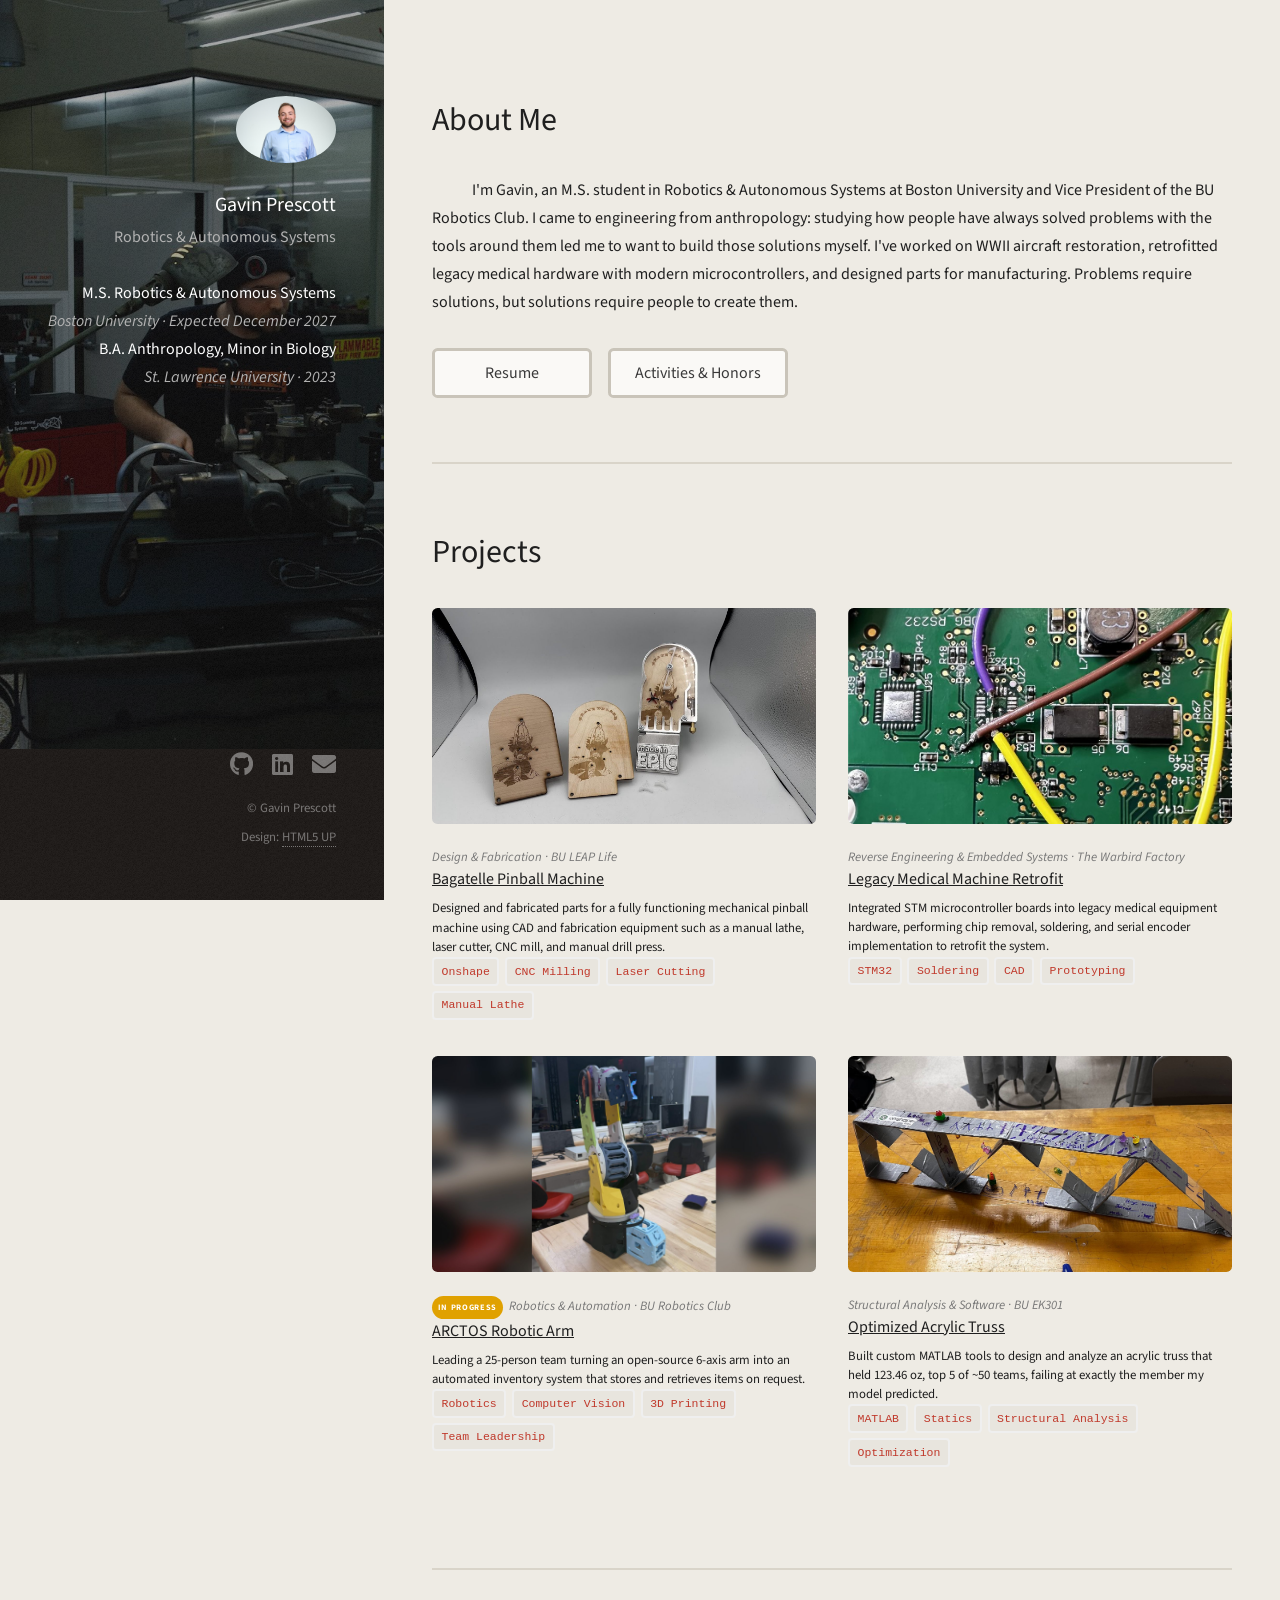
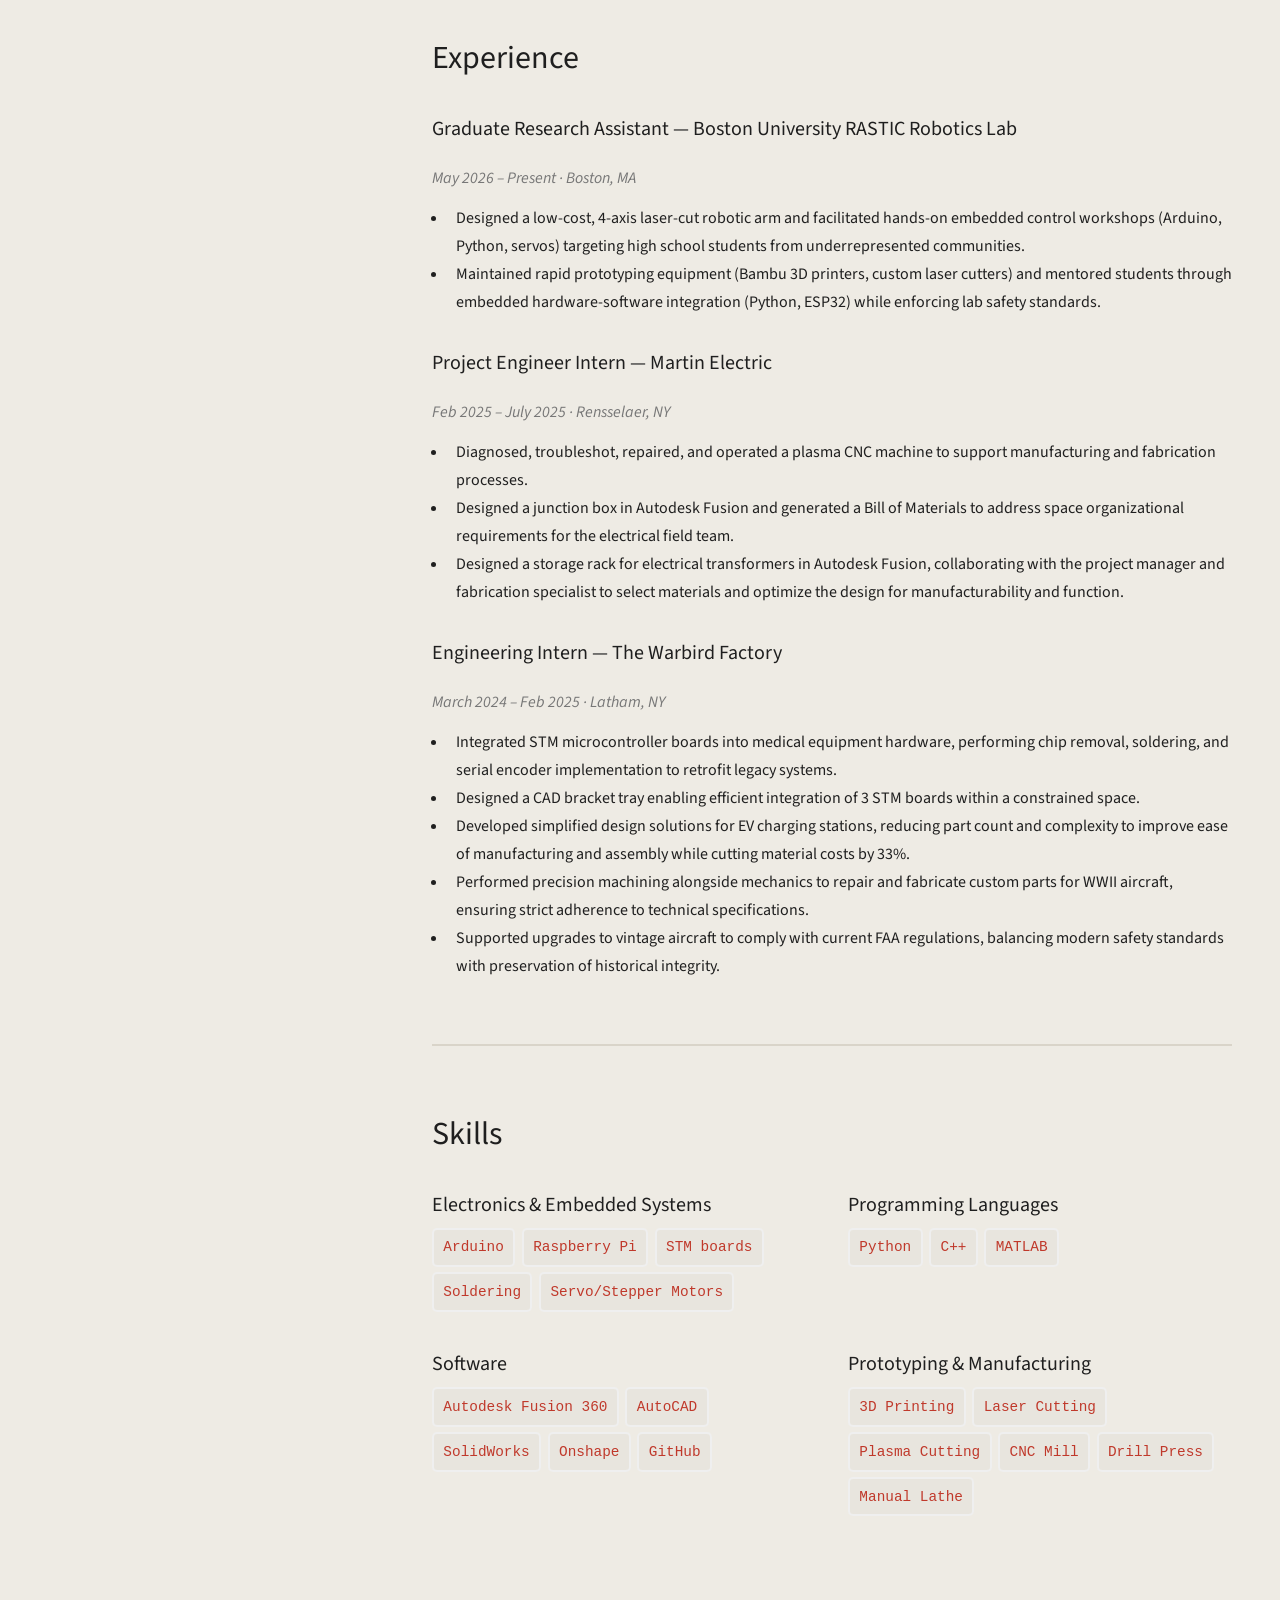
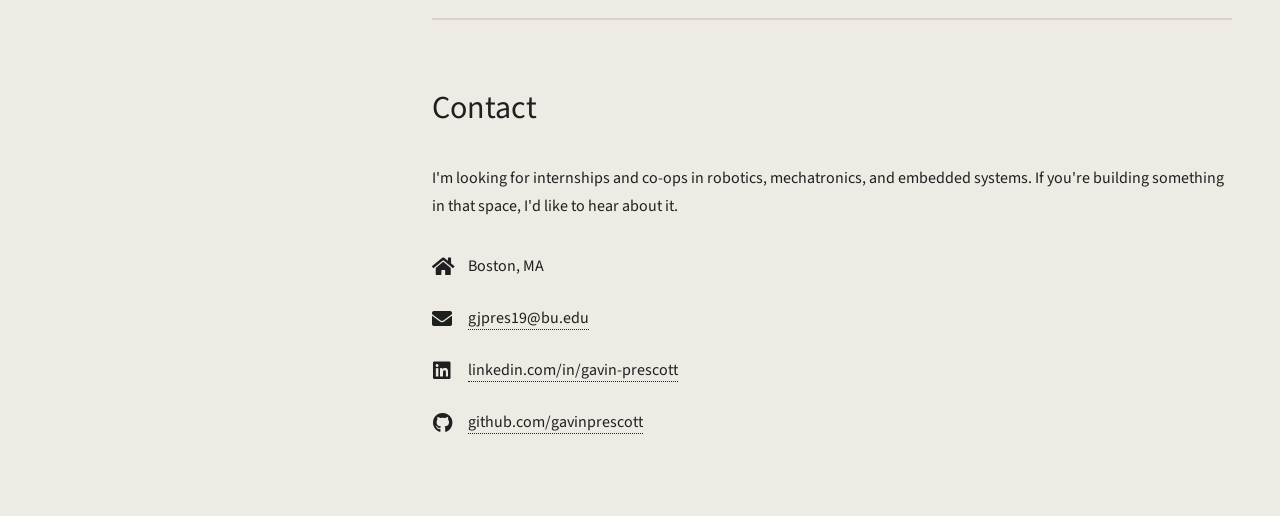
<file: index.html>
<!DOCTYPE HTML>
<!--
	Strata by HTML5 UP
	html5up.net | @ajlkn
	Free for personal and commercial use under the CCA 3.0 license (html5up.net/license)
	Keep the "Design: HTML5 UP" credit in the footer — the license requires it.
-->
<html lang="en">
	<head>
		<title>Gavin Prescott | Robotics Portfolio</title>
		<meta charset="utf-8" />
		<meta name="viewport" content="width=device-width, initial-scale=1" />
		<meta name="description" content="Gavin Prescott — Robotics &amp; Autonomous Systems M.S. student at Boston University. Projects in mechanical design, fabrication, and embedded systems." />
		<link rel="stylesheet" href="assets/css/main.css" />
		<link rel="stylesheet" href="assets/css/custom.css" />
		<link rel="icon" href="images/avatar.jpg" />
	</head>
	<body class="is-preload">

		<!-- ============================================================
		     HEADER (left sidebar) — same on every page.
		     If you change it here, change it in the other .html files too.
		     Sidebar background photo = images/bg.jpg
		     ============================================================ -->
			<header id="header">
				<div class="inner">
					<a href="index.html" class="image avatar"><img src="images/avatar.jpg" alt="Gavin Prescott" /></a>
					<h1><strong>Gavin Prescott</strong></h1>
					<p class="intro-subtitle">
						Robotics &amp; Autonomous Systems<br />
						<br />
						<b>M.S. Robotics &amp; Autonomous Systems</b><br />
						<i>Boston University &middot; Expected December 2027</i><br />
						<b>B.A. Anthropology, Minor in Biology</b><br />
						<i>St. Lawrence University &middot; 2023</i>
					</p>
				</div>
			</header>

		<!-- Main -->
			<div id="main">

				<!-- About -->
					<section id="about">
						<header class="major">
							<h2>About Me</h2>
						</header>
						<!-- DRAFT intro assembled from your resume + old site. Rewrite in your own voice. -->
						<p class="indent">I'm Gavin, an M.S. student in Robotics &amp; Autonomous Systems at Boston University and Vice President of the BU Robotics Club. I came to engineering from anthropology: studying how people have always solved problems with the tools around them led me to want to build those solutions myself. I've worked on WWII aircraft restoration, retrofitted legacy medical hardware with modern microcontrollers, and designed parts for manufacturing. <b>Problems require solutions, but solutions require people to create them.</b></p>
						<ul class="actions">
							<li><a href="Resume.html" class="button">Resume</a></li>
							<!-- Hidden for now: <li><a href="about.html" class="button">A More Personal Look</a></li> -->
							<li><a href="other.html" class="button">Activities &amp; Honors</a></li>
						</ul>
					</section>

				<!-- Projects — copy/paste a PROJECT CARD block to add more. Cards sit two per row. -->
					<section id="projects">
						<header class="major">
							<h2>Projects</h2>
						</header>
						<div class="row">

							<!-- PROJECT CARD: Bagatelle Pinball Machine -->
							<article class="col-6 col-12-xsmall work-item">
								<a href="bagatelle.html" class="image fit thumb"><img src="images/projects/bagatelle/thumb.jpg" alt="Bagatelle Pinball Machine" /></a>
								<p class="meta">Design &amp; Fabrication &middot; BU LEAP Life</p>
								<h3><a href="bagatelle.html">Bagatelle Pinball Machine</a></h3>
								<p>Designed and fabricated parts for a fully functioning mechanical pinball machine using CAD and fabrication equipment such as a manual lathe, laser cutter, CNC mill, and manual drill press.</p>
								<p class="tags">
									<code>Onshape</code>
									<code>CNC Milling</code>
									<code>Laser Cutting</code>
									<code>Manual Lathe</code>
								</p>
							</article>

							<!-- PROJECT CARD: Legacy Medical Machine Retrofit — detail page still WIP -->
							<article class="col-6 col-12-xsmall work-item">
								<a href="medical-retrofit.html" class="image fit thumb"><img src="images/projects/medical-retrofit/micro-solder-thumb.jpg" alt="Close-up of leads micro-soldered to a circuit board" /></a>
								<p class="meta">Reverse Engineering &amp; Embedded Systems &middot; The Warbird Factory</p>
								<h3><a href="medical-retrofit.html">Legacy Medical Machine Retrofit</a></h3>
								<p>Integrated STM microcontroller boards into legacy medical equipment hardware, performing chip removal, soldering, and serial encoder implementation to retrofit the system.</p>
								<p class="tags">
									<code>STM32</code>
									<code>Soldering</code>
									<code>CAD</code>
									<code>Prototyping</code>
								</p>
							</article>

							<!-- PROJECT CARD: ARCTOS Robotic Arm (in progress) -->
							<article class="col-6 col-12-xsmall work-item">
								<a href="arctos.html" class="image fit thumb"><img src="images/projects/arctos/thumb.jpg" alt="The club's assembled 3D-printed ARCTOS robotic arm" /></a>
								<p class="meta"><span class="wip-badge small">In Progress</span> Robotics &amp; Automation &middot; BU Robotics Club</p>
								<h3><a href="arctos.html">ARCTOS Robotic Arm</a></h3>
								<p>Leading a 25-person team turning an open-source 6-axis arm into an automated inventory system that stores and retrieves items on request.</p>
								<p class="tags">
									<code>Robotics</code>
									<code>Computer Vision</code>
									<code>3D Printing</code>
									<code>Team Leadership</code>
								</p>
							</article>

							<!-- HIDDEN (no project page yet). To show again, delete this comment wrapper.
<!~~ PROJECT CARD: 4-Axis Arm Workshop — TODO: make club-arm.html from project-template.html ~~>
							<article class="col-6 col-12-xsmall work-item">
								<a href="project-template.html" class="image fit thumb"><img src="images/projects/club-arm/thumb.jpg" alt="4-Axis Arm Workshop" /></a>
								<p class="meta">Teaching &middot; BU Robotics Club</p>
								<h3><a href="project-template.html">4-Axis Arm Workshop</a></h3>
								<p>Established and led a workshop centered on a laser cut 4-axis mechanical arm with positional servos, controllable via a servo testing board for manual operation and an Arduino for programmed control.</p>
								<p class="tags">
									<code>Arduino</code>
									<code>Servo Motors</code>
									<code>Laser Cutting</code>
									<code>Teaching</code>
								</p>
							</article>
							-->

							<!-- PROJECT CARD: Optimized Acrylic Truss -->
							<article class="col-6 col-12-xsmall work-item">
								<a href="truss.html" class="image fit thumb"><img src="images/projects/truss/thumb.jpg" alt="Decorated acrylic truss on the test stand" /></a>
								<p class="meta">Structural Analysis &amp; Software &middot; BU EK301</p>
								<h3><a href="truss.html">Optimized Acrylic Truss</a></h3>
								<p>Built custom MATLAB tools to design and analyze an acrylic truss that held 123.46 oz, top 5 of ~50 teams, failing at exactly the member my model predicted.</p>
								<p class="tags">
									<code>MATLAB</code>
									<code>Statics</code>
									<code>Structural Analysis</code>
									<code>Optimization</code>
								</p>
							</article>

						</div>
					</section>

				<!-- Experience (matches resume, Sept 2026) -->
					<section id="experience">
						<header class="major">
							<h2>Experience</h2>
						</header>

						<div class="experience-item">
							<h3>Graduate Research Assistant &mdash; Boston University RASTIC Robotics Lab</h3>
							<p class="meta">May 2026 &ndash; Present &middot; Boston, MA</p>
							<ul>
								<li>Designed a low-cost, 4-axis laser-cut robotic arm and facilitated hands-on embedded control workshops (Arduino, Python, servos) targeting high school students from underrepresented communities.</li>
								<li>Maintained rapid prototyping equipment (Bambu 3D printers, custom laser cutters) and mentored students through embedded hardware-software integration (Python, ESP32) while enforcing lab safety standards.</li>
							</ul>
						</div>

						<div class="experience-item">
							<h3>Project Engineer Intern &mdash; Martin Electric</h3>
							<p class="meta">Feb 2025 &ndash; July 2025 &middot; Rensselaer, NY</p>
							<ul>
								<li>Diagnosed, troubleshot, repaired, and operated a plasma CNC machine to support manufacturing and fabrication processes.</li>
								<li>Designed a junction box in Autodesk Fusion and generated a Bill of Materials to address space organizational requirements for the electrical field team.</li>
								<li>Designed a storage rack for electrical transformers in Autodesk Fusion, collaborating with the project manager and fabrication specialist to select materials and optimize the design for manufacturability and function.</li>
							</ul>
						</div>

						<div class="experience-item">
							<h3>Engineering Intern &mdash; The Warbird Factory</h3>
							<p class="meta">March 2024 &ndash; Feb 2025 &middot; Latham, NY</p>
							<ul>
								<li>Integrated STM microcontroller boards into medical equipment hardware, performing chip removal, soldering, and serial encoder implementation to retrofit legacy systems.</li>
								<li>Designed a CAD bracket tray enabling efficient integration of 3 STM boards within a constrained space.</li>
								<li>Developed simplified design solutions for EV charging stations, reducing part count and complexity to improve ease of manufacturing and assembly while cutting material costs by 33%.</li>
								<li>Performed precision machining alongside mechanics to repair and fabricate custom parts for WWII aircraft, ensuring strict adherence to technical specifications.</li>
								<li>Supported upgrades to vintage aircraft to comply with current FAA regulations, balancing modern safety standards with preservation of historical integrity.</li>
							</ul>
						</div>

						<!-- HIDDEN (not on current resume). To show again, delete this comment wrapper.
<div class="experience-item">
							<h3>Archaeological Field Technician &mdash; Hartgen Archeology</h3>
							<p class="meta">Aug 2023 &ndash; March 2024 &middot; Rensselaer, NY</p>
							<ul>
								<li>Coordinated with the public and construction teams to complete archaeological excavations on deadline, minimizing project disruptions while recovering artifacts with precision.</li>
							</ul>
						</div>

						<div class="experience-item">
							<!~~ From the notes in your old site — not on your resume. Check wording before publishing. ~~>
							<h3>GIS Research Assistant (TODO: confirm title) &mdash; St. Lawrence University &mdash; Dr. Shinu Anna Abraham</h3>
							<p class="meta">TODO: dates &middot; Canton, NY</p>
							<ul>
								<li>Learned QGIS and produced five maps published as supplementary figures in <i>&ldquo;Recent Developments in the Archaeology of Long-Distance Connections Across the Ancient Indian Ocean,&rdquo;</i> Annual Review of Anthropology, vol. 52, pp. 115&ndash;135 (2023). <a href="https://doi.org/10.1146/annurev-anthro-101819-110124" target="_blank" rel="noopener">DOI</a> &middot; <a href="https://www.annualreviews.org/content/journals/10.1146/annurev-anthro-101819-110124#supplementary_data" target="_blank" rel="noopener">Maps</a></li>
							</ul>
						</div>
						-->

					</section>

				<!-- Skills (from your 2026 resume) -->
					<section id="skills">
						<header class="major">
							<h2>Skills</h2>
						</header>
						<div class="skills-grid">

						<div class="skill-cat">
							<h3>Electronics &amp; Embedded Systems</h3>
							<p class="tags"><code>Arduino</code> <code>Raspberry Pi</code> <code>STM boards</code> <code>Soldering</code> <code>Servo/Stepper Motors</code></p>
						</div>

						<div class="skill-cat">
							<h3>Programming Languages</h3>
							<p class="tags"><code>Python</code> <code>C++</code> <code>MATLAB</code></p>
						</div>

						<div class="skill-cat">
							<h3>Software</h3>
							<p class="tags"><code>Autodesk Fusion 360</code> <code>AutoCAD</code> <code>SolidWorks</code> <code>Onshape</code> <code>GitHub</code></p>
						</div>

						<div class="skill-cat">
							<h3>Prototyping &amp; Manufacturing</h3>
							<p class="tags"><code>3D Printing</code> <code>Laser Cutting</code> <code>Plasma Cutting</code> <code>CNC Mill</code> <code>Drill Press</code> <code>Manual Lathe</code></p>
						</div>

						</div>
					</section>

				<!-- Contact -->
					<section id="contact">
						<header class="major">
							<h2>Contact</h2>
						</header>
						<p>I'm looking for internships and co-ops in robotics, mechatronics, and embedded systems. If you're building something in that space, I'd like to hear about it.</p>
						<ul class="labeled-icons">
							<li>
								<h3 class="icon solid fa-home"><span class="label">Location</span></h3>
								Boston, MA
							</li>
							<li>
								<h3 class="icon solid fa-envelope"><span class="label">Email</span></h3>
								<a href="mailto:gjpres19@bu.edu">gjpres19@bu.edu</a>
							</li>
							<li>
								<h3 class="icon brands fa-linkedin"><span class="label">LinkedIn</span></h3>
								<a href="https://www.linkedin.com/in/gavin-prescott/" target="_blank" rel="noopener">linkedin.com/in/gavin-prescott</a>
							</li>
							<li>
								<h3 class="icon brands fa-github"><span class="label">GitHub</span></h3>
								<a href="https://github.com/gavinprescott" target="_blank" rel="noopener">github.com/gavinprescott</a>
							</li>
						</ul>
					</section>

			</div>

		<!-- Footer -->
			<footer id="footer">
				<div class="inner">
					<ul class="icons">
						<li><a href="https://github.com/gavinprescott" target="_blank" rel="noopener" class="icon brands fa-github"><span class="label">GitHub</span></a></li>
						<li><a href="https://www.linkedin.com/in/gavin-prescott/" target="_blank" rel="noopener" class="icon brands fa-linkedin"><span class="label">LinkedIn</span></a></li>
						<li><a href="mailto:gjpres19@bu.edu" class="icon solid fa-envelope"><span class="label">Email</span></a></li>
					</ul>
					<ul class="copyright">
						<li>&copy; Gavin Prescott</li><li>Design: <a href="http://html5up.net">HTML5 UP</a></li>
					</ul>
				</div>
			</footer>

		<!-- Scripts -->
			<script src="assets/js/jquery.min.js"></script>
			<script src="assets/js/jquery.poptrox.min.js"></script>
			<script src="assets/js/browser.min.js"></script>
			<script src="assets/js/breakpoints.min.js"></script>
			<script src="assets/js/util.js"></script>
			<script src="assets/js/main.js"></script>

	</body>
</html>
</file>
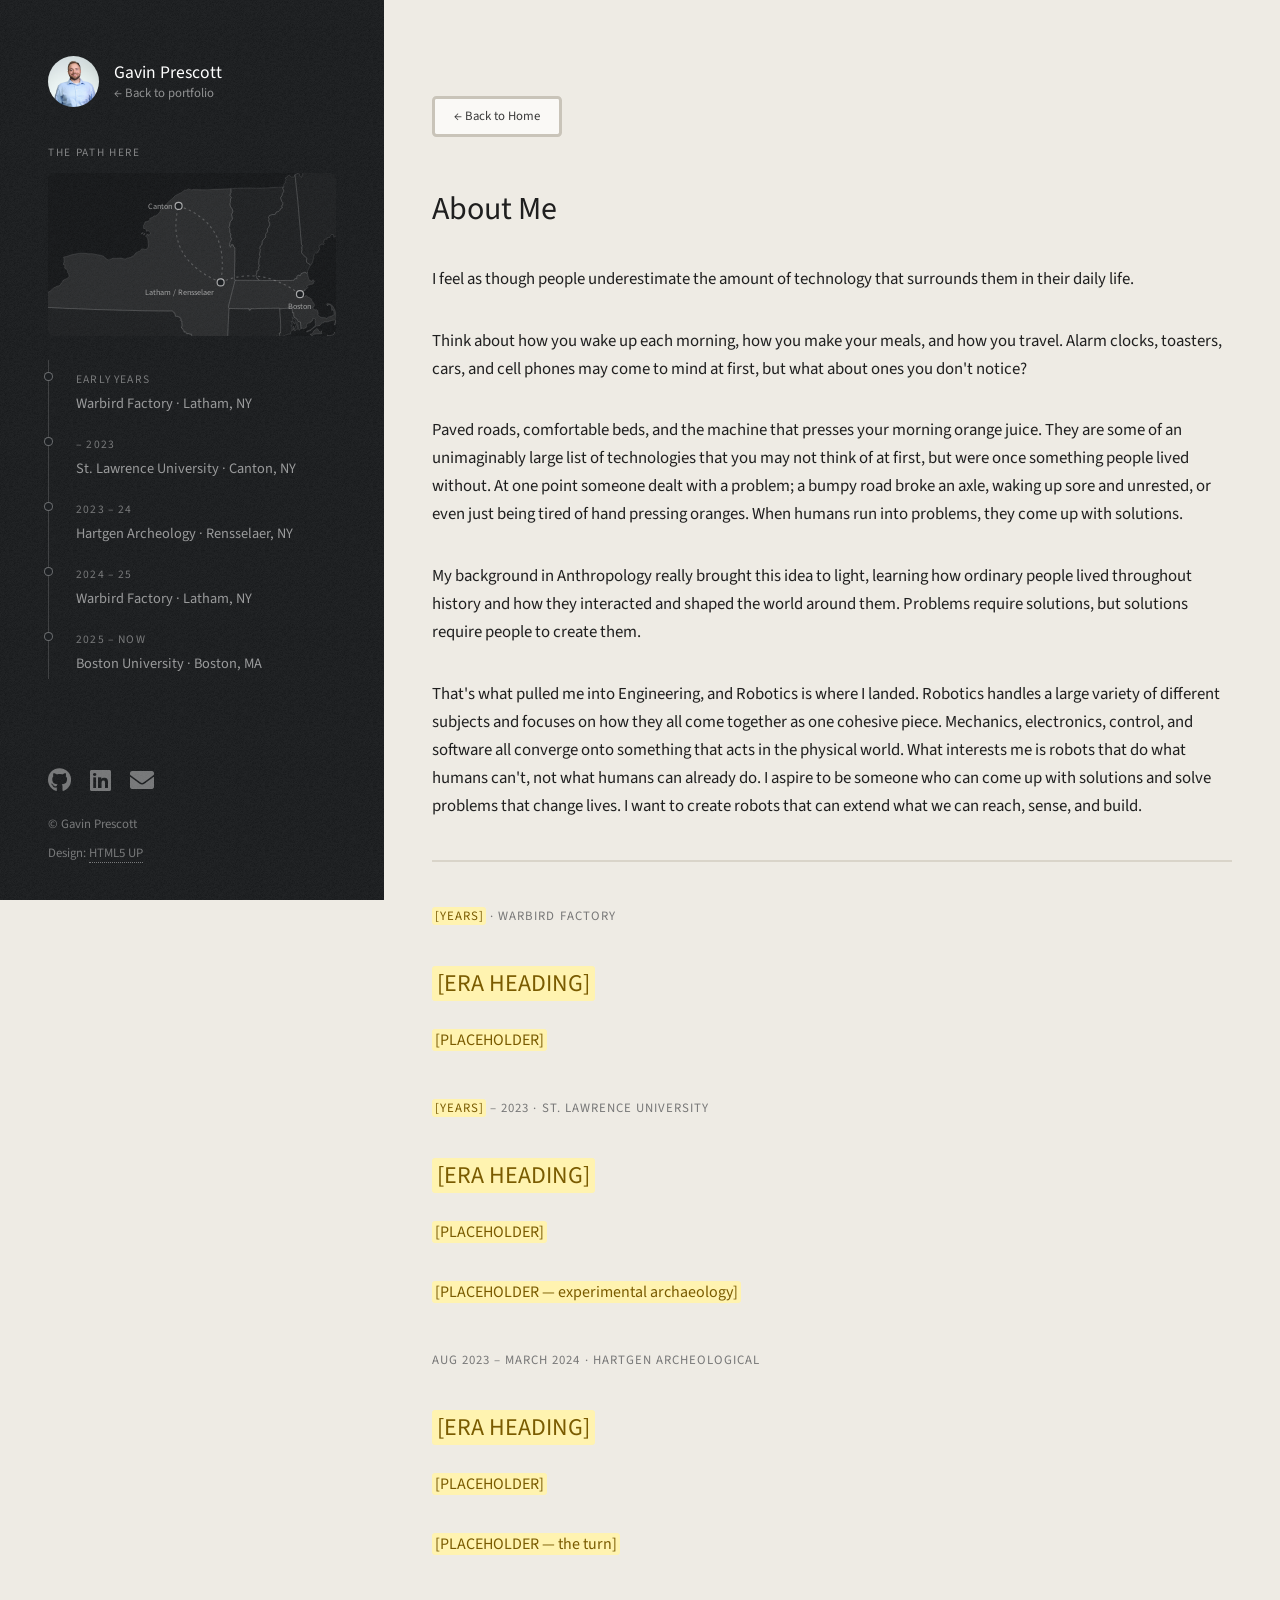
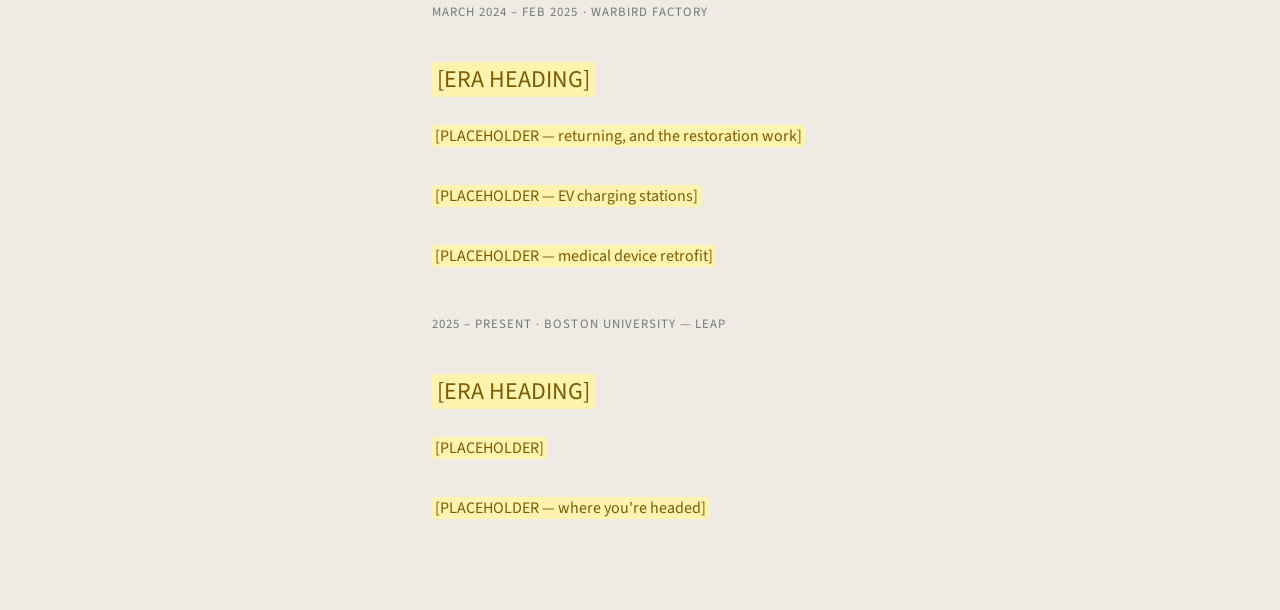
<file: about.html>
<!DOCTYPE HTML>
<!--
	Strata by HTML5 UP
	html5up.net | @ajlkn
	Free for personal and commercial use under the CCA 3.0 license (html5up.net/license)
	Keep the "Design: HTML5 UP" credit in the footer — the license requires it.
-->
<html lang="en">
	<head>
		<title>About Me | Gavin Prescott</title>
		<meta charset="utf-8" />
		<meta name="viewport" content="width=device-width, initial-scale=1" />
		<meta name="description" content="Gavin Prescott — Robotics &amp; Autonomous Systems M.S. student at Boston University. Projects in mechanical design, fabrication, and embedded systems." />
		<link rel="stylesheet" href="assets/css/main.css" />
		<link rel="stylesheet" href="assets/css/custom.css" />
		<link rel="icon" href="images/avatar.jpg" />
	</head>
	<body class="is-preload journey-page">

		<!-- ============================================================
		     HEADER (left sidebar) — same on every page.
		     If you change it here, change it in the other .html files too.
		     Sidebar background photo = images/bg.jpg
		     ============================================================ -->
			<header id="header" class="journey-header">
				<div class="inner journey">
					<a href="index.html" class="journey-home"><img src="images/avatar.jpg" alt="" /><span><strong>Gavin Prescott</strong><em>&larr; Back to portfolio</em></span></a>

					<p class="journey-kicker">The path here</p>
					<!-- Map: New England / New York. Pins + route are driven by assets/js/journey.js.
					     Each timeline item's data-place must match a pin's data-place. -->
					<svg class="journey-map" viewBox="20 20 370 210" role="img" aria-label="Map of New York and Massachusetts showing Canton, the Capital Region, and Boston">
							<g class="states">
<path class="st" d="M441.0,73.6L442.9,73.1L442.1,74.7ZM436.4,75.7L437.0,71.9L437.9,73.4L440.7,75.6L438.8,77.8L438.0,76.3ZM434.6,66.2L434.8,64.3L436.5,67.3ZM423.4,72.7L425.2,72.4L425.8,74.2ZM422.1,92.7L423.1,91.0L423.5,94.3ZM420.0,79.4L420.9,77.4L424.1,75.2L425.7,77.3L424.6,77.8L426.7,81.1L425.3,83L423.0,83.7L421.3,82.8L421.9,81.6L421.3,79.4ZM418.7,72.2L420.2,69.0L420.2,66.2L421.3,65.0L422.2,66.1L421.1,67.7L421.4,69.3L420.6,72.5L419.3,73.9ZM357.2,138.1L352.2,134.7L352.1,131.6L352.8,129.7L347.0,124.3L345.6,121.9L346.5,117.4L345.9,117.0L346.6,113.0L345.7,112.0L344.4,98.1L344.2,94.1L340.9,55.7L337.3,22.0L340.1,21.2L340.0,19.7L343.4,21.4L343.3,23.1L344.3,25.0L345.8,25.6L347.3,21.7L347.4,17.9L346.6,16.7L348.0,15.0L349.1,15.0L350.8,16.9L353.5,17.2L353.6,15.4L350.3,11.9L350.1,10.5L352.7,5.5L354.4,4.2L355.8,2.3L356.8,2.2L358.7,0.3L361.7,-1.5L360.4,-4.6L363.0,-7.7L365.8,-9.8L366.3,-12.4L365.4,-13.6L363.5,-13.5L363.4,-16.4L364.6,-18.2L363.5,-18.8L365.3,-21.2L365.9,-23.3L363.8,-25.1L365.6,-30.4L366.6,-31.2L366.4,-32.9L368.5,-34.4L370.1,-37.2L371.5,-37.6L372.8,-52.2L397.7,-93.8L399.3,-93.8L402.9,-92.3L404.2,-92.6L404.0,-89.9L404.6,-83.6L405.2,-82.9L410.1,-79.9L413.1,-82.1L416.3,-83.7L419.9,-84.0L421.1,-86.5L424.9,-87.3L428.1,-87.0L427.8,-89.7L429.8,-90.9L433.0,-90.9L436.0,-89.5L436.6,-88.1L441.1,-85.4L446.1,-79.9L446.2,-79.3L449.9,-77.3L452.0,-53.0L455.0,-22.1L455.2,-18.9L456.4,-17.7L454.7,-15.8L456.7,-12.8L454.9,-11.1L455.6,-5.1L458.6,-4.5L458.9,-5.4L460.5,-3.0L463.0,-2.0L467.0,-1.3L468.8,-2.3L470.1,0.3L470.4,2.8L468.7,2.6L467.4,3.7L468.5,6.6L470.9,9.2L470.0,12.6L468.9,14.5L472.3,19.4L472.4,20.5L474.9,22.0L476.5,20.6L476.5,18.6L479.0,19.7L481.5,19.6L483.4,21.9L484.4,24.1L483.4,24.8L484.9,26.1L486.8,30.4L489.0,31.9L489.6,37.1L488.2,39.5L486.9,39.5L486.5,41.0L482.8,46.4L479.7,47.8L480.3,48.7L478.3,49.3L479.0,47.3L478.1,43.6L474.6,45.3L476.5,47.7L475.1,49.8L473.5,49.3L472.0,52.0L470.3,51.4L469.0,52.0L469.4,53.6L471.7,55.2L469.0,58.0L467.1,56.1L466.0,53.6L464.4,54.2L464.1,55.9L463.0,55.9L461.9,53.3L461.2,56.2L460.0,56.9L459.3,60.3L458.3,59.5L457.6,61.7L456.9,59.9L454.5,62.4L453.7,61.2L452.5,65.5L450.2,63.9L450.1,62.3L448.8,63.3L447.3,63.1L447.8,66.0L445.9,69.3L447.5,70.7L442.9,71.8L439.7,70.6L437.2,66.0L437.9,64.6L440.8,63.2L439.4,61.3L437.8,63.0L437.9,61.0L436.6,61.2L437.0,64.2L436.3,64.3L436.1,61.4L433.1,64.2L433.9,65.7L433.2,67.7L435.3,70.5L435.0,72.5L432.2,76.2L433.5,76.6L432.0,78.1L433.6,80.5L433.2,83.6L431.1,84.2L430.4,80.5L431.2,80.2L430.6,77.8L428.2,76.0L427.4,73.2L429.3,70.7L426.6,69.1L427.3,67.9L426.0,67.6L423.6,68.7L423.4,63.6L424.7,61.6L424.7,59.3L423.7,58.8L422.9,60.9L421.2,62.8L419.6,61.5L418.8,62.9L416.8,63.3L418.9,66.7L418.7,68.9L417.2,70.1L416.0,73.3L415.7,76.6L414.2,80.2L416.9,81.3L415.2,82.7L416.7,85.1L415.5,86.9L411.9,87.0L410.4,90.3L408.4,90.5L408.3,93.1L406.8,93.6L406.7,91.3L407.5,89.6L406.2,89.0L405.9,90.4L404.4,91.0L404.8,88.1L402.4,88.7L402.7,91.0L400.7,92.8L400.2,95.0L398.4,92.9L398.3,95.0L396.3,96.5L394.7,95.5L394.4,98.4L392.6,96.3L391.1,100.5L388.0,101.9L387.4,102.8L386.5,99.1L384.3,99.0L382.4,101.0L381.9,102.8L379.2,102.8L378.4,105.0L375.6,105.0L374.4,107.3L374.1,109.5L374.9,110.8L373.9,112.3L372.1,111.1L369.2,112.6L368.1,114.7L369.0,117.7L368.1,119.6L366.7,120.4L367.2,121.8L365.4,123.0L363.5,122.9L362.2,124.1L360.9,128.6L361.6,129.4L359.9,133.1L360.1,134.0L358.4,137.4Z"/>
<path class="st st-hl" d="M378.4,228.0L380.3,229.0L384.4,228.5L386.9,227.6L388.4,224.4L390.9,229.0L390.8,230.3L389.4,231.1L384.8,231.2L378.9,228.8ZM356.6,226.9L359.2,226.8L361.6,222.7L365.2,219.8L366.8,220.4L368.0,223.4L370.1,224.5L371.4,222.7L371.5,226.4L365.7,226.7L361.4,227.3L359.0,229.5ZM260.3,157.8L291.1,158.0L318.4,158.1L335.7,158.0L336.9,155.8L339.8,155.7L339.6,152.9L341.5,151.2L344.2,151.9L345.3,149.1L350.1,147.4L352.2,148.6L353.3,148.0L353.7,151.2L355.3,157.2L358.8,159.1L360.3,157.2L362.3,158.6L360.4,162.7L357.2,163.2L352.1,165.0L353.8,167.2L351.5,169.5L350.5,169.2L349.9,171.8L349.3,170.0L347.9,172.5L349.6,175.7L347.7,175.3L347.1,176.6L348.3,177.7L347.6,179.0L349.6,179.5L350.3,177.9L352.3,177.4L353.6,179.4L357.0,180.5L358.7,182.3L359.1,184.4L362.2,188.4L362.2,190.6L361.3,192.4L359.7,192.7L360.1,193.7L363.2,195.9L364.8,195.4L366.0,196.4L367.3,200.1L366.7,202.3L368.6,204.4L371.9,205.8L376.7,206.1L378.0,207.0L380.5,204.9L383.1,204.4L386.8,202.7L387.6,201.5L387.2,198.0L386.2,195.4L384.5,196.8L384.3,192.5L383.4,190.1L381.3,188.7L380.0,189.1L379.4,190.9L377.8,188.3L379.5,187.7L382.5,188.4L385.8,190.8L388.6,196.1L390.2,201.3L390.8,207.4L389.1,213.3L388.9,215.3L387.9,214.9L389.3,209.9L388.3,208.9L384.7,209.3L378.8,211.4L374.6,211.3L373.7,212.6L371.3,213.1L369.4,215.9L364.8,216.6L360.2,219.8L358.1,222.0L355.2,223.4L352.0,224.2L352.8,223.0L357.6,221.3L359.7,219.1L363.0,216.7L363.6,214.9L363.0,209.7L363.8,207.8L360.1,206.8L360.2,209.5L359.2,208.9L358.8,211.2L356.8,211.1L357.2,212.5L352.9,213.2L352.0,215.5L352.4,217.4L351.6,218.8L348.2,220.0L346.5,219.3L345.1,220.0L344.3,211.5L341.7,210.9L340.5,209.1L339.1,207.0L336.4,205.6L335.6,203.2L335.7,199.5L334.0,199.9L333.7,193.3L317.7,194.5L317.5,193.7L289.5,194.1L286.5,194.4L280.6,194.3L280.3,196.0L278.3,196.3L278.4,194.3L270.9,194.4L254.6,194.1L252.5,194.2L251.6,192.3L256.0,174.6Z"/>
<path class="st" d="M171.5,320.5L173.6,317.6L174.9,316.2L175.6,313.5L177.3,311.6L179.8,309.7L185.3,308.6L188.8,306.5L188.8,303.5L191.1,302.3L192.1,300.9L197.0,297.7L199.6,297.0L201.3,294.7L202.7,295.0L205.1,293.3L203.1,290.1L200.3,288.3L199.3,286.0L196.3,283.6L195.3,280.5L191.7,279.7L191.2,277.7L191.4,273.4L190.0,271.8L187.6,272.0L186.3,271.4L186.1,267.6L187.1,266.3L185.9,265.3L187.2,260.9L188.8,261.1L192.0,256.0L188.6,250.7L190.5,248.5L193.0,247.2L195.3,244.7L194.7,243.7L197.1,242.1L198.6,239.9L200.6,234.4L203.7,231.3L205.9,230.7L218.3,238.3L237.0,249.1L237.4,250.0L234.7,258.4L233.0,261.3L232.5,264.2L231.7,265.2L230.7,266.7L225.5,268.4L224.9,272.1L223.7,272.8L223.3,275.1L223.3,277.0L226.0,278.2L228.2,277.4L231.7,279.3L233.7,279.7L234.2,277.7L234.8,281.8L234.5,286.5L232.6,294.7L230.8,305.8L230.2,313.5L224.5,324.3L223.0,326.5L221.7,326.9L222.1,328.4L220.7,330.8L217.8,333.7L217.7,334.5L213.2,337.0L208.6,341.9L205.6,347.2L202.4,353.8L199.5,356.5L196.8,357.1L195.2,356.5L196.0,352.6L198.2,348.2L198.6,345.2L195.6,343.5L193.0,343.3L192.1,342.2L189.5,342.3L188.5,343.9L187.2,342.9L186.9,340.8L184.3,339.1L183.9,337.8L182.4,338.3L180.3,335.2L179.3,335.6L176.7,333.0L175.2,330.5L172.5,329.3L173.4,323.1L171.7,321.8Z"/>
<path class="st" d="M-19.2,191.5L-12.3,189.2L-5.9,186.3L-4.6,185.3L-3.1,182.7L-1.3,182.7L-0.9,184.0L4.1,181.0L10.8,178.1L10.0,192.1L10.2,192.2L44.4,194.0L55.1,194.3L78.2,195.3L111.9,196.3L126.5,196.5L141.8,197.0L165.3,197.3L180.1,197.3L182.1,199.9L182.8,199.8L183.9,204.2L185.9,204.1L189.7,205.6L191.1,207.8L190.0,209.2L191.9,210.1L192.2,217.3L191.1,217.8L194.6,222.8L194.7,224.4L196.2,224.1L198.3,225.6L198.1,226.4L201.6,226.3L202.0,227.3L204.2,226.9L204.1,228.2L205.9,230.7L203.7,231.3L200.6,234.4L198.6,239.9L197.1,242.1L194.7,243.7L195.3,244.7L193.0,247.2L190.5,248.5L188.6,250.7L192.0,256.0L188.8,261.1L187.2,260.9L185.9,265.3L187.1,266.3L186.1,267.6L186.3,271.4L187.6,272.0L190.0,271.8L191.4,273.4L191.2,277.7L191.7,279.7L195.3,280.5L196.3,283.6L199.3,286.0L200.3,288.3L203.1,290.1L205.1,293.3L202.7,295.0L201.3,294.7L199.6,297.0L197.0,297.7L192.1,300.9L191.1,302.3L188.8,303.5L188.8,306.5L185.3,308.6L179.8,309.7L177.3,311.6L174.1,309.9L170.9,309.6L167.5,310.5L165.3,312.0L162.4,315.7L131.2,315.3L114.2,315.0L92.5,314.4L58.6,313.1L14.9,311.1L-9.0,309.8L-26.8,308.7L-23.7,261.0Z"/>
<path class="st" d="M252.5,194.2L254.6,194.1L270.9,194.4L278.4,194.3L278.3,196.3L280.3,196.0L280.6,194.3L286.5,194.4L289.5,194.1L317.5,193.7L317.7,194.5L317.9,199.3L318.7,209.2L318.9,215.9L318.8,225.3L317.2,225.7L317.7,229.1L316.7,230.4L315.6,229.6L313.3,229.6L310.4,230.8L307.8,230.7L306.0,231.8L303.8,230.7L303.0,232.3L296.2,234.1L295.7,233.3L293.6,233.3L289.9,234.9L289.0,234.0L285.3,234.0L284.4,235.2L281.8,234.3L276.3,235.6L275.8,233.0L274.5,233.7L271.9,237.5L270.3,237.5L267.2,240.8L265.4,239.9L262.1,242.5L261.1,242.0L257.9,243.3L258.6,244.2L257.2,245.7L253.1,246.3L250.1,248.7L248.8,248.1L246.7,249.7L246.8,248.2L243.9,243.7L253.4,237.7L250.7,233.4L251.1,226.2L251.6,213.0Z"/>
<path class="st" d="M322.7,37.9L323.0,34.8L325.3,31.9L324.8,31.2L326.1,27.8L324.4,26.3L326.7,25.7L327.2,24.5L330.0,22.5L332.1,25.2L335.8,25.2L337.3,22.0L340.9,55.7L344.2,94.1L344.4,98.1L345.7,112.0L346.6,113.0L345.9,117.0L346.5,117.4L345.6,121.9L347.0,124.3L352.8,129.7L352.1,131.6L352.2,134.7L357.2,138.1L353.5,146.0L353.3,148.0L352.2,148.6L350.1,147.4L345.3,149.1L344.2,151.9L341.5,151.2L339.6,152.9L339.8,155.7L336.9,155.8L335.7,158.0L318.4,158.1L291.1,158.0L289.8,155.7L288.9,156.2L287.2,151.7L288.3,148.4L288.4,145.8L290.1,145.3L291.2,143.3L290.3,141.0L291.5,139.5L290.7,136.6L291.1,130.4L292.6,127.5L291.7,124.9L292.9,118.8L292.1,117.2L292.7,113.9L294.7,112.4L295.4,107.5L296.5,105.5L299.0,103.5L299.7,101.5L299.5,98.6L302.0,95.6L301.8,91.8L303.4,89.7L304.9,86.6L304.8,84.5L303.4,81.5L304.1,78.9L303.2,77.4L304.5,74.7L309.1,73.1L310.4,73.6L312.5,72.6L313.1,70.2L316.3,69.5L318.1,67.7L319.0,65.6L321.0,64.6L320.1,62.0L321.6,61.3L321.7,58.1L320.3,56.4L318.7,51.9L320.6,49.5L321.0,46.6L323.2,43.2L321.3,39.3Z"/>
<path class="st st-hl" d="M309.9,234.0L310.3,233.2L314.1,232.1L311.2,234.1ZM306.0,242.3L306.6,241.4L308.2,242.1L308.3,244.3L307.4,242.8ZM303.0,238.0L305.2,237.2L303.6,239.2ZM230.7,266.7L231.4,269.7L230.2,271.5L224.8,275.0L223.3,275.1L223.7,272.8L224.9,272.1L225.5,268.4ZM142.5,99.4L144.6,97.2L143.9,99.2ZM139.5,98.5L141.2,96.7L142.4,97.0ZM10.8,178.1L15.5,176.0L23.1,171.4L27.3,167.6L31.5,165.6L35.1,164.6L36.8,161.6L38.6,160.1L39.3,157.8L44.4,155.5L47.1,153.2L46.7,149.6L45.0,147.7L45.3,145.8L44.5,144.1L41.4,142.4L41.7,138.3L39.3,137.5L40.7,134.2L40.3,128.6L39.9,128.0L43.8,127.2L49.0,125.5L56.7,123.8L62.2,123.1L66.6,123.2L71.8,123.8L76.7,123.6L88.3,125.9L91.4,126.8L93.3,129.0L96.4,131.2L98.0,131.7L103.5,129.6L108.3,129.7L114.1,129.3L116.9,130.2L120.1,130.4L122.0,129.3L126.1,128.5L128.6,126.7L129.8,126.7L132.4,123.2L136.6,120.4L137.9,120.1L140.5,117.7L142.4,117.5L145.1,118.2L147.4,117.4L148.7,115.1L149.0,111.2L147.9,103.1L145.3,101.3L146.8,99.1L148.7,98.6L148.9,100.1L151.8,98.3L151.4,96.4L148.9,94.3L145.9,94.9L146.6,93.6L144.6,91.3L142.6,91.2L142.8,87.6L145.0,82.5L147.6,82.3L150.7,80.5L150.7,78.4L153.1,77.4L156.7,75.0L157.9,75.2L160.1,74.0L163.5,70.6L164.0,68.6L165.6,66.3L171.1,61.0L175.3,56.5L182.7,50.3L182.6,49.7L191.6,44.9L195.1,42.1L197.4,42.1L200.3,40.4L203.9,41.7L206.4,41.3L218.4,41.6L225.4,41.5L239.6,40.7L242.7,40.7L255.0,40.1L255.2,44.9L254.3,46.3L253.9,49.1L255.6,51.6L254.4,54.1L254.2,58.2L253.7,59.6L254.3,62.8L256.9,66.6L257.5,69.7L255.9,73.3L257.0,78.4L256.5,80.0L254.0,82.9L253.4,86.9L252.4,90.4L253.6,91.6L253.6,96.2L255.0,99.2L254.3,102.0L256.0,104.6L253.9,108.9L253.1,114.0L254.5,115.2L255.3,112.2L257.9,112.2L258.2,114.5L260.0,115.8L260.1,131.1L259.6,150.0L259.7,153.3L259.2,154.9L260.3,157.8L256.0,174.6L251.6,192.3L252.5,194.2L251.6,213.0L251.1,226.2L250.7,233.4L253.4,237.7L243.9,243.7L246.8,248.2L246.7,249.7L245.8,251.6L242.8,253.5L242.6,257.0L240.8,257.0L242.1,259.6L244.5,255.7L246.1,256.3L247.5,254.4L250.4,253.2L253.0,253.1L253.5,251.6L256.6,252.9L256.9,251.0L258.2,252.2L261.0,252.5L263.6,253.5L266.8,252.2L267.0,250.3L269.4,249.9L270.8,250.4L281.4,250.0L286.9,248.9L288.8,248.1L293.0,245.1L294.2,243.3L295.9,242.7L297.6,240.4L300.5,239.4L302.2,239.4L299.8,241.8L298.5,242.1L300.7,243.4L301.4,245.4L303.8,245.8L305.3,244.7L307.7,247.8L309.8,247.0L313.0,244.7L313.2,243.4L315.6,242.9L317.3,243.3L316.6,244.3L307.3,248.8L296.5,254.7L289.5,257.7L278.2,262.1L270.8,265.8L264.7,267.8L260.9,268.4L260.0,267.7L251.0,270.6L242.4,270.3L235.9,272.8L236.3,271.1L233.0,271.2L233.4,270.1L231.8,268.4L232.8,266.8L231.7,265.2L232.5,264.2L233.0,261.3L234.7,258.4L237.4,250.0L237.0,249.1L218.3,238.3L205.9,230.7L204.1,228.2L204.2,226.9L202.0,227.3L201.6,226.3L198.1,226.4L198.3,225.6L196.2,224.1L194.7,224.4L194.6,222.8L191.1,217.8L192.2,217.3L191.9,210.1L190.0,209.2L191.1,207.8L189.7,205.6L185.9,204.1L183.9,204.2L182.8,199.8L182.1,199.9L180.1,197.3L165.3,197.3L141.8,197.0L126.5,196.5L111.9,196.3L78.2,195.3L55.1,194.3L44.4,194.0L10.2,192.2L10.0,192.1Z"/>
<path class="st" d="M255.0,40.1L264.4,39.6L279.6,39.3L284.9,39.5L293.1,39.5L300.6,39.2L322.7,37.9L321.3,39.3L323.2,43.2L321.0,46.6L320.6,49.5L318.7,51.9L320.3,56.4L321.7,58.1L321.6,61.3L320.1,62.0L321.0,64.6L319.0,65.6L318.1,67.7L316.3,69.5L313.1,70.2L312.5,72.6L310.4,73.6L309.1,73.1L304.5,74.7L303.2,77.4L304.1,78.9L303.4,81.5L304.8,84.5L304.9,86.6L303.4,89.7L301.8,91.8L302.0,95.6L299.5,98.6L299.7,101.5L299.0,103.5L296.5,105.5L295.4,107.5L294.7,112.4L292.7,113.9L292.1,117.2L292.9,118.8L291.7,124.9L292.6,127.5L291.1,130.4L290.7,136.6L291.5,139.5L290.3,141.0L291.2,143.3L290.1,145.3L288.4,145.8L288.3,148.4L287.2,151.7L288.9,156.2L289.8,155.7L291.1,158.0L260.3,157.8L259.2,154.9L259.7,153.3L259.6,150.0L260.1,131.1L260.0,115.8L258.2,114.5L257.9,112.2L255.3,112.2L254.5,115.2L253.1,114.0L253.9,108.9L256.0,104.6L254.3,102.0L255.0,99.2L253.6,96.2L253.6,91.6L252.4,90.4L253.4,86.9L254.0,82.9L256.5,80.0L257.0,78.4L255.9,73.3L257.5,69.7L256.9,66.6L254.3,62.8L253.7,59.6L254.2,58.2L254.4,54.1L255.6,51.6L253.9,49.1L254.3,46.3L255.2,44.9Z"/>
<path class="st" d="M341.7,210.9L344.3,211.5L345.1,220.0L342.4,222.1L341.3,217.6L341.5,214.8L340.1,213.8L340.7,220.9L338.3,220.9L338.1,222.5L336.7,222.9L336.4,220.4L338.5,216.1L339.5,213.0ZM335.2,211.9L335.9,211.6L337.5,213.8L336.9,214.2ZM334.3,222.4L335.0,220.0L334.4,219.0L335.0,216.5L335.6,217.3L335.8,221.1ZM326.7,238.3L328.1,234.7L328.8,235.3L329.1,238.7ZM316.7,230.4L317.7,229.1L317.2,225.7L318.8,225.3L318.9,215.9L318.7,209.2L317.9,199.3L317.7,194.5L333.7,193.3L334.0,199.9L335.7,199.5L335.6,203.2L336.4,205.6L339.1,207.0L340.5,209.1L340.2,211.1L338.3,213.0L337.4,211.2L337.9,209.6L335.2,207.3L334.0,205.6L334.9,211.3L331.8,210.7L333.6,212.3L333.9,215.7L332.2,216.2L333.4,218.6L333.6,221.8L332.2,223.8L331.3,227.1L329.6,226.9L325.8,227.9L322.1,229.6L316.8,231.1Z"/>
							</g>
							<g class="route">
								<path class="seg" data-to="2" d="M241.8,160.6 Q170,130 187.8,62.3"/>
								<path class="seg" data-to="3" d="M187.8,62.3 Q255,85 241.8,160.6"/>
								<path class="seg" data-to="5" d="M241.8,160.6 Q292,138 343.7,175.7"/>
							</g>
							<g class="pins">
								<g class="pin" data-place="canton" transform="translate(187.8,62.3)"><circle class="pulse" r="9"/><circle class="dot" r="4.5"/><text x="-9" y="4" text-anchor="end">Canton</text></g>
								<g class="pin" data-place="capital" transform="translate(241.8,160.6)"><circle class="pulse" r="9"/><circle class="dot" r="4.5"/><text x="-9" y="16" text-anchor="end">Latham / Rensselaer</text></g>
								<g class="pin" data-place="boston" transform="translate(343.7,175.7)"><circle class="pulse" r="9"/><circle class="dot" r="4.5"/><text x="0" y="19" text-anchor="middle">Boston</text></g>
							</g>
						</svg>

					<ol class="journey-timeline">
						<li data-era="1" data-place="capital"><a href="#era-1"><span class="yr">Early years</span><span class="pl">Warbird Factory &middot; Latham, NY</span></a></li>
						<li data-era="2" data-place="canton"><a href="#era-2"><span class="yr">&ndash; 2023</span><span class="pl">St. Lawrence University &middot; Canton, NY</span></a></li>
						<li data-era="3" data-place="capital"><a href="#era-3"><span class="yr">2023 &ndash; 24</span><span class="pl">Hartgen Archeology &middot; Rensselaer, NY</span></a></li>
						<li data-era="4" data-place="capital"><a href="#era-4"><span class="yr">2024 &ndash; 25</span><span class="pl">Warbird Factory &middot; Latham, NY</span></a></li>
						<li data-era="5" data-place="boston"><a href="#era-5"><span class="yr">2025 &ndash; now</span><span class="pl">Boston University &middot; Boston, MA</span></a></li>
					</ol>
				</div>
			</header>

		<!-- Main -->
			<div id="main">

					<section id="personal" class="project-detail">
						<ul class="actions small"><li><a href="index.html#about" class="button small">&larr; Back to Home</a></li></ul>
						<header class="major">
							<h2>About Me</h2>
						</header>
						    <!-- ============================================================
						         PERSONAL STATEMENT — written, final.
						         Only edits from your draft: "axel"→"axle", "Thats"→"That's",
						         and a comma in the "can't, not" sentence.
						         ============================================================ -->
						    <div class="statement">
						      <p>I feel as though people underestimate the amount of technology that surrounds them in their daily life.</p>

						      <p>Think about how you wake up each morning, how you make your meals, and how you travel. Alarm clocks, toasters, cars, and cell phones may come to mind at first, but what about ones you don't notice?</p>

						      <p>Paved roads, comfortable beds, and the machine that presses your morning orange juice. They are some of an unimaginably large list of technologies that you may not think of at first, but were once something people lived without. At one point someone dealt with a problem; a bumpy road broke an axle, waking up sore and unrested, or even just being tired of hand pressing oranges. When humans run into problems, they come up with solutions.</p>

						      <p>My background in Anthropology really brought this idea to light, learning how ordinary people lived throughout history and how they interacted and shaped the world around them. <strong>Problems require solutions, but solutions require people to create them.</strong></p>

						      <p>That's what pulled me into Engineering, and Robotics is where I landed. Robotics handles a large variety of different subjects and focuses on how they all come together as one cohesive piece. Mechanics, electronics, control, and software all converge onto something that acts in the physical world. What interests me is robots that do what humans can't, not what humans can already do. I aspire to be someone who can come up with solutions and solve problems that change lives. I want to create robots that can extend what we can reach, sense, and build.</p>
						    </div>

						    <hr class="statement-rule">

						    <!-- ============================================================
						         TIMELINE — write each era yourself. Core ideas in the comments.
						         Keep each to roughly 3–6 sentences.
						         ============================================================ -->

						    <!-- ERA 1 — WARBIRD FACTORY, EARLY
						         CORE IDEAS:
						         · How you ended up there, and why aircraft
						         · What you actually did as a volunteer — be concrete, even if it was
						           sweeping floors and holding parts. Specificity beats importance.
						         · First real exposure to tools, machines, and people who fix things
						         · What it planted: that objects can be opened, understood, repaired
						         KEEP IT SHORT — this is the seed, not the story. 3-4 sentences.
						    -->
						    <div class="era" id="era-1">
						      <p class="era-meta"><span class="placeholder">[YEARS]</span> &middot; Warbird Factory</p>
						      <h2><span class="placeholder">[ERA HEADING]</span></h2>
						      <p><span class="placeholder">[PLACEHOLDER]</span></p>
						    </div>

						    <!-- ERA 2 — ST. LAWRENCE UNIVERSITY
						         CORE IDEAS:
						         · Why anthropology — tie back to the statement's thesis
						         · EXPERIMENTAL ARCHAEOLOGY is the standout. Ötzi's shoes, the atlatl.
						           What did MAKING them teach you that reading couldn't? This is the
						           single most distinctive thing in your story — give it real room.
						         · Dr. Abraham's GIS research: learned QGIS from near zero, produced
						           five maps, published as supplemental figures
						         · The tension surfacing: the parts you liked most were the hands-on ones
						    -->
						    <div class="era" id="era-2">
						      <p class="era-meta"><span class="placeholder">[YEARS]</span> &ndash; 2023 &middot; St. Lawrence University</p>
						      <h2><span class="placeholder">[ERA HEADING]</span></h2>
						      <p><span class="placeholder">[PLACEHOLDER]</span></p>
						      <p><span class="placeholder">[PLACEHOLDER — experimental archaeology]</span></p>
						    </div>

						    <!-- ERA 3 — HARTGEN ARCHEOLOGICAL   ← THE PIVOT. Most important era.
						         CORE IDEAS:
						         · Say plainly what CRM fieldwork is — most readers won't know
						         · What you genuinely enjoyed about it (be honest; this earns the turn)
						         · The realization: you were documenting what people built, and wanted
						           to build instead. Your SOP says it well — "increasingly desiring the
						           practical applications of data, tools, and technology"
						         · Connect back to experimental archaeology — the itch was already there
						         DON'T disparage archaeology. The turn is about discovering what you
						         wanted, not about the field being lacking. That distinction is the
						         difference between reading as thoughtful and reading as restless.
						    -->
						    <div class="era" id="era-3">
						      <p class="era-meta">Aug 2023 &ndash; March 2024 &middot; Hartgen Archeological</p>
						      <h2><span class="placeholder">[ERA HEADING]</span></h2>
						      <p><span class="placeholder">[PLACEHOLDER]</span></p>
						      <p><span class="placeholder">[PLACEHOLDER — the turn]</span></p>
						    </div>

						    <!-- ERA 4 — WARBIRD FACTORY, RETURN
						         CORE IDEAS:
						         · Coming back to the same place with different intent — say this out
						           loud, the reader won't connect it otherwise
						         · Assisting the mechanic: restoration, structural integrity, keeping
						           aircraft FAA-compliant and flying
						         · EV CHARGING R&D — brought on for AutoCAD; concepts, mockups, through
						           to on-site manufacture. NUMBERS: 40% cost, 40% build time, 60% field
						           assembly. Lead with what you did, land on the numbers.
						         · COOLSCULPTING APPLICATOR — three STM32 boards, F-shaped bracket you
						           designed, rewired internals, ferrite cores for EMI, sensor wiring
						           read with a logic analyzer
						         · The recognition that this was the work you wanted
						    -->
						    <div class="era" id="era-4">
						      <p class="era-meta">March 2024 &ndash; Feb 2025 &middot; Warbird Factory</p>
						      <h2><span class="placeholder">[ERA HEADING]</span></h2>
						      <p><span class="placeholder">[PLACEHOLDER — returning, and the restoration work]</span></p>
						      <p><span class="placeholder">[PLACEHOLDER — EV charging stations]</span></p>
						      <p><span class="placeholder">[PLACEHOLDER — medical device retrofit]</span></p>
						    </div>

						    <!-- ERA 5 — BOSTON UNIVERSITY, LEAP
						         CORE IDEAS:
						         · What LEAP is and why it fit — it exists for people entering
						           engineering from another field. Name that; it makes the whole
						           preceding story the reason you're here rather than a detour.
						         · What you're doing now: RASTIC lab technician, VP of BU Robotics Club
						         · Where you're pointed: HRI, and robots that extend rather than imitate
						         · What you're looking for: internships and co-ops
						         END ON FORWARD MOTION, not summary.
						    -->
						    <div class="era" id="era-5">
						      <p class="era-meta">2025 &ndash; Present &middot; Boston University &mdash; LEAP</p>
						      <h2><span class="placeholder">[ERA HEADING]</span></h2>
						      <p><span class="placeholder">[PLACEHOLDER]</span></p>
						      <p><span class="placeholder">[PLACEHOLDER — where you're headed]</span></p>
						    </div>

					</section>

			</div>

		<!-- Footer -->
			<footer id="footer">
				<div class="inner">
					<ul class="icons">
						<li><a href="https://github.com/gavinprescott" target="_blank" rel="noopener" class="icon brands fa-github"><span class="label">GitHub</span></a></li>
						<li><a href="https://www.linkedin.com/in/gavin-prescott/" target="_blank" rel="noopener" class="icon brands fa-linkedin"><span class="label">LinkedIn</span></a></li>
						<li><a href="mailto:gjpres19@bu.edu" class="icon solid fa-envelope"><span class="label">Email</span></a></li>
					</ul>
					<ul class="copyright">
						<li>&copy; Gavin Prescott</li><li>Design: <a href="http://html5up.net">HTML5 UP</a></li>
					</ul>
				</div>
			</footer>

		<!-- Scripts -->
			<script src="assets/js/jquery.min.js"></script>
			<script src="assets/js/jquery.poptrox.min.js"></script>
			<script src="assets/js/browser.min.js"></script>
			<script src="assets/js/breakpoints.min.js"></script>
			<script src="assets/js/util.js"></script>
			<script src="assets/js/main.js"></script>
			<script src="assets/js/journey.js"></script>

	</body>
</html>
</file>
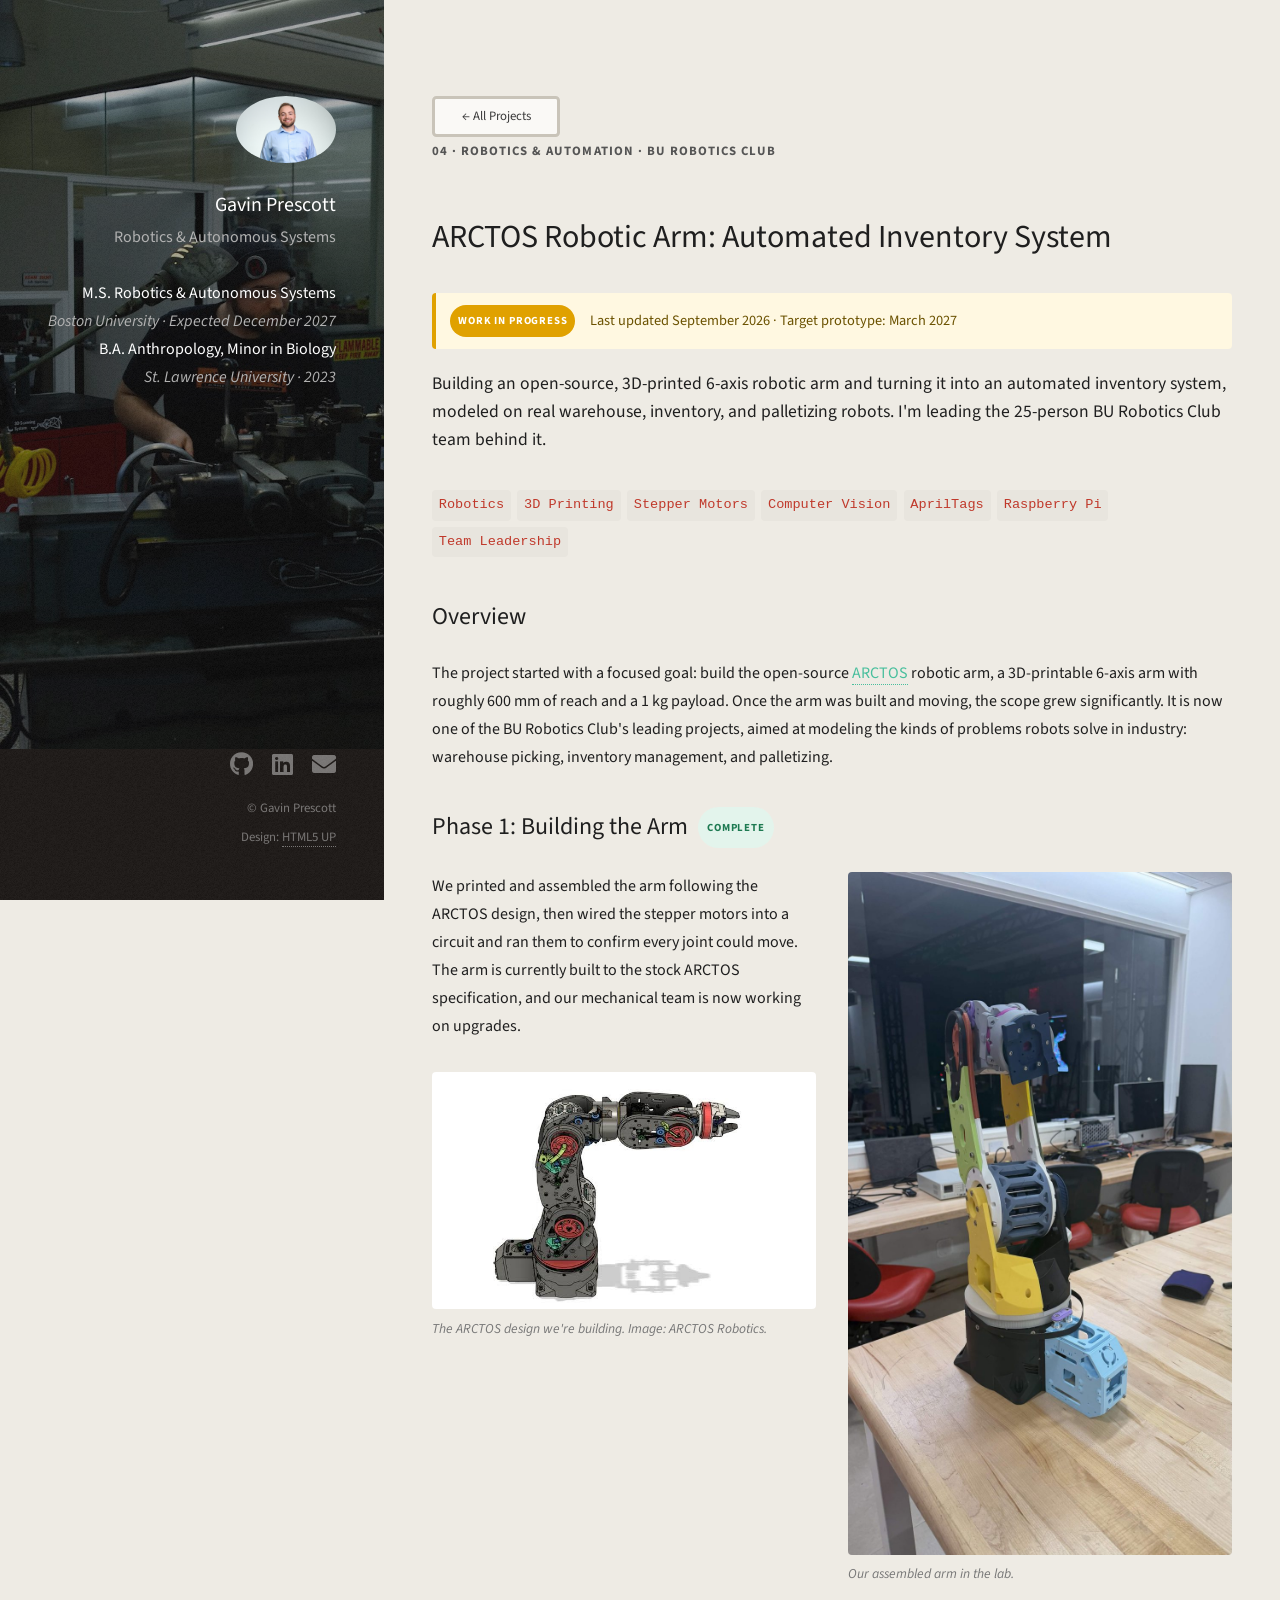
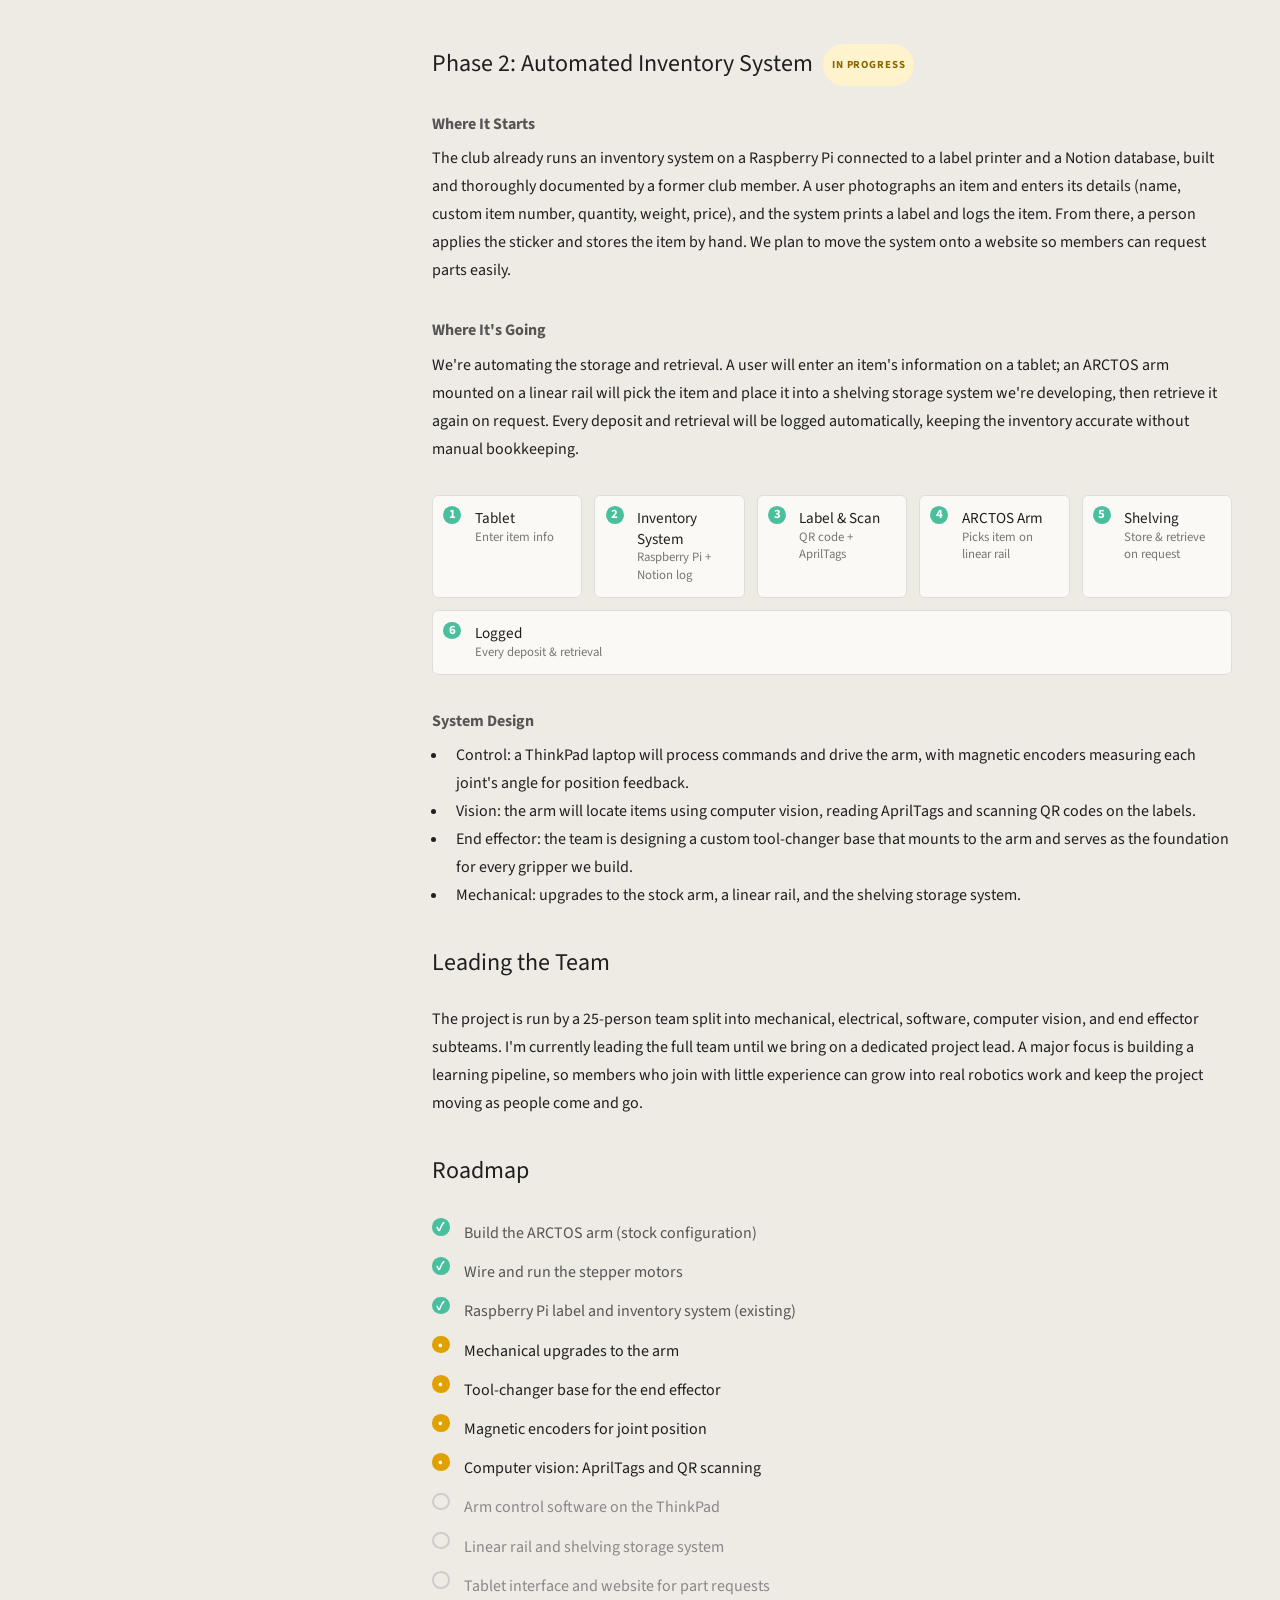
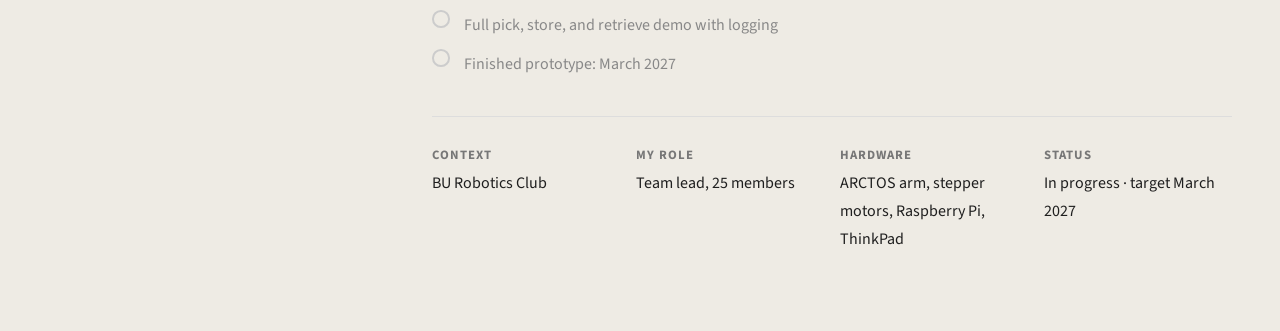
<file: arctos.html>
<!DOCTYPE HTML>
<!--
	Strata by HTML5 UP
	html5up.net | @ajlkn
	Free for personal and commercial use under the CCA 3.0 license (html5up.net/license)
	Keep the "Design: HTML5 UP" credit in the footer — the license requires it.
-->
<html lang="en">
	<head>
		<title>ARCTOS Robotic Arm | Gavin Prescott</title>
		<meta charset="utf-8" />
		<meta name="viewport" content="width=device-width, initial-scale=1" />
		<meta name="description" content="Gavin Prescott — Robotics &amp; Autonomous Systems M.S. student at Boston University. Projects in mechanical design, fabrication, and embedded systems." />
		<link rel="stylesheet" href="assets/css/main.css" />
		<link rel="stylesheet" href="assets/css/custom.css" />
		<link rel="icon" href="images/avatar.jpg" />
	</head>
	<body class="is-preload">

		<!-- ============================================================
		     HEADER (left sidebar) — same on every page.
		     If you change it here, change it in the other .html files too.
		     Sidebar background photo = images/bg.jpg
		     ============================================================ -->
			<header id="header">
				<div class="inner">
					<a href="index.html" class="image avatar"><img src="images/avatar.jpg" alt="Gavin Prescott" /></a>
					<h1><strong>Gavin Prescott</strong></h1>
					<p class="intro-subtitle">
						Robotics &amp; Autonomous Systems<br />
						<br />
						<b>M.S. Robotics &amp; Autonomous Systems</b><br />
						<i>Boston University &middot; Expected December 2027</i><br />
						<b>B.A. Anthropology, Minor in Biology</b><br />
						<i>St. Lawrence University &middot; 2023</i>
					</p>
				</div>
			</header>

		<!-- Main -->
			<div id="main">


					<section class="project-detail">

    <a href="index.html#projects" class="button small">&larr; All Projects</a>

    <!-- ========== TITLE BLOCK ========== -->
    <p class="project-hero-meta">04 &middot; Robotics &amp; Automation &middot; BU Robotics Club</p>

    <header class="major"><h2>ARCTOS Robotic Arm: Automated Inventory System</h2></header>

    <!-- Update the date and status line whenever you add progress -->
    <div class="wip-banner">
      <span class="wip-badge">Work in Progress</span>
      <span>Last updated September 2026 &middot; Target prototype: March 2027</span>
    </div>

    <p class="lede">Building an open-source, 3D-printed 6-axis robotic arm and turning it into an automated inventory
      system, modeled on real warehouse, inventory, and palletizing robots. I'm leading the 25-person BU Robotics Club
      team behind it.</p>

    <div class="tags">
      <span class="tag">Robotics</span>
      <span class="tag">3D Printing</span>
      <span class="tag">Stepper Motors</span>
      <span class="tag">Computer Vision</span>
      <span class="tag">AprilTags</span>
      <span class="tag">Raspberry Pi</span>
      <span class="tag">Team Leadership</span>
    </div>

    <!-- ========== OVERVIEW ========== -->
    <h2>Overview</h2>
    <p>The project started with a focused goal: build the open-source <a href="https://arctosrobotics.com/docs/#home" target="_blank" rel="noopener">ARCTOS</a>
      robotic arm, a 3D-printable 6-axis arm with roughly 600&nbsp;mm of reach and a 1&nbsp;kg payload. Once the arm was
      built and moving, the scope grew significantly. It is now one of the BU Robotics Club's leading projects, aimed at
      modeling the kinds of problems robots solve in industry: warehouse picking, inventory management, and palletizing.</p>

    <!-- ========== PHASE 1 ========== -->
    <h2>Phase 1: Building the Arm <span class="phase-status done">Complete</span></h2>

    <div class="step">
      <div class="step-body">
        <p>We printed and assembled the arm following the ARCTOS design, then wired the stepper motors into a circuit and ran
          them to confirm every joint could move. The arm is currently built to the stock ARCTOS specification, and our
          mechanical team is now working on upgrades.</p>
        <figure>
          <img src="images/projects/arctos/arctos-render.jpg" alt="CAD render of the ARCTOS 6-axis robotic arm">
          <figcaption>The ARCTOS design we're building. Image: ARCTOS Robotics.</figcaption>
        </figure>
      </div>
      <div class="step-media">
        <figure>
          <img src="images/projects/arctos/arm-build.jpg" alt="The club's assembled, multicolored 3D-printed ARCTOS arm on a lab bench">
          <figcaption>Our assembled arm in the lab.</figcaption>
        </figure>
      </div>
    </div>

    <!-- ========== PHASE 2 ========== -->
    <h2>Phase 2: Automated Inventory System <span class="phase-status active">In Progress</span></h2>

    <p class="Step-title">Where It Starts</p>
    <p>The club already runs an inventory system on a Raspberry Pi connected to a label printer and a Notion database,
      built and thoroughly documented by a former club member. A user photographs an item and enters its details (name,
      custom item number, quantity, weight, price), and the system prints a label and logs the item. From there, a person
      applies the sticker and stores the item by hand. We plan to move the system onto a website so members can request
      parts easily.</p>

    <p class="Step-title">Where It's Going</p>
    <p>We're automating the storage and retrieval. A user will enter an item's information on a tablet; an ARCTOS arm
      mounted on a linear rail will pick the item and place it into a shelving storage system we're developing, then
      retrieve it again on request. Every deposit and retrieval will be logged automatically, keeping the inventory
      accurate without manual bookkeeping.</p>

    <!-- System flow diagram. Each .flow-step is one box; edit the text to change it. -->
    <ol class="flow" aria-label="Planned system flow">
      <li class="flow-step"><strong>Tablet</strong><span>Enter item info</span></li>
      <li class="flow-step"><strong>Inventory System</strong><span>Raspberry Pi + Notion log</span></li>
      <li class="flow-step"><strong>Label &amp; Scan</strong><span>QR code + AprilTags</span></li>
      <li class="flow-step"><strong>ARCTOS Arm</strong><span>Picks item on linear rail</span></li>
      <li class="flow-step"><strong>Shelving</strong><span>Store &amp; retrieve on request</span></li>
      <li class="flow-step"><strong>Logged</strong><span>Every deposit &amp; retrieval</span></li>
    </ol>

    <p class="Step-title">System Design</p>
    <ul>
      <li><strong>Control:</strong> a ThinkPad laptop will process commands and drive the arm, with magnetic encoders
        measuring each joint's angle for position feedback.</li>
      <li><strong>Vision:</strong> the arm will locate items using computer vision, reading AprilTags and scanning QR
        codes on the labels.</li>
      <li><strong>End effector:</strong> the team is designing a custom tool-changer base that mounts to the arm and
        serves as the foundation for every gripper we build.</li>
      <li><strong>Mechanical:</strong> upgrades to the stock arm, a linear rail, and the shelving storage system.</li>
    </ul>

    <!-- ========== TEAM ========== -->
    <h2>Leading the Team</h2>
    <p>The project is run by a 25-person team split into mechanical, electrical, software, computer vision, and end
      effector subteams. I'm currently leading the full team until we bring on a dedicated project lead. A major focus is
      building a learning pipeline, so members who join with little experience can grow into real robotics work and keep
      the project moving as people come and go.</p>

    <!-- ========== ROADMAP ========== -->
    <h2>Roadmap</h2>
    <!-- To update: change a line's class to "done", "active", or "next". -->
    <ul class="roadmap">
      <li class="done">Build the ARCTOS arm (stock configuration)</li>
      <li class="done">Wire and run the stepper motors</li>
      <li class="done">Raspberry Pi label and inventory system (existing)</li>
      <li class="active">Mechanical upgrades to the arm</li>
      <li class="active">Tool-changer base for the end effector</li>
      <li class="active">Magnetic encoders for joint position</li>
      <li class="active">Computer vision: AprilTags and QR scanning</li>
      <li class="next">Arm control software on the ThinkPad</li>
      <li class="next">Linear rail and shelving storage system</li>
      <li class="next">Tablet interface and website for part requests</li>
      <li class="next">Full pick, store, and retrieve demo with logging</li>
      <li class="next">Finished prototype: March 2027</li>
    </ul>

    <!-- ========== SPEC BLOCK ========== -->
    <dl class="spec-list">
      <div>
        <dt>Context</dt>
        <dd>BU Robotics Club</dd>
      </div>
      <div>
        <dt>My Role</dt>
        <dd>Team lead, 25 members</dd>
      </div>
      <div>
        <dt>Hardware</dt>
        <dd>ARCTOS arm, stepper motors, Raspberry Pi, ThinkPad</dd>
      </div>
      <div>
        <dt>Status</dt>
        <dd>In progress &middot; target March 2027</dd>
      </div>
    </dl>

					</section>

			</div>

		<!-- Footer -->
			<footer id="footer">
				<div class="inner">
					<ul class="icons">
						<li><a href="https://github.com/gavinprescott" target="_blank" rel="noopener" class="icon brands fa-github"><span class="label">GitHub</span></a></li>
						<li><a href="https://www.linkedin.com/in/gavin-prescott/" target="_blank" rel="noopener" class="icon brands fa-linkedin"><span class="label">LinkedIn</span></a></li>
						<li><a href="mailto:gjpres19@bu.edu" class="icon solid fa-envelope"><span class="label">Email</span></a></li>
					</ul>
					<ul class="copyright">
						<li>&copy; Gavin Prescott</li><li>Design: <a href="http://html5up.net">HTML5 UP</a></li>
					</ul>
				</div>
			</footer>

		<!-- Scripts -->
			<script src="assets/js/jquery.min.js"></script>
			<script src="assets/js/jquery.poptrox.min.js"></script>
			<script src="assets/js/browser.min.js"></script>
			<script src="assets/js/breakpoints.min.js"></script>
			<script src="assets/js/util.js"></script>
			<script src="assets/js/main.js"></script>

	</body>
</html>
</file>
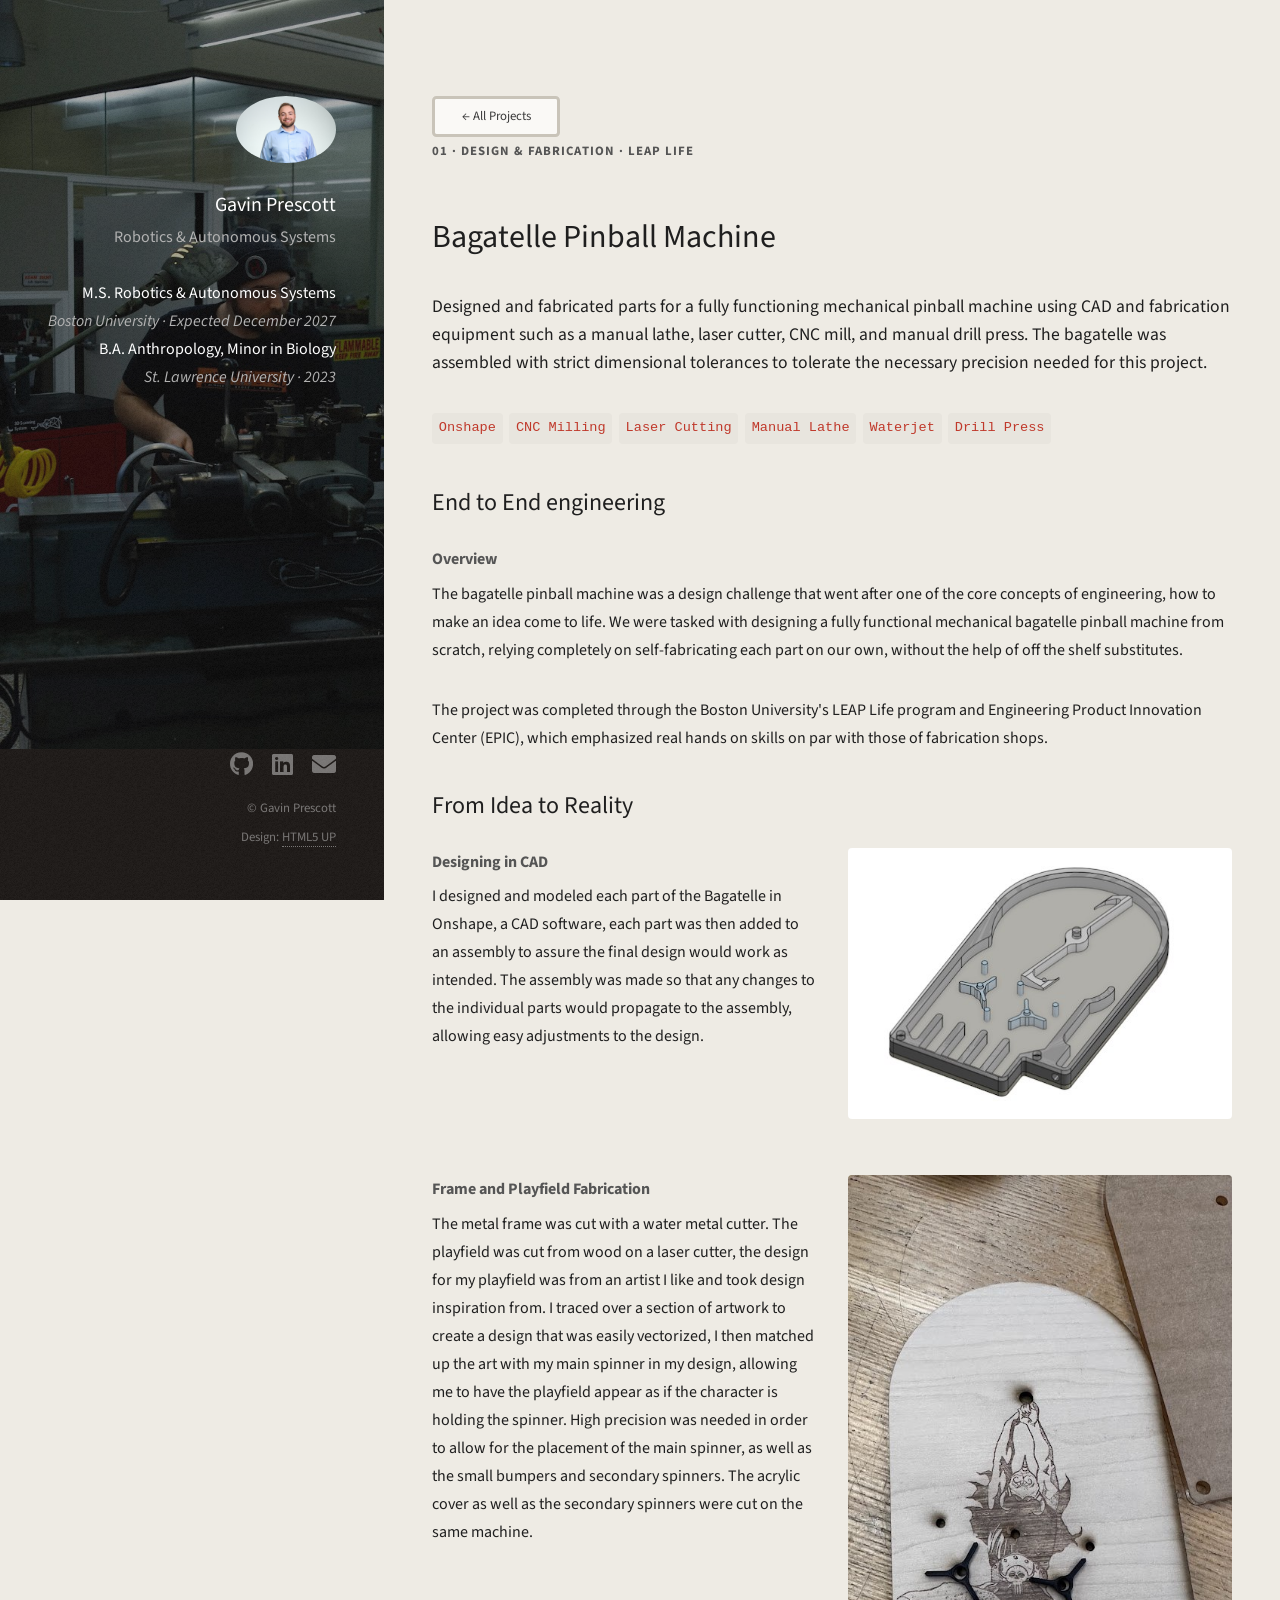
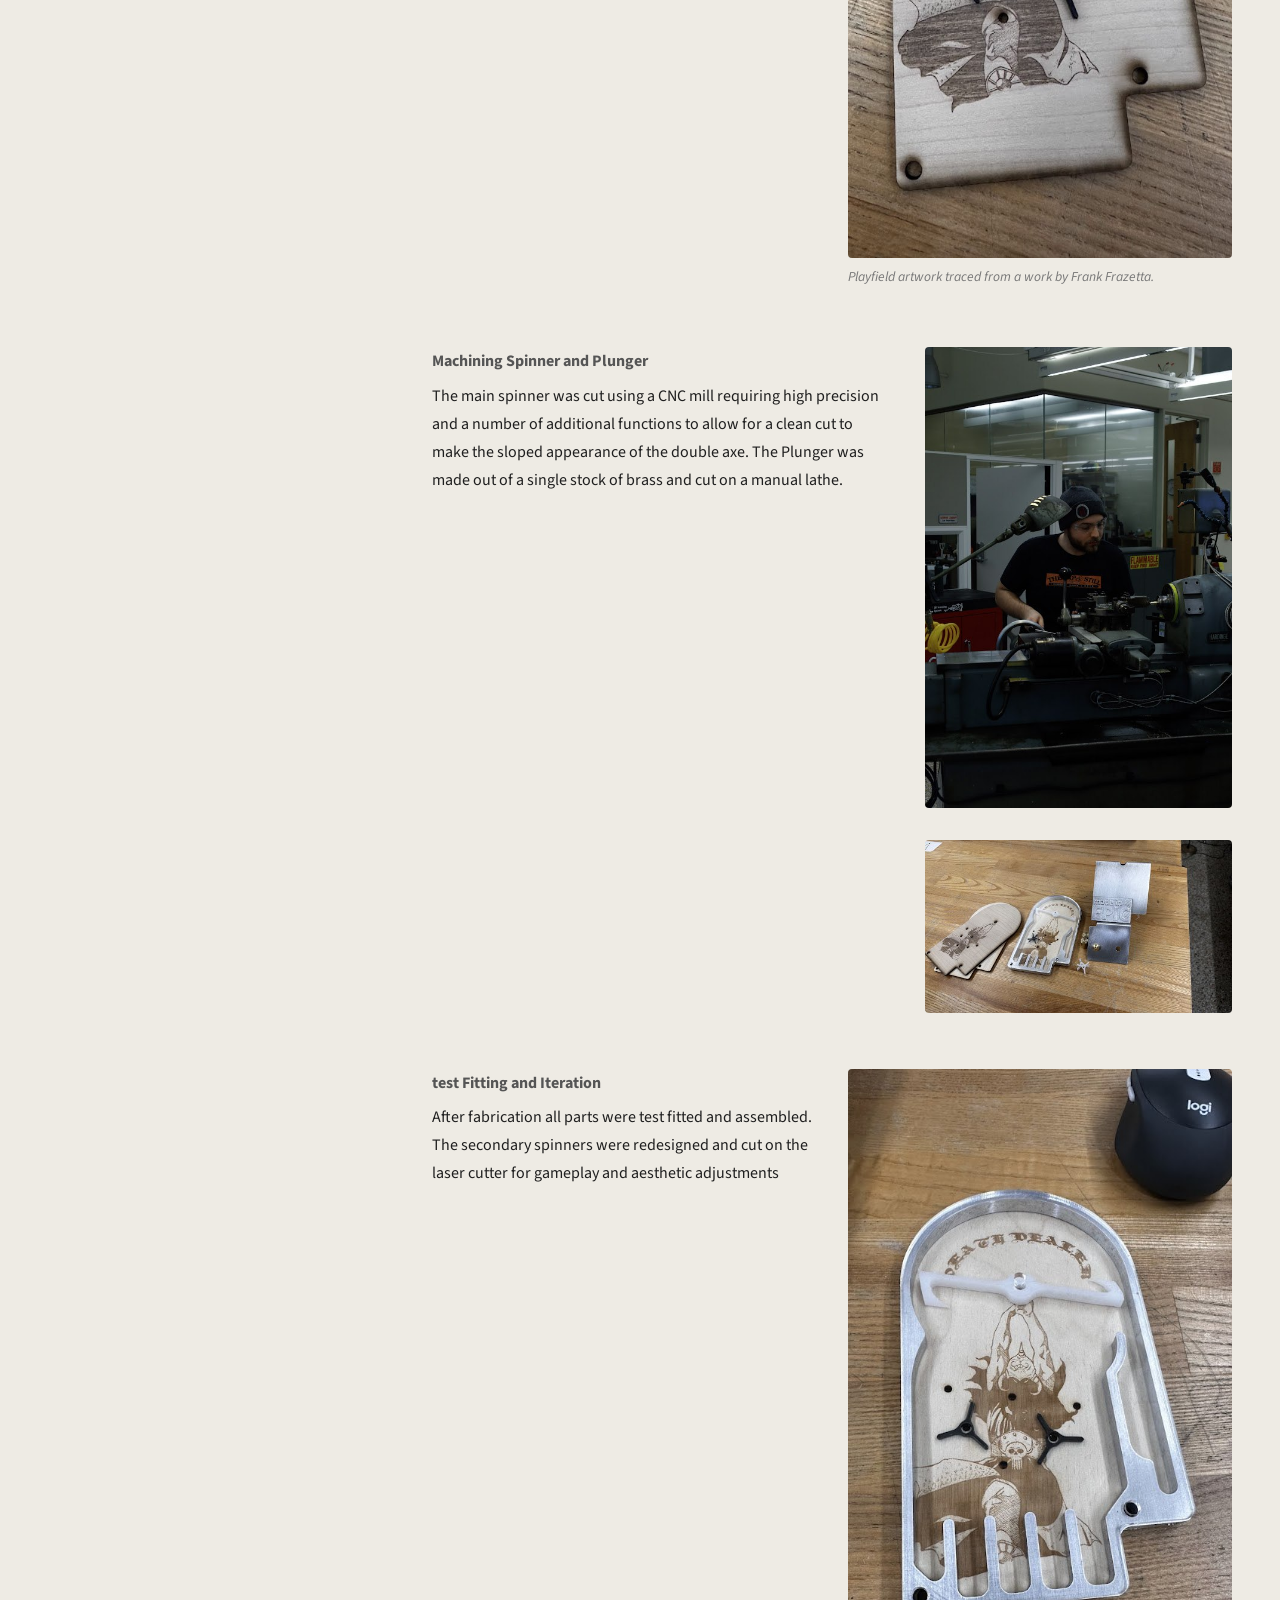
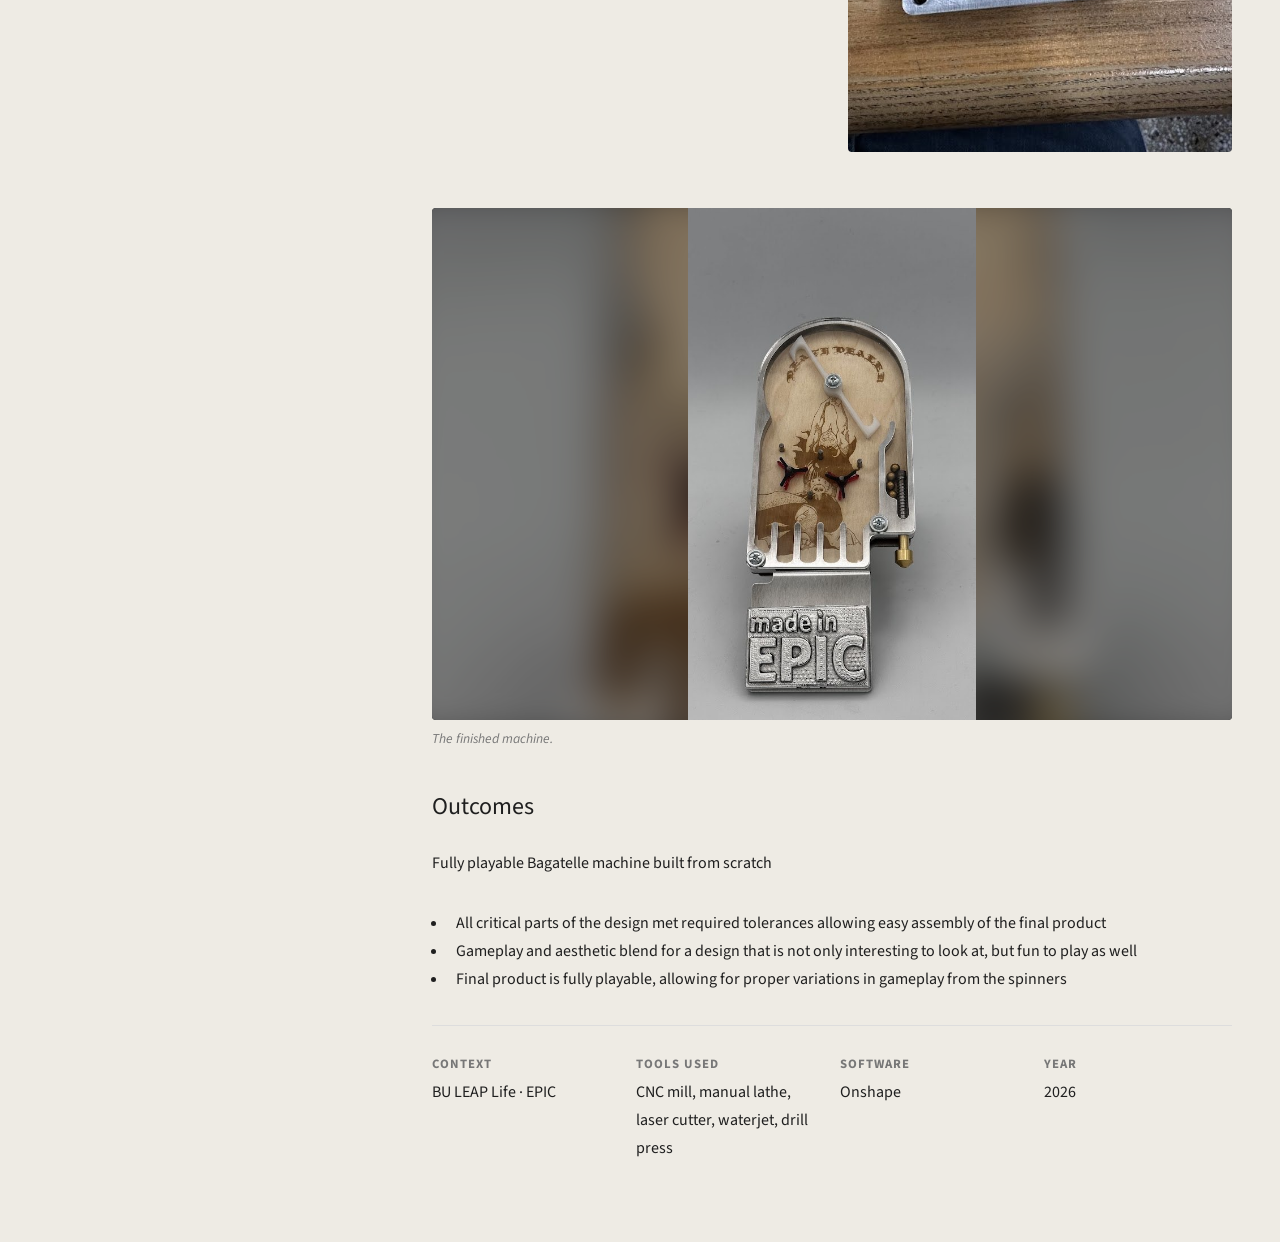
<file: bagatelle.html>
<!DOCTYPE HTML>
<!--
	Strata by HTML5 UP
	html5up.net | @ajlkn
	Free for personal and commercial use under the CCA 3.0 license (html5up.net/license)
	Keep the "Design: HTML5 UP" credit in the footer — the license requires it.
-->
<html lang="en">
	<head>
		<title>Bagatelle Pinball Machine | Gavin Prescott</title>
		<meta charset="utf-8" />
		<meta name="viewport" content="width=device-width, initial-scale=1" />
		<meta name="description" content="Gavin Prescott — Robotics &amp; Autonomous Systems M.S. student at Boston University. Projects in mechanical design, fabrication, and embedded systems." />
		<link rel="stylesheet" href="assets/css/main.css" />
		<link rel="stylesheet" href="assets/css/custom.css" />
		<link rel="icon" href="images/avatar.jpg" />
	</head>
	<body class="is-preload">

		<!-- ============================================================
		     HEADER (left sidebar) — same on every page.
		     If you change it here, change it in the other .html files too.
		     Sidebar background photo = images/bg.jpg
		     ============================================================ -->
			<header id="header">
				<div class="inner">
					<a href="index.html" class="image avatar"><img src="images/avatar.jpg" alt="Gavin Prescott" /></a>
					<h1><strong>Gavin Prescott</strong></h1>
					<p class="intro-subtitle">
						Robotics &amp; Autonomous Systems<br />
						<br />
						<b>M.S. Robotics &amp; Autonomous Systems</b><br />
						<i>Boston University &middot; Expected December 2027</i><br />
						<b>B.A. Anthropology, Minor in Biology</b><br />
						<i>St. Lawrence University &middot; 2023</i>
					</p>
				</div>
			</header>

		<!-- Main -->
			<div id="main">


					<section class="project-detail">

    <a href="index.html#projects" class="button small">&larr; All Projects</a>

    <!-- ========== TITLE BLOCK ========== -->
    <p class="project-hero-meta">01 &middot; Design &amp; Fabrication &middot; LEAP Life</p>

    <header class="major"><h2>Bagatelle Pinball Machine</h2></header>

    <p class="lede">Designed and fabricated parts for a fully functioning mechanical pinball machine using CAD and fabrication equipment such as a manual lathe, laser cutter, CNC mill, and manual drill press. The bagatelle was assembled with strict dimensional tolerances to tolerate the necessary precision needed for this project.</p>

    <div class="tags">
      <span class="tag">Onshape</span>
      <span class="tag">CNC Milling</span>
      <span class="tag">Laser Cutting</span>
      <span class="tag">Manual Lathe</span>
      <span class="tag">Waterjet</span>
      <span class="tag">Drill Press</span>
    </div>

    <!-- ========== OVERVIEW ========== -->
    <h2>End to End engineering</h2>
    <p class="Step-title">Overview</p>
    <p>The bagatelle pinball machine was a design challenge that went after one of the core concepts of engineering, how to make an idea come to life. We were tasked with designing a fully functional mechanical bagatelle pinball machine from scratch, relying completely on self-fabricating each part on our own, without the help of off the shelf substitutes.</p>
    <p>The project was completed through the Boston University's LEAP Life program and Engineering Product Innovation Center (EPIC), which emphasized real hands on skills on par with those of fabrication shops.</p>

    <!-- ========== DESIGN & FABRICATION PROCESS ========== -->
    <h2>From Idea to Reality</h2>

    <div class="step">
      <div class="step-body">
        <p class="Step-title">Designing in CAD</p>
        <p>I designed and modeled each part of the Bagatelle in Onshape, a CAD software, each part was then added to an assembly to assure the final design would work as intended. The assembly was made so that any changes to the individual parts would propagate to the assembly, allowing easy adjustments to the design.</p>
      </div>
      <div class="step-media">
        <figure>
          <img src="images/projects/bagatelle/bagatelle-cad.jpg" alt="Onshape CAD assembly of the bagatelle playfield">
        </figure>
      </div>
    </div>

    <div class="step">
      <div class="step-body">
        <p class="Step-title">Frame and Playfield Fabrication</p>
        <p>The metal frame was cut with a water metal cutter. The playfield was cut from wood on a laser cutter, the design for my playfield was from an artist I like and took design inspiration from. I traced over a section of artwork to create a design that was easily vectorized, I then matched up the art with my main spinner in my design, allowing me to have the playfield appear as if the character is holding the spinner. High precision was needed in order to allow for the placement of the main spinner, as well as the small bumpers and secondary spinners. The acrylic cover as well as the secondary spinners were cut on the same machine.</p>
      </div>
      <div class="step-media">
        <figure>
          <img src="images/projects/bagatelle/bagatelle-playfield.jpg" alt="Laser-engraved wooden playfield with spinners positioned on it">
          <figcaption>Playfield artwork traced from a work by Frank Frazetta.</figcaption>
        </figure>
      </div>
    </div>

    <div class="step step-multi">
      <div class="step-body">
        <p class="Step-title">Machining Spinner and Plunger</p>
        <p>The main spinner was cut using a CNC mill requiring high precision and a number of additional functions to allow for a clean cut to make the sloped appearance of the double axe. The Plunger was made out of a single stock of brass and cut on a manual lathe.</p>
      </div>
      <div class="step-media">
        <figure>
          <img src="images/projects/bagatelle/bagatelle-lathe.jpg" alt="Turning the brass plunger on a manual lathe">
        </figure>
        <figure>
          <img src="images/projects/bagatelle/bagatelle-parts.jpg" alt="Fabricated parts laid out before assembly">
        </figure>
      </div>
    </div>

    <div class="step">
      <div class="step-body">
        <p class="Step-title">test Fitting and Iteration</p>
        <p>After fabrication all parts were test fitted and assembled. The secondary spinners were redesigned and cut on the laser cutter for gameplay and aesthetic adjustments</p>
      </div>
      <div class="step-media">
        <figure>
          <img src="images/projects/bagatelle/bagatelle-assembly.jpg" alt="Playfield test fitted into the machined aluminum frame">
        </figure>
      </div>
    </div>

    <!-- ========== FINISHED MACHINE — centered, blurred sides ========== -->
    <figure class="figure-showcase">
      <div class="showcase-frame">
        <img class="showcase-bg" src="images/projects/bagatelle/bagatelle-final.jpg" alt="" aria-hidden="true">
        <img class="showcase-fg" src="images/projects/bagatelle/bagatelle-final.jpg" alt="The finished bagatelle machine on its cast EPIC base">
      </div>
      <figcaption>The finished machine.</figcaption>
    </figure>

    <!-- ========== OUTCOMES ========== -->
    <h2>Outcomes</h2>
    <p><strong>Fully playable Bagatelle machine built from scratch</strong></p>
    <ul>
      <li>All critical parts of the design met required tolerances allowing easy assembly of the final product</li>
      <li>Gameplay and aesthetic blend for a design that is not only interesting to look at, but fun to play as well</li>
      <li>Final product is fully playable, allowing for proper variations in gameplay from the spinners</li>
    </ul>

    <!-- ========== SPEC BLOCK ========== -->
    <dl class="spec-list">
      <div>
        <dt>Context</dt>
        <dd>BU LEAP Life &middot; EPIC</dd>
      </div>
      <div>
        <dt>Tools Used</dt>
        <dd>CNC mill, manual lathe, laser cutter, waterjet, drill press</dd>
      </div>
      <div>
        <dt>Software</dt>
        <dd>Onshape</dd>
      </div>
      <div>
        <dt>Year</dt>
        <dd>2026</dd>
      </div>
    </dl>

					</section>

			</div>

		<!-- Footer -->
			<footer id="footer">
				<div class="inner">
					<ul class="icons">
						<li><a href="https://github.com/gavinprescott" target="_blank" rel="noopener" class="icon brands fa-github"><span class="label">GitHub</span></a></li>
						<li><a href="https://www.linkedin.com/in/gavin-prescott/" target="_blank" rel="noopener" class="icon brands fa-linkedin"><span class="label">LinkedIn</span></a></li>
						<li><a href="mailto:gjpres19@bu.edu" class="icon solid fa-envelope"><span class="label">Email</span></a></li>
					</ul>
					<ul class="copyright">
						<li>&copy; Gavin Prescott</li><li>Design: <a href="http://html5up.net">HTML5 UP</a></li>
					</ul>
				</div>
			</footer>

		<!-- Scripts -->
			<script src="assets/js/jquery.min.js"></script>
			<script src="assets/js/jquery.poptrox.min.js"></script>
			<script src="assets/js/browser.min.js"></script>
			<script src="assets/js/breakpoints.min.js"></script>
			<script src="assets/js/util.js"></script>
			<script src="assets/js/main.js"></script>

	</body>
</html>
</file>
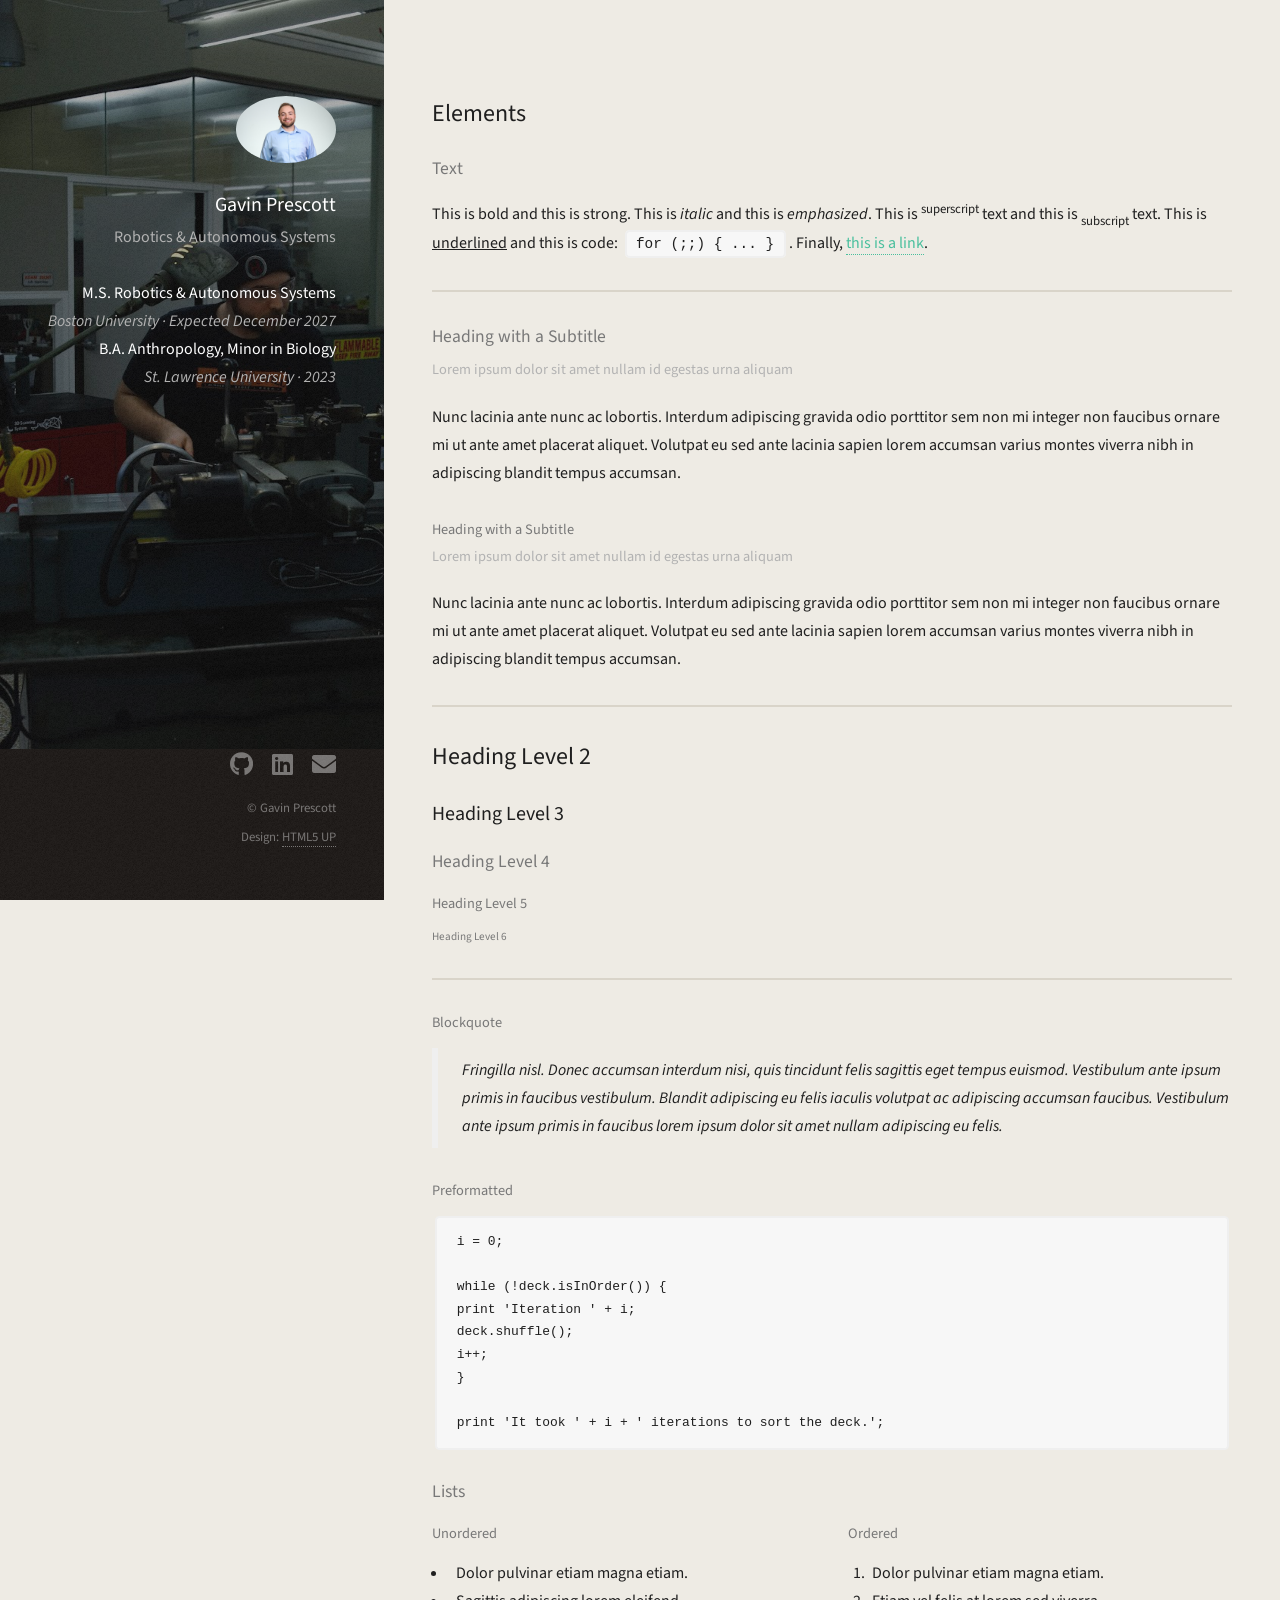
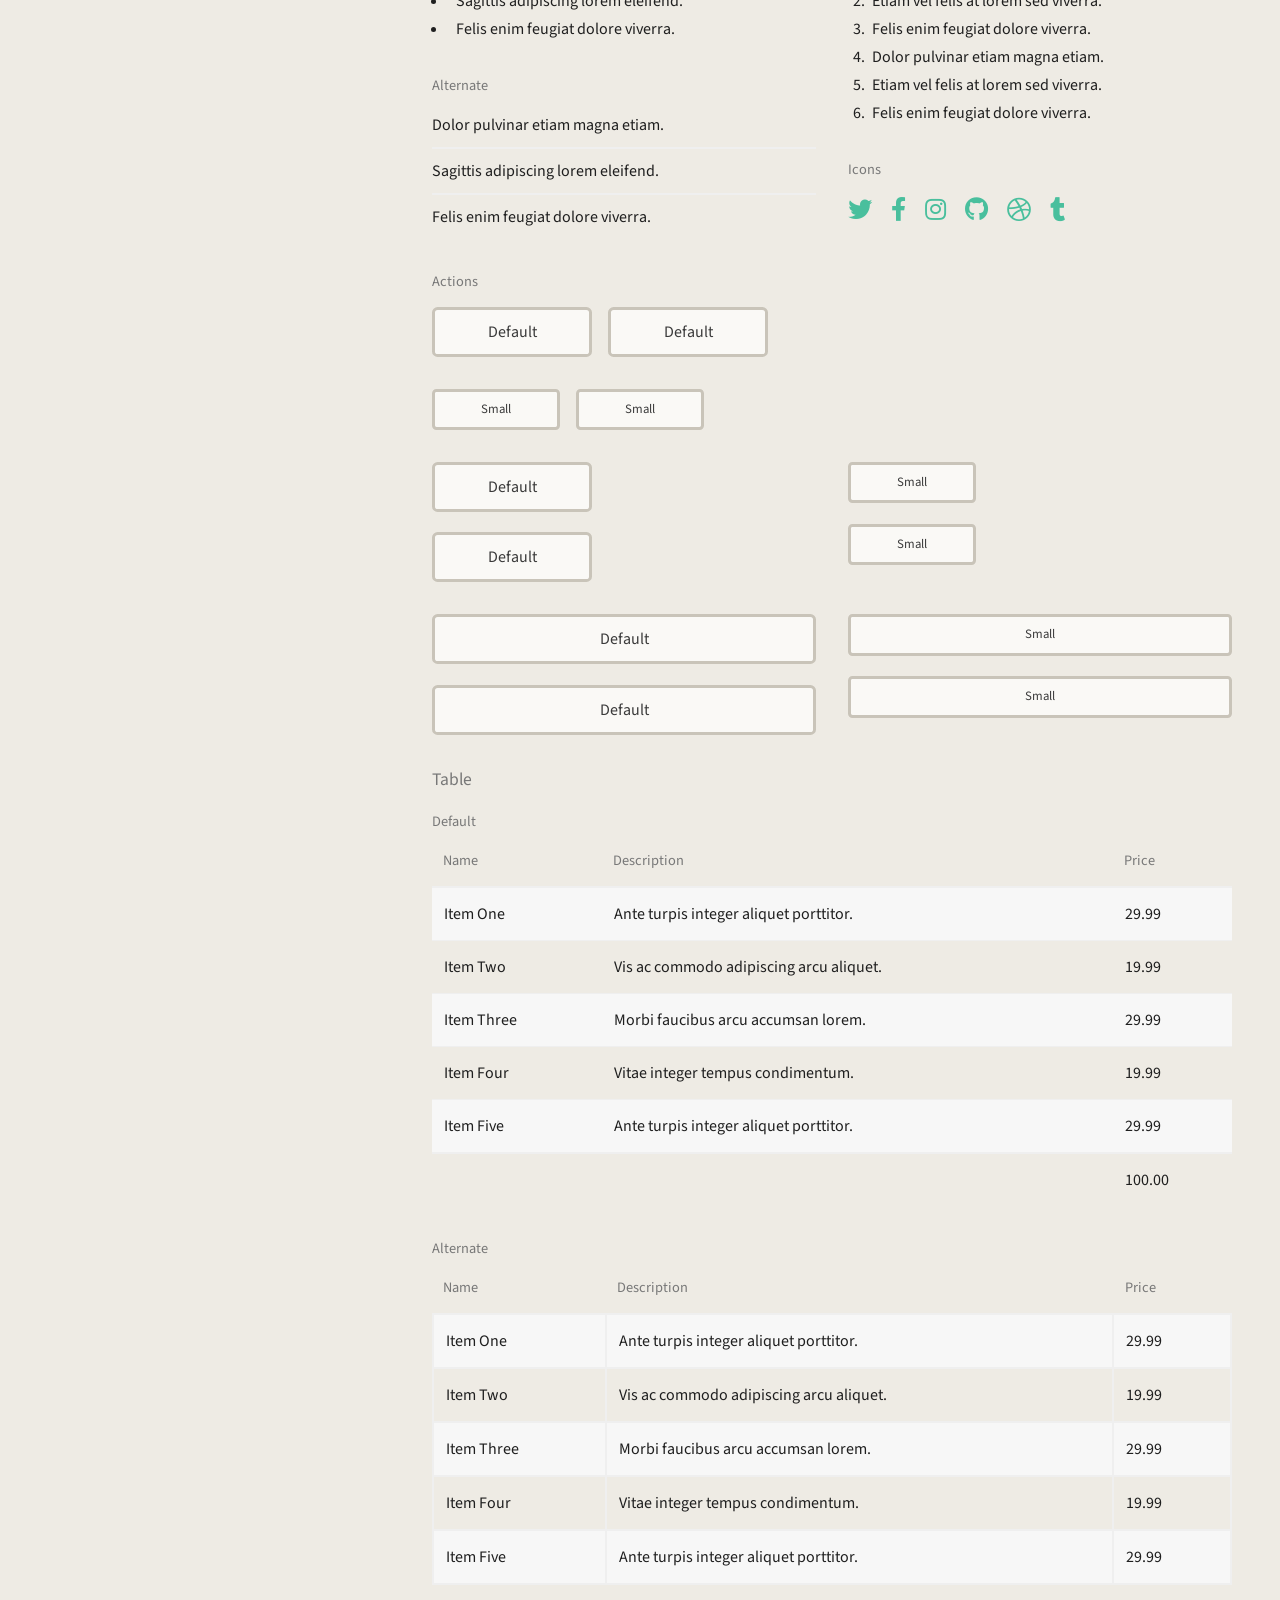
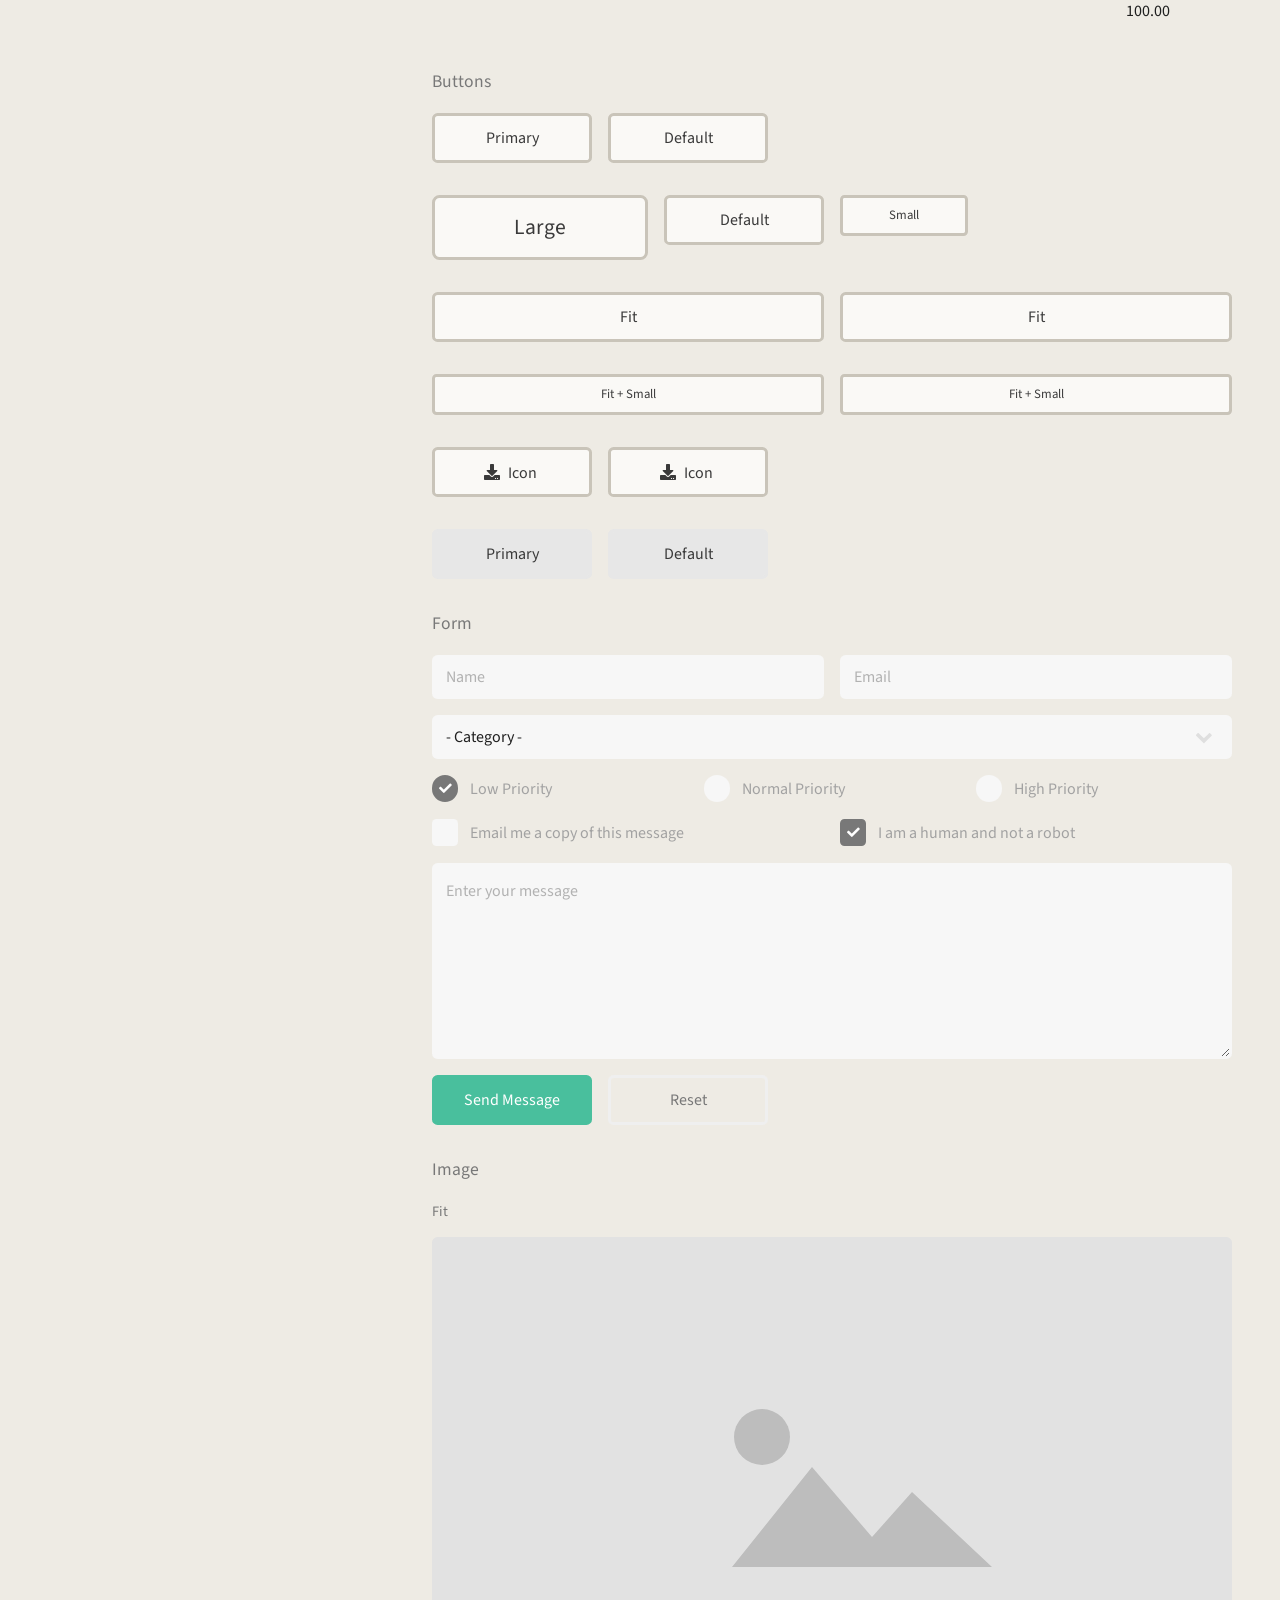
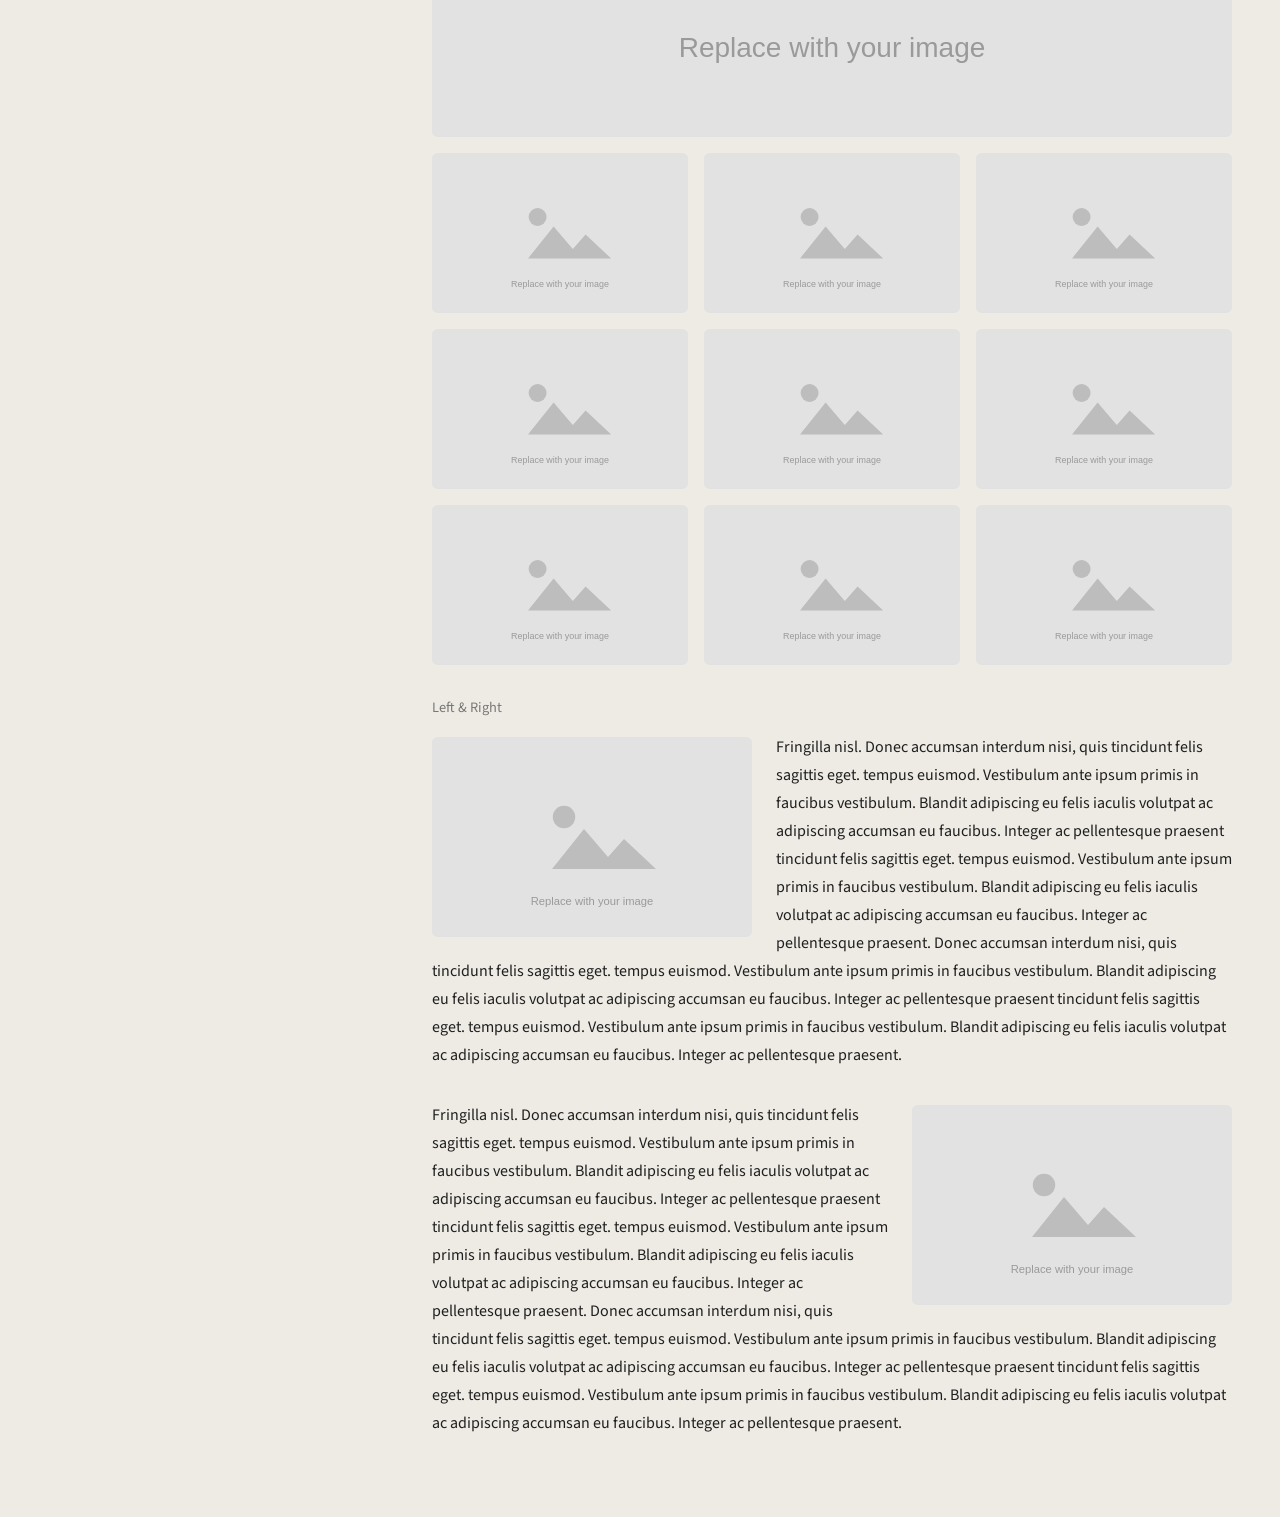
<file: elements-reference.html>
<!DOCTYPE HTML>
<!--
	Strata by HTML5 UP
	html5up.net | @ajlkn
	Free for personal and commercial use under the CCA 3.0 license (html5up.net/license)
	Keep the "Design: HTML5 UP" credit in the footer — the license requires it.
-->
<html lang="en">
	<head>
		<title>Style Reference</title>
		<meta charset="utf-8" />
		<meta name="viewport" content="width=device-width, initial-scale=1" />
		<meta name="description" content="TODO: one-sentence description of you for search engines / link previews" />
		<link rel="stylesheet" href="assets/css/main.css" />
		<link rel="stylesheet" href="assets/css/custom.css" />
		<link rel="icon" href="images/avatar.jpg" />
	</head>
	<body class="is-preload">

		<!-- ============================================================
		     HEADER (left sidebar) — same on every page.
		     If you change it here, change it in the other .html files too.
		     ============================================================ -->
			<header id="header">
				<div class="inner">
					<a href="index.html" class="image avatar"><img src="images/avatar.jpg" alt="Gavin Prescott" /></a>
					<h1><strong>Gavin Prescott</strong></h1>
					<p class="intro-subtitle">
						Robotics &amp; Autonomous Systems<br />
						<br />
						<b>M.S. Robotics &amp; Autonomous Systems</b><br />
						<i>Boston University &middot; Expected December 2027</i><br />
						<b>B.A. Anthropology, Minor in Biology</b><br />
						<i>St. Lawrence University &middot; 2023</i>
					</p>
				</div>
			</header>

		<!-- Main -->
			<div id="main">

				<!-- Reference page showing every built-in Strata style (buttons, tables, forms, image layouts).
				     Not linked from the site — open it locally to copy markup. Delete it whenever you like. -->
					<section id="four">
						<h2>Elements</h2>

						<section>
							<h4>Text</h4>
							<p>This is <b>bold</b> and this is <strong>strong</strong>. This is <i>italic</i> and this is <em>emphasized</em>.
							This is <sup>superscript</sup> text and this is <sub>subscript</sub> text.
							This is <u>underlined</u> and this is code: <code>for (;;) { ... }</code>. Finally, <a href="#">this is a link</a>.</p>
							<hr />
							<header>
								<h4>Heading with a Subtitle</h4>
								<p>Lorem ipsum dolor sit amet nullam id egestas urna aliquam</p>
							</header>
							<p>Nunc lacinia ante nunc ac lobortis. Interdum adipiscing gravida odio porttitor sem non mi integer non faucibus ornare mi ut ante amet placerat aliquet. Volutpat eu sed ante lacinia sapien lorem accumsan varius montes viverra nibh in adipiscing blandit tempus accumsan.</p>
							<header>
								<h5>Heading with a Subtitle</h5>
								<p>Lorem ipsum dolor sit amet nullam id egestas urna aliquam</p>
							</header>
							<p>Nunc lacinia ante nunc ac lobortis. Interdum adipiscing gravida odio porttitor sem non mi integer non faucibus ornare mi ut ante amet placerat aliquet. Volutpat eu sed ante lacinia sapien lorem accumsan varius montes viverra nibh in adipiscing blandit tempus accumsan.</p>
							<hr />
							<h2>Heading Level 2</h2>
							<h3>Heading Level 3</h3>
							<h4>Heading Level 4</h4>
							<h5>Heading Level 5</h5>
							<h6>Heading Level 6</h6>
							<hr />
							<h5>Blockquote</h5>
							<blockquote>Fringilla nisl. Donec accumsan interdum nisi, quis tincidunt felis sagittis eget tempus euismod. Vestibulum ante ipsum primis in faucibus vestibulum. Blandit adipiscing eu felis iaculis volutpat ac adipiscing accumsan faucibus. Vestibulum ante ipsum primis in faucibus lorem ipsum dolor sit amet nullam adipiscing eu felis.</blockquote>
							<h5>Preformatted</h5>
							<pre><code>i = 0;

while (!deck.isInOrder()) {
print 'Iteration ' + i;
deck.shuffle();
i++;
}

print 'It took ' + i + ' iterations to sort the deck.';</code></pre>
						</section>

						<section>
							<h4>Lists</h4>
							<div class="row">
								<div class="col-6 col-12-xsmall">
									<h5>Unordered</h5>
									<ul>
										<li>Dolor pulvinar etiam magna etiam.</li>
										<li>Sagittis adipiscing lorem eleifend.</li>
										<li>Felis enim feugiat dolore viverra.</li>
									</ul>
									<h5>Alternate</h5>
									<ul class="alt">
										<li>Dolor pulvinar etiam magna etiam.</li>
										<li>Sagittis adipiscing lorem eleifend.</li>
										<li>Felis enim feugiat dolore viverra.</li>
									</ul>
								</div>
								<div class="col-6 col-12-xsmall">
									<h5>Ordered</h5>
									<ol>
										<li>Dolor pulvinar etiam magna etiam.</li>
										<li>Etiam vel felis at lorem sed viverra.</li>
										<li>Felis enim feugiat dolore viverra.</li>
										<li>Dolor pulvinar etiam magna etiam.</li>
										<li>Etiam vel felis at lorem sed viverra.</li>
										<li>Felis enim feugiat dolore viverra.</li>
									</ol>
									<h5>Icons</h5>
									<ul class="icons">
										<li><a href="#" class="icon brands fa-twitter"><span class="label">Twitter</span></a></li>
										<li><a href="#" class="icon brands fa-facebook-f"><span class="label">Facebook</span></a></li>
										<li><a href="#" class="icon brands fa-instagram"><span class="label">Instagram</span></a></li>
										<li><a href="#" class="icon brands fa-github"><span class="label">Github</span></a></li>
										<li><a href="#" class="icon brands fa-dribbble"><span class="label">Dribbble</span></a></li>
										<li><a href="#" class="icon brands fa-tumblr"><span class="label">Tumblr</span></a></li>
									</ul>
								</div>
							</div>
							<h5>Actions</h5>
							<ul class="actions">
								<li><a href="#" class="button primary">Default</a></li>
								<li><a href="#" class="button">Default</a></li>
							</ul>
							<ul class="actions small">
								<li><a href="#" class="button primary small">Small</a></li>
								<li><a href="#" class="button small">Small</a></li>
							</ul>
							<div class="row">
								<div class="col-6 col-12-small">
									<ul class="actions stacked">
										<li><a href="#" class="button primary">Default</a></li>
										<li><a href="#" class="button">Default</a></li>
									</ul>
								</div>
								<div class="col-6 col-12-small">
									<ul class="actions stacked">
										<li><a href="#" class="button primary small">Small</a></li>
										<li><a href="#" class="button small">Small</a></li>
									</ul>
								</div>
								<div class="col-6 col-12-small">
									<ul class="actions stacked">
										<li><a href="#" class="button primary fit">Default</a></li>
										<li><a href="#" class="button fit">Default</a></li>
									</ul>
								</div>
								<div class="col-6 col-12-small">
									<ul class="actions stacked">
										<li><a href="#" class="button primary small fit">Small</a></li>
										<li><a href="#" class="button small fit">Small</a></li>
									</ul>
								</div>
							</div>
						</section>

						<section>
							<h4>Table</h4>
							<h5>Default</h5>
							<div class="table-wrapper">
								<table>
									<thead>
										<tr>
											<th>Name</th>
											<th>Description</th>
											<th>Price</th>
										</tr>
									</thead>
									<tbody>
										<tr>
											<td>Item One</td>
											<td>Ante turpis integer aliquet porttitor.</td>
											<td>29.99</td>
										</tr>
										<tr>
											<td>Item Two</td>
											<td>Vis ac commodo adipiscing arcu aliquet.</td>
											<td>19.99</td>
										</tr>
										<tr>
											<td>Item Three</td>
											<td> Morbi faucibus arcu accumsan lorem.</td>
											<td>29.99</td>
										</tr>
										<tr>
											<td>Item Four</td>
											<td>Vitae integer tempus condimentum.</td>
											<td>19.99</td>
										</tr>
										<tr>
											<td>Item Five</td>
											<td>Ante turpis integer aliquet porttitor.</td>
											<td>29.99</td>
										</tr>
									</tbody>
									<tfoot>
										<tr>
											<td colspan="2"></td>
											<td>100.00</td>
										</tr>
									</tfoot>
								</table>
							</div>

							<h5>Alternate</h5>
							<div class="table-wrapper">
								<table class="alt">
									<thead>
										<tr>
											<th>Name</th>
											<th>Description</th>
											<th>Price</th>
										</tr>
									</thead>
									<tbody>
										<tr>
											<td>Item One</td>
											<td>Ante turpis integer aliquet porttitor.</td>
											<td>29.99</td>
										</tr>
										<tr>
											<td>Item Two</td>
											<td>Vis ac commodo adipiscing arcu aliquet.</td>
											<td>19.99</td>
										</tr>
										<tr>
											<td>Item Three</td>
											<td> Morbi faucibus arcu accumsan lorem.</td>
											<td>29.99</td>
										</tr>
										<tr>
											<td>Item Four</td>
											<td>Vitae integer tempus condimentum.</td>
											<td>19.99</td>
										</tr>
										<tr>
											<td>Item Five</td>
											<td>Ante turpis integer aliquet porttitor.</td>
											<td>29.99</td>
										</tr>
									</tbody>
									<tfoot>
										<tr>
											<td colspan="2"></td>
											<td>100.00</td>
										</tr>
									</tfoot>
								</table>
							</div>
						</section>

						<section>
							<h4>Buttons</h4>
							<ul class="actions">
								<li><a href="#" class="button primary">Primary</a></li>
								<li><a href="#" class="button">Default</a></li>
							</ul>
							<ul class="actions">
								<li><a href="#" class="button large">Large</a></li>
								<li><a href="#" class="button">Default</a></li>
								<li><a href="#" class="button small">Small</a></li>
							</ul>
							<ul class="actions fit">
								<li><a href="#" class="button primary fit">Fit</a></li>
								<li><a href="#" class="button fit">Fit</a></li>
							</ul>
							<ul class="actions fit small">
								<li><a href="#" class="button primary fit small">Fit + Small</a></li>
								<li><a href="#" class="button fit small">Fit + Small</a></li>
							</ul>
							<ul class="actions">
								<li><a href="#" class="button primary icon solid fa-download">Icon</a></li>
								<li><a href="#" class="button icon solid fa-download">Icon</a></li>
							</ul>
							<ul class="actions">
								<li><span class="button primary disabled">Primary</span></li>
								<li><span class="button disabled">Default</span></li>
							</ul>
						</section>

						<section>
							<h4>Form</h4>
							<form method="post" action="#">
								<div class="row gtr-uniform gtr-50">
									<div class="col-6 col-12-xsmall">
										<input type="text" name="demo-name" id="demo-name" value="" placeholder="Name" />
									</div>
									<div class="col-6 col-12-xsmall">
										<input type="email" name="demo-email" id="demo-email" value="" placeholder="Email" />
									</div>
									<div class="col-12">
										<select name="demo-category" id="demo-category">
											<option value="">- Category -</option>
											<option value="1">Manufacturing</option>
											<option value="1">Shipping</option>
											<option value="1">Administration</option>
											<option value="1">Human Resources</option>
										</select>
									</div>
									<div class="col-4 col-12-small">
										<input type="radio" id="demo-priority-low" name="demo-priority" checked>
										<label for="demo-priority-low">Low Priority</label>
									</div>
									<div class="col-4 col-12-small">
										<input type="radio" id="demo-priority-normal" name="demo-priority">
										<label for="demo-priority-normal">Normal Priority</label>
									</div>
									<div class="col-4 col-12-small">
										<input type="radio" id="demo-priority-high" name="demo-priority">
										<label for="demo-priority-high">High Priority</label>
									</div>
									<div class="col-6 col-12-small">
										<input type="checkbox" id="demo-copy" name="demo-copy">
										<label for="demo-copy">Email me a copy of this message</label>
									</div>
									<div class="col-6 col-12-small">
										<input type="checkbox" id="demo-human" name="demo-human" checked>
										<label for="demo-human">I am a human and not a robot</label>
									</div>
									<div class="col-12">
										<textarea name="demo-message" id="demo-message" placeholder="Enter your message" rows="6"></textarea>
									</div>
									<div class="col-12">
										<ul class="actions">
											<li><input type="submit" value="Send Message" class="primary" /></li>
											<li><input type="reset" value="Reset" /></li>
										</ul>
									</div>
								</div>
							</form>
						</section>

						<section>
							<h4>Image</h4>
							<h5>Fit</h5>
							<div class="box alt">
								<div class="row gtr-50 gtr-uniform">
									<div class="col-12"><span class="image fit"><img src="images/placeholder.svg" alt="" /></span></div>
									<div class="col-4"><span class="image fit"><img src="images/placeholder.svg" alt="" /></span></div>
									<div class="col-4"><span class="image fit"><img src="images/placeholder.svg" alt="" /></span></div>
									<div class="col-4"><span class="image fit"><img src="images/placeholder.svg" alt="" /></span></div>
									<div class="col-4"><span class="image fit"><img src="images/placeholder.svg" alt="" /></span></div>
									<div class="col-4"><span class="image fit"><img src="images/placeholder.svg" alt="" /></span></div>
									<div class="col-4"><span class="image fit"><img src="images/placeholder.svg" alt="" /></span></div>
									<div class="col-4"><span class="image fit"><img src="images/placeholder.svg" alt="" /></span></div>
									<div class="col-4"><span class="image fit"><img src="images/placeholder.svg" alt="" /></span></div>
									<div class="col-4"><span class="image fit"><img src="images/placeholder.svg" alt="" /></span></div>
								</div>
							</div>
							<h5>Left &amp; Right</h5>
							<p><span class="image left"><img src="images/placeholder.svg" alt="" /></span>Fringilla nisl. Donec accumsan interdum nisi, quis tincidunt felis sagittis eget. tempus euismod. Vestibulum ante ipsum primis in faucibus vestibulum. Blandit adipiscing eu felis iaculis volutpat ac adipiscing accumsan eu faucibus. Integer ac pellentesque praesent tincidunt felis sagittis eget. tempus euismod. Vestibulum ante ipsum primis in faucibus vestibulum. Blandit adipiscing eu felis iaculis volutpat ac adipiscing accumsan eu faucibus. Integer ac pellentesque praesent. Donec accumsan interdum nisi, quis tincidunt felis sagittis eget. tempus euismod. Vestibulum ante ipsum primis in faucibus vestibulum. Blandit adipiscing eu felis iaculis volutpat ac adipiscing accumsan eu faucibus. Integer ac pellentesque praesent tincidunt felis sagittis eget. tempus euismod. Vestibulum ante ipsum primis in faucibus vestibulum. Blandit adipiscing eu felis iaculis volutpat ac adipiscing accumsan eu faucibus. Integer ac pellentesque praesent.</p>
							<p><span class="image right"><img src="images/placeholder.svg" alt="" /></span>Fringilla nisl. Donec accumsan interdum nisi, quis tincidunt felis sagittis eget. tempus euismod. Vestibulum ante ipsum primis in faucibus vestibulum. Blandit adipiscing eu felis iaculis volutpat ac adipiscing accumsan eu faucibus. Integer ac pellentesque praesent tincidunt felis sagittis eget. tempus euismod. Vestibulum ante ipsum primis in faucibus vestibulum. Blandit adipiscing eu felis iaculis volutpat ac adipiscing accumsan eu faucibus. Integer ac pellentesque praesent. Donec accumsan interdum nisi, quis tincidunt felis sagittis eget. tempus euismod. Vestibulum ante ipsum primis in faucibus vestibulum. Blandit adipiscing eu felis iaculis volutpat ac adipiscing accumsan eu faucibus. Integer ac pellentesque praesent tincidunt felis sagittis eget. tempus euismod. Vestibulum ante ipsum primis in faucibus vestibulum. Blandit adipiscing eu felis iaculis volutpat ac adipiscing accumsan eu faucibus. Integer ac pellentesque praesent.</p>
						</section>

					</section>

			</div>

		<!-- Footer -->
			<footer id="footer">
				<div class="inner">
					<ul class="icons">
						<li><a href="https://github.com/gavinprescott" target="_blank" rel="noopener" class="icon brands fa-github"><span class="label">GitHub</span></a></li>
						<li><a href="https://www.linkedin.com/in/gavin-prescott/" target="_blank" rel="noopener" class="icon brands fa-linkedin"><span class="label">LinkedIn</span></a></li>
						<li><a href="mailto:gjpres19@bu.edu" class="icon solid fa-envelope"><span class="label">Email</span></a></li>
					</ul>
					<ul class="copyright">
						<li>&copy; Gavin Prescott</li><li>Design: <a href="http://html5up.net">HTML5 UP</a></li>
					</ul>
				</div>
			</footer>

		<!-- Scripts -->
			<script src="assets/js/jquery.min.js"></script>
			<script src="assets/js/jquery.poptrox.min.js"></script>
			<script src="assets/js/browser.min.js"></script>
			<script src="assets/js/breakpoints.min.js"></script>
			<script src="assets/js/util.js"></script>
			<script src="assets/js/main.js"></script>

	</body>
</html>
</file>
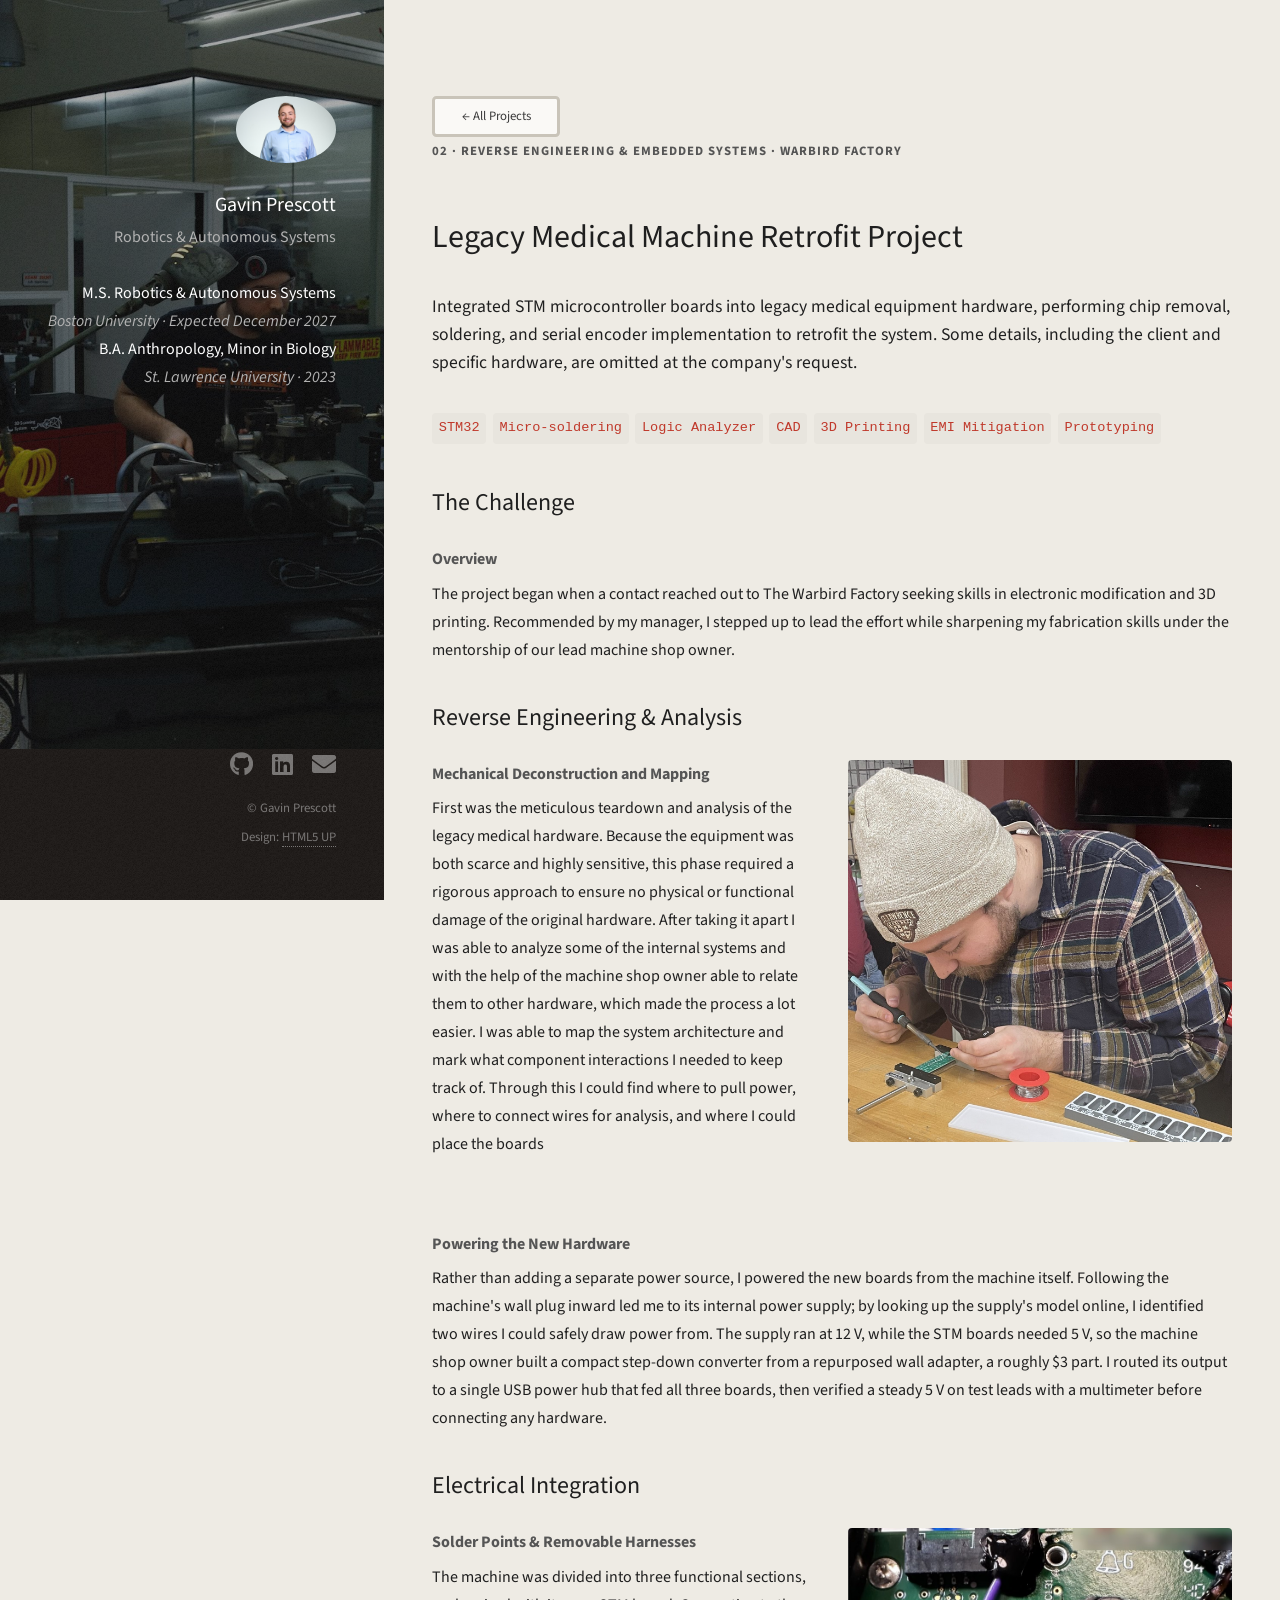
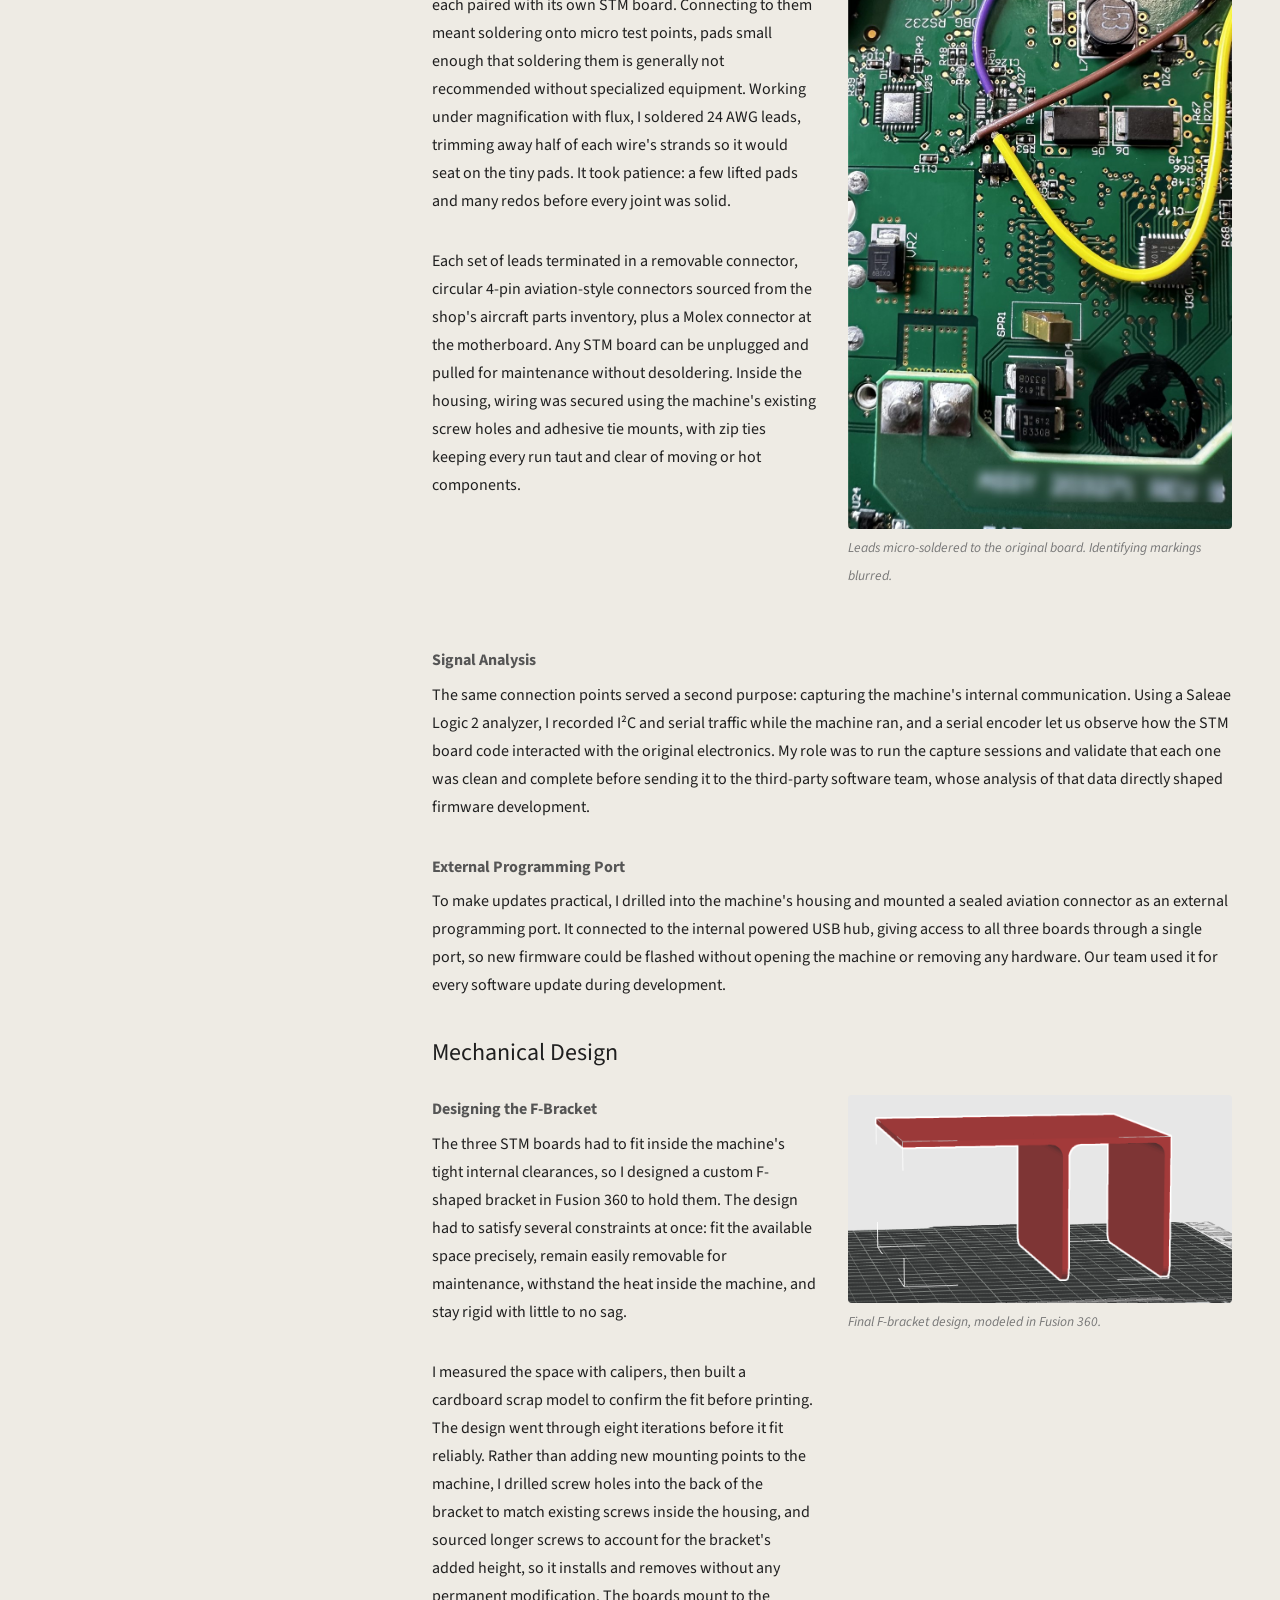
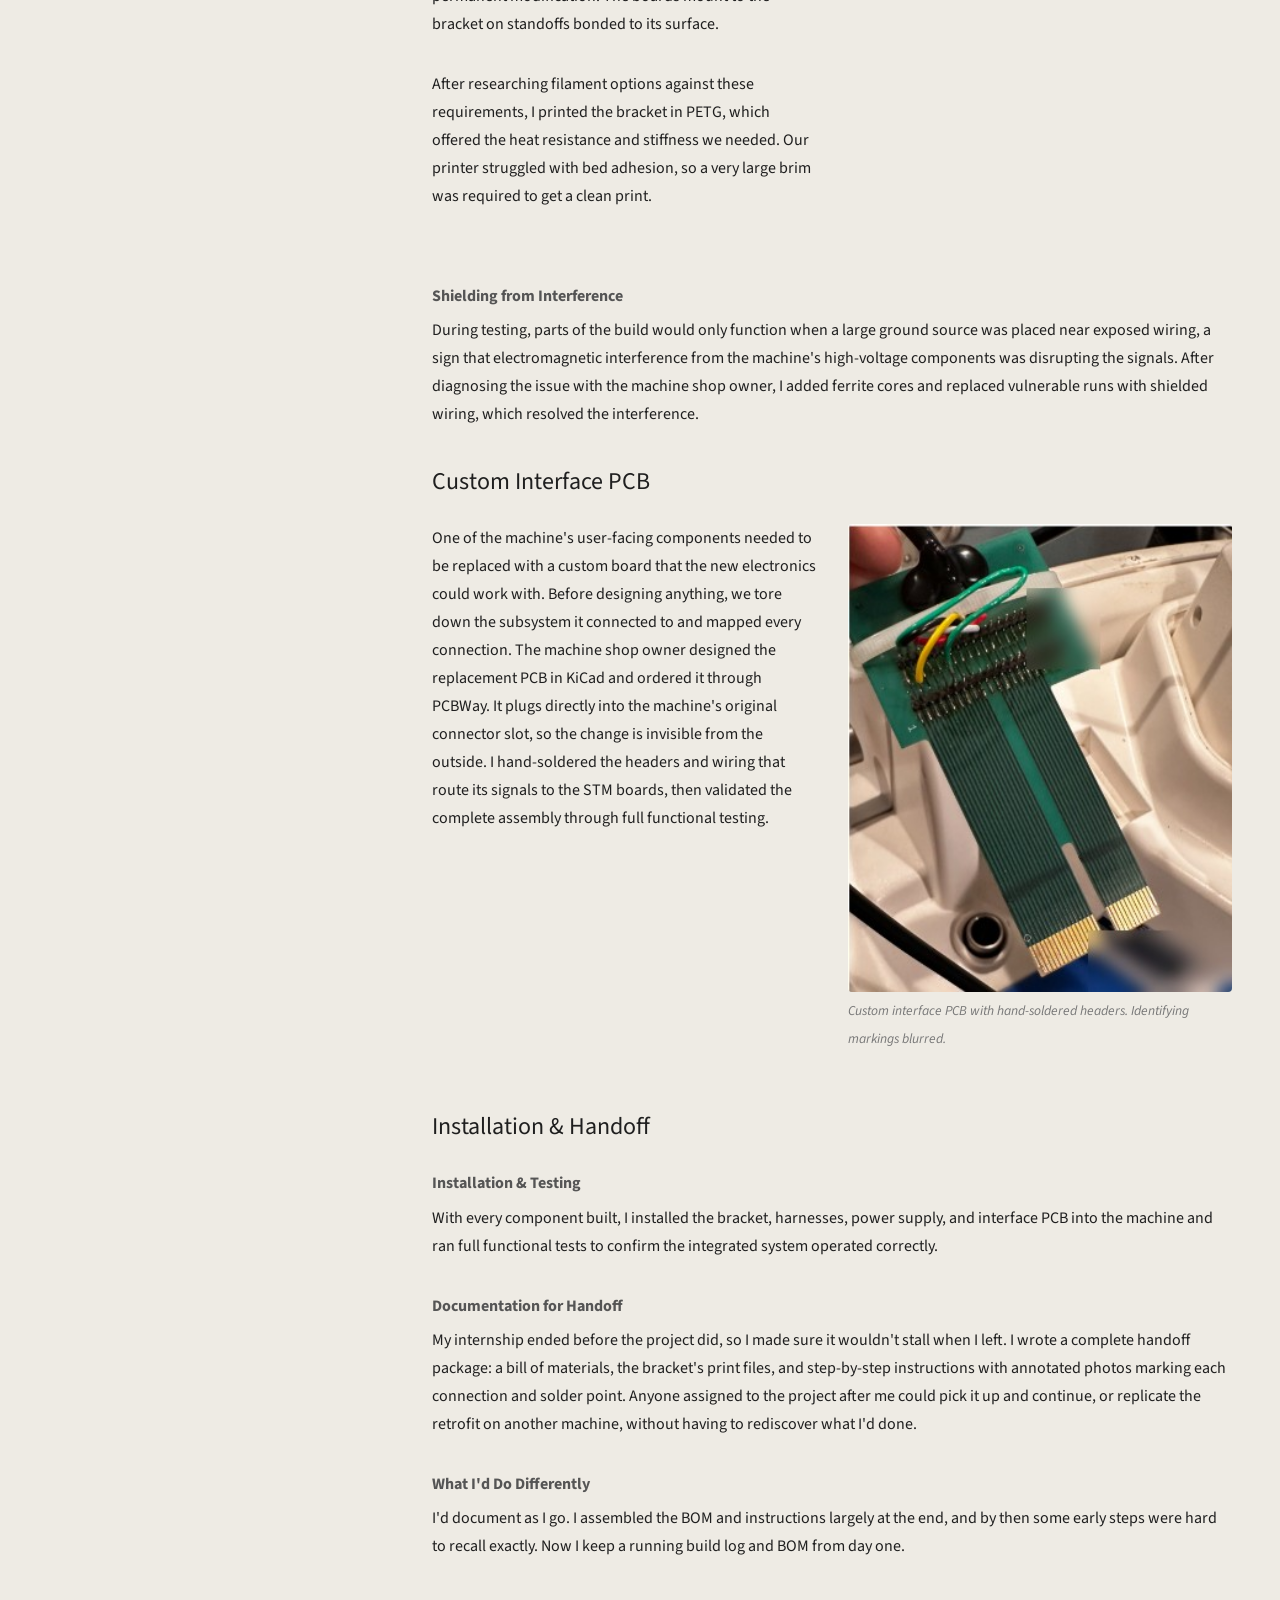
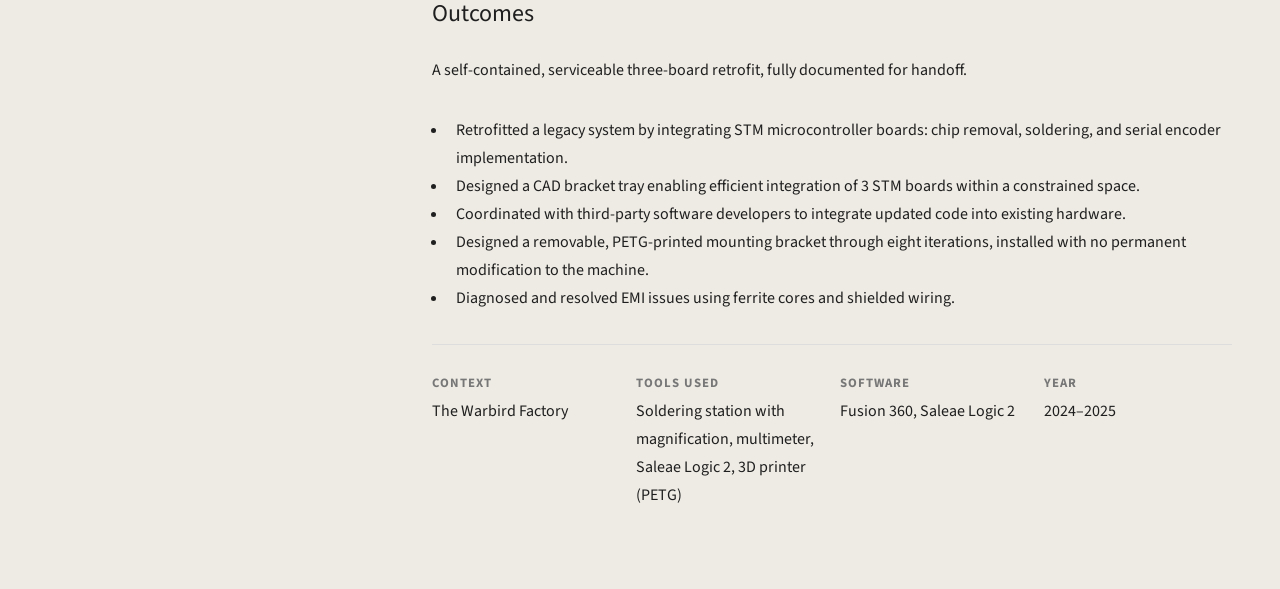
<file: medical-retrofit.html>
<!DOCTYPE HTML>
<!--
	Strata by HTML5 UP
	html5up.net | @ajlkn
	Free for personal and commercial use under the CCA 3.0 license (html5up.net/license)
	Keep the "Design: HTML5 UP" credit in the footer — the license requires it.
-->
<html lang="en">
	<head>
		<title>Legacy Medical Machine Retrofit | Gavin Prescott</title>
		<meta charset="utf-8" />
		<meta name="viewport" content="width=device-width, initial-scale=1" />
		<meta name="description" content="Gavin Prescott — Robotics &amp; Autonomous Systems M.S. student at Boston University. Projects in mechanical design, fabrication, and embedded systems." />
		<link rel="stylesheet" href="assets/css/main.css" />
		<link rel="stylesheet" href="assets/css/custom.css" />
		<link rel="icon" href="images/avatar.jpg" />
	</head>
	<body class="is-preload">

		<!-- ============================================================
		     HEADER (left sidebar) — same on every page.
		     If you change it here, change it in the other .html files too.
		     Sidebar background photo = images/bg.jpg
		     ============================================================ -->
			<header id="header">
				<div class="inner">
					<a href="index.html" class="image avatar"><img src="images/avatar.jpg" alt="Gavin Prescott" /></a>
					<h1><strong>Gavin Prescott</strong></h1>
					<p class="intro-subtitle">
						Robotics &amp; Autonomous Systems<br />
						<br />
						<b>M.S. Robotics &amp; Autonomous Systems</b><br />
						<i>Boston University &middot; Expected December 2027</i><br />
						<b>B.A. Anthropology, Minor in Biology</b><br />
						<i>St. Lawrence University &middot; 2023</i>
					</p>
				</div>
			</header>

		<!-- Main -->
			<div id="main">



					<section class="project-detail">

    <a href="index.html#projects" class="button small">&larr; All Projects</a>

    <!-- ========== TITLE BLOCK ========== -->
    <p class="project-hero-meta">02 &middot; Reverse Engineering & Embedded Systems &middot; Warbird Factory</p>

    <header class="major"><h2>Legacy Medical Machine Retrofit Project</h2></header>

    <p class="lede">Integrated STM microcontroller boards into legacy medical equipment hardware, performing chip removal, 
      soldering, and serial encoder implementation to retrofit the system. Some details, including the client and specific 
      hardware, are omitted at the company's request.</p>

    <div class="tags">
      <span class="tag">STM32</span>
      <span class="tag">Micro-soldering</span>
      <span class="tag">Logic Analyzer</span>
      <span class="tag">CAD</span>
      <span class="tag">3D Printing</span>
      <span class="tag">EMI Mitigation</span>
      <span class="tag">Prototyping</span>
    </div>

    <!-- ========== OVERVIEW ========== -->
    <h2>The Challenge</h2>
    <p class="Step-title">Overview</p>
    <!-- Notes from your old About page draft: three STM32 boards, F-shaped bracket you designed,
         rewired internals, ferrite cores for EMI, sensor wiring read with a logic analyzer. -->
    <p>The project began when a contact reached out to The Warbird Factory seeking skills in electronic modification and 3D printing. 
      Recommended by my manager, I stepped up to lead the effort while sharpening my fabrication skills under the mentorship of our lead 
      machine shop owner.</p>


    <!-- ========== PROCESS ========== -->
    <h2>Reverse Engineering & Analysis</h2>

    <!-- ---------- COPY THIS BLOCK for a step with ONE image ---------- -->
    <div class="step">
      <div class="step-body">
        <p class="Step-title">Mechanical Deconstruction and Mapping</p>
        <p>First was the meticulous teardown and analysis of the legacy medical hardware. 
          Because the equipment was both scarce and highly sensitive, this phase required a rigorous
          approach to ensure no physical or functional damage of the original hardware. After taking it apart I was able
          to analyze some of the internal systems and with the help of the machine shop owner able to relate them to other hardware,
          which made the process a lot easier. I was able to map the system architecture and mark what component interactions
          I needed to keep track of. Through this I could find where to pull power, where to connect wires for analysis, 
          and where I could place the boards
        </p>
      </div>
      <div class="step-media">
        <figure>
          <img src="images/projects/medical-retrofit/soldering.jpg" alt="Gavin precision soldering a small circuit board">
        </figure>
      </div>
    </div>
    <!-- ---------------------- end of one-image step ---------------------- -->

    <!-- ---------- Text-only step ---------- -->
    <p class="Step-title">Powering the New Hardware</p>
    <p>Rather than adding a separate power source, I powered the new boards from the machine itself. Following the
      machine's wall plug inward led me to its internal power supply; by looking up the supply's model online, I identified
      two wires I could safely draw power from. The supply ran at 12&nbsp;V, while the STM boards needed 5&nbsp;V, so the
      machine shop owner built a compact step-down converter from a repurposed wall adapter, a roughly $3 part. I routed
      its output to a single USB power hub that fed all three boards, then verified a steady 5&nbsp;V on test leads with a
      multimeter before connecting any hardware.</p>

    <!-- ========== ELECTRICAL INTEGRATION ========== -->
    <h2>Electrical Integration</h2>

    <div class="step">
      <div class="step-body">
        <p class="Step-title">Solder Points &amp; Removable Harnesses</p>
        <p>The machine was divided into three functional sections, each paired with its own STM board. Connecting to them
          meant soldering onto micro test points, pads small enough that soldering them is generally not recommended without
          specialized equipment. Working under magnification with flux, I soldered 24&nbsp;AWG leads, trimming away half of
          each wire's strands so it would seat on the tiny pads. It took patience: a few lifted pads and many redos before
          every joint was solid.</p>
        <p>Each set of leads terminated in a removable connector, circular 4-pin aviation-style connectors sourced from the
          shop's aircraft parts inventory, plus a Molex connector at the motherboard. Any STM board can be unplugged and
          pulled for maintenance without desoldering. Inside the housing, wiring was secured using the machine's existing
          screw holes and adhesive tie mounts, with zip ties keeping every run taut and clear of moving or hot components.</p>
      </div>
      <div class="step-media">
        <figure>
          <img src="images/projects/medical-retrofit/micro-solder.jpg" alt="Fine-gauge wires micro-soldered to test points on the original control board">
          <figcaption>Leads micro-soldered to the original board. Identifying markings blurred.</figcaption>
        </figure>
      </div>
    </div>

    <p class="Step-title">Signal Analysis</p>
    <p>The same connection points served a second purpose: capturing the machine's internal communication. Using a Saleae
      Logic 2 analyzer, I recorded I&sup2;C and serial traffic while the machine ran, and a serial encoder let us observe how
      the STM board code interacted with the original electronics. My role was to run the capture sessions and validate
      that each one was clean and complete before sending it to the third-party software team, whose analysis of that data
      directly shaped firmware development.</p>

    <p class="Step-title">External Programming Port</p>
    <p>To make updates practical, I drilled into the machine's housing and mounted a sealed aviation connector as an external
      programming port. It connected to the internal powered USB hub, giving access to all three boards through a single
      port, so new firmware could be flashed without opening the machine or removing any hardware. Our team used it for
      every software update during development.</p>

    <!-- ========== MECHANICAL DESIGN ========== -->
    <h2>Mechanical Design</h2>

    <div class="step">
      <div class="step-body">
        <p class="Step-title">Designing the F-Bracket</p>
        <p>The three STM boards had to fit inside the machine's tight internal clearances, so I designed a custom F-shaped
          bracket in Fusion 360 to hold them. The design had to satisfy several constraints at once: fit the available space
          precisely, remain easily removable for maintenance, withstand the heat inside the machine, and stay rigid with
          little to no sag.</p>
        <p>I measured the space with calipers, then built a cardboard scrap model to confirm the fit before printing. The
          design went through eight iterations before it fit reliably. Rather than adding new mounting points to the machine,
          I drilled screw holes into the back of the bracket to match existing screws inside the housing, and sourced longer
          screws to account for the bracket's added height, so it installs and removes without any permanent modification.
          The boards mount to the bracket on standoffs bonded to its surface.</p>
        <p>After researching filament options against these requirements, I printed the bracket in PETG, which offered the
          heat resistance and stiffness we needed. Our printer struggled with bed adhesion, so a very large brim was required
          to get a clean print.</p>
      </div>
      <div class="step-media">
        <figure>
          <img src="images/projects/medical-retrofit/f-bracket.png" alt="3D model of the F-shaped PETG mounting bracket">
          <figcaption>Final F-bracket design, modeled in Fusion 360.</figcaption>
        </figure>
      </div>
    </div>

    <p class="Step-title">Shielding from Interference</p>
    <p>During testing, parts of the build would only function when a large ground source was placed near exposed wiring,
      a sign that electromagnetic interference from the machine's high-voltage components was disrupting the signals. After
      diagnosing the issue with the machine shop owner, I added ferrite cores and replaced vulnerable runs with shielded
      wiring, which resolved the interference.</p>

    <!-- ========== CUSTOM INTERFACE PCB ========== -->
    <h2>Custom Interface PCB</h2>

    <div class="step">
      <div class="step-body">
        <p>One of the machine's user-facing components needed to be replaced with a custom board that the new electronics
          could work with. Before designing anything, we tore down the subsystem it connected to and mapped every connection.
          The machine shop owner designed the replacement PCB in KiCad and ordered it through PCBWay. It plugs directly into
          the machine's original connector slot, so the change is invisible from the outside. I hand-soldered the headers and
          wiring that route its signals to the STM boards, then validated the complete assembly through full functional
          testing.</p>
      </div>
      <div class="step-media">
        <figure>
          <img src="images/projects/medical-retrofit/interface-pcb.jpg" alt="Custom edge-connector PCB with hand-soldered headers and wiring">
          <figcaption>Custom interface PCB with hand-soldered headers. Identifying markings blurred.</figcaption>
        </figure>
      </div>
    </div>

    <!-- ========== INSTALLATION, DOCUMENTATION ========== -->
    <h2>Installation &amp; Handoff</h2>

    <p class="Step-title">Installation &amp; Testing</p>
    <p>With every component built, I installed the bracket, harnesses, power supply, and interface PCB into the machine and
      ran full functional tests to confirm the integrated system operated correctly.</p>

    <p class="Step-title">Documentation for Handoff</p>
    <p>My internship ended before the project did, so I made sure it wouldn't stall when I left. I wrote a complete handoff
      package: a bill of materials, the bracket's print files, and step-by-step instructions with annotated photos marking
      each connection and solder point. Anyone assigned to the project after me could pick it up and continue, or replicate
      the retrofit on another machine, without having to rediscover what I'd done.</p>

    <p class="Step-title">What I'd Do Differently</p>
    <p>I'd document as I go. I assembled the BOM and instructions largely at the end, and by then some early steps were hard
      to recall exactly. Now I keep a running build log and BOM from day one.</p>

    <!-- ========== OUTCOMES ========== -->
    <h2>Outcomes</h2>
        <p><strong>A self-contained, serviceable three-board retrofit, fully documented for handoff.</strong></p>
        <ul>
          <li>Retrofitted a legacy system by integrating STM microcontroller boards: chip removal, soldering, and serial encoder implementation.</li>
          <li>Designed a CAD bracket tray enabling efficient integration of 3 STM boards within a constrained space.</li>
          <li>Coordinated with third-party software developers to integrate updated code into existing hardware.</li>
          <li>Designed a removable, PETG-printed mounting bracket through eight iterations, installed with no permanent modification to the machine.</li>
          <li>Diagnosed and resolved EMI issues using ferrite cores and shielded wiring.</li>
        </ul>

    <!-- ========== SPEC BLOCK ========== -->
    <dl class="spec-list">
      <div>
        <dt>Context</dt>
        <dd>The Warbird Factory</dd>
      </div>
      <div>
        <dt>Tools Used</dt>
        <dd>Soldering station with magnification, multimeter, Saleae Logic 2, 3D printer (PETG)</dd>
      </div>
      <div>
        <dt>Software</dt>
        <dd>Fusion 360, Saleae Logic 2</dd>
      </div>
      <div>
        <dt>Year</dt>
        <dd>2024&ndash;2025</dd>
      </div>
    </dl>

					</section>

			</div>

		<!-- Footer -->
			<footer id="footer">
				<div class="inner">
					<ul class="icons">
						<li><a href="https://github.com/gavinprescott" target="_blank" rel="noopener" class="icon brands fa-github"><span class="label">GitHub</span></a></li>
						<li><a href="https://www.linkedin.com/in/gavin-prescott/" target="_blank" rel="noopener" class="icon brands fa-linkedin"><span class="label">LinkedIn</span></a></li>
						<li><a href="mailto:gjpres19@bu.edu" class="icon solid fa-envelope"><span class="label">Email</span></a></li>
					</ul>
					<ul class="copyright">
						<li>&copy; Gavin Prescott</li><li>Design: <a href="http://html5up.net">HTML5 UP</a></li>
					</ul>
				</div>
			</footer>

		<!-- Scripts -->
			<script src="assets/js/jquery.min.js"></script>
			<script src="assets/js/jquery.poptrox.min.js"></script>
			<script src="assets/js/browser.min.js"></script>
			<script src="assets/js/breakpoints.min.js"></script>
			<script src="assets/js/util.js"></script>
			<script src="assets/js/main.js"></script>

	</body>
</html>
</file>
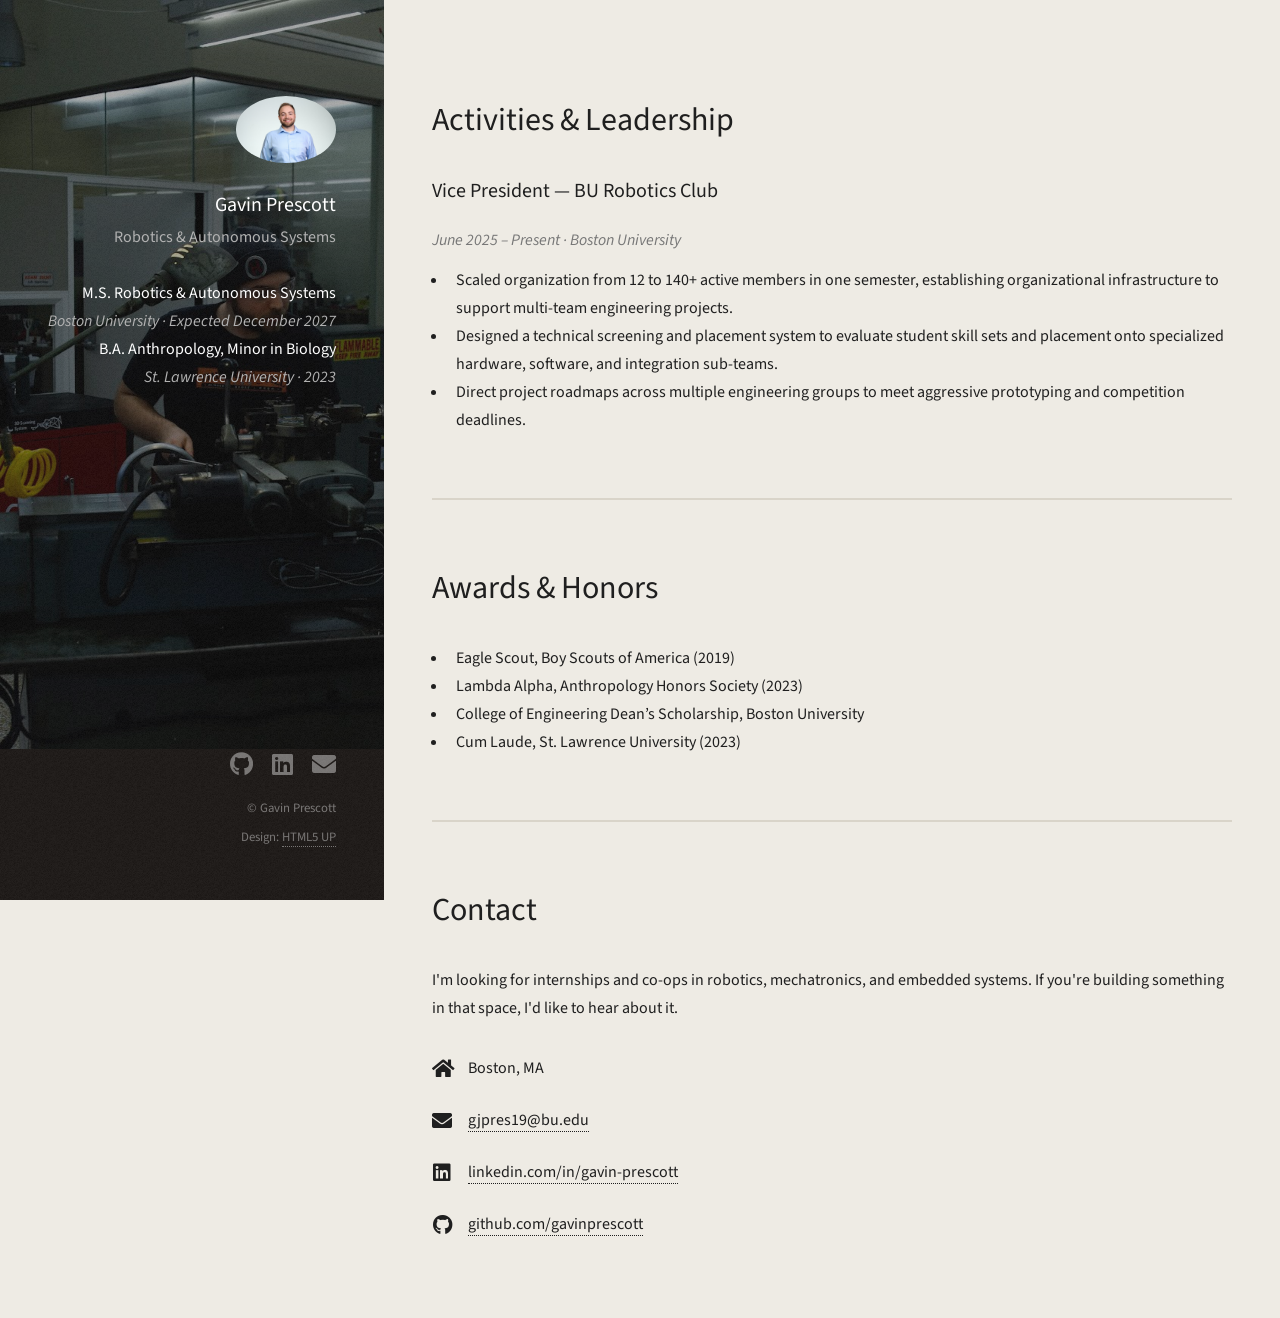
<file: other.html>
<!DOCTYPE HTML>
<!--
	Strata by HTML5 UP
	html5up.net | @ajlkn
	Free for personal and commercial use under the CCA 3.0 license (html5up.net/license)
	Keep the "Design: HTML5 UP" credit in the footer — the license requires it.
-->
<html lang="en">
	<head>
		<title>Activities &amp; Honors | Gavin Prescott</title>
		<meta charset="utf-8" />
		<meta name="viewport" content="width=device-width, initial-scale=1" />
		<meta name="description" content="Gavin Prescott — Robotics &amp; Autonomous Systems M.S. student at Boston University. Projects in mechanical design, fabrication, and embedded systems." />
		<link rel="stylesheet" href="assets/css/main.css" />
		<link rel="stylesheet" href="assets/css/custom.css" />
		<link rel="icon" href="images/avatar.jpg" />
	</head>
	<body class="is-preload">

		<!-- ============================================================
		     HEADER (left sidebar) — same on every page.
		     If you change it here, change it in the other .html files too.
		     Sidebar background photo = images/bg.jpg
		     ============================================================ -->
			<header id="header">
				<div class="inner">
					<a href="index.html" class="image avatar"><img src="images/avatar.jpg" alt="Gavin Prescott" /></a>
					<h1><strong>Gavin Prescott</strong></h1>
					<p class="intro-subtitle">
						Robotics &amp; Autonomous Systems<br />
						<br />
						<b>M.S. Robotics &amp; Autonomous Systems</b><br />
						<i>Boston University &middot; Expected December 2027</i><br />
						<b>B.A. Anthropology, Minor in Biology</b><br />
						<i>St. Lawrence University &middot; 2023</i>
					</p>
				</div>
			</header>

		<!-- Main -->
			<div id="main">

					<section id="activities">
						<header class="major">
							<h2>Activities &amp; Leadership</h2>
						</header>
						<div class="experience-item">
							<h3>Vice President &mdash; BU Robotics Club</h3>
							<p class="meta">June 2025 &ndash; Present &middot; Boston University</p>
							<ul>
								<li>Scaled organization from 12 to 140+ active members in one semester, establishing organizational infrastructure to support multi-team engineering projects.</li>
								<li>Designed a technical screening and placement system to evaluate student skill sets and placement onto specialized hardware, software, and integration sub-teams.</li>
								<li>Direct project roadmaps across multiple engineering groups to meet aggressive prototyping and competition deadlines.</li>
							</ul>
						</div>
					</section>
					<section id="honors">
						<header class="major">
							<h2>Awards &amp; Honors</h2>
						</header>
						<ul>
							<li>Eagle Scout, Boy Scouts of America (2019)</li>
							<li>Lambda Alpha, Anthropology Honors Society (2023)</li>
							<li>College of Engineering Dean&rsquo;s Scholarship, Boston University</li>
							<li>Cum Laude, St. Lawrence University (2023)</li>
						</ul>
					</section>

				<!-- Contact -->
					<section id="contact">
						<header class="major">
							<h2>Contact</h2>
						</header>
						<p>I'm looking for internships and co-ops in robotics, mechatronics, and embedded systems. If you're building something in that space, I'd like to hear about it.</p>
						<ul class="labeled-icons">
							<li>
								<h3 class="icon solid fa-home"><span class="label">Location</span></h3>
								Boston, MA
							</li>
							<li>
								<h3 class="icon solid fa-envelope"><span class="label">Email</span></h3>
								<a href="mailto:gjpres19@bu.edu">gjpres19@bu.edu</a>
							</li>
							<li>
								<h3 class="icon brands fa-linkedin"><span class="label">LinkedIn</span></h3>
								<a href="https://www.linkedin.com/in/gavin-prescott/" target="_blank" rel="noopener">linkedin.com/in/gavin-prescott</a>
							</li>
							<li>
								<h3 class="icon brands fa-github"><span class="label">GitHub</span></h3>
								<a href="https://github.com/gavinprescott" target="_blank" rel="noopener">github.com/gavinprescott</a>
							</li>
						</ul>
					</section>

			</div>

		<!-- Footer -->
			<footer id="footer">
				<div class="inner">
					<ul class="icons">
						<li><a href="https://github.com/gavinprescott" target="_blank" rel="noopener" class="icon brands fa-github"><span class="label">GitHub</span></a></li>
						<li><a href="https://www.linkedin.com/in/gavin-prescott/" target="_blank" rel="noopener" class="icon brands fa-linkedin"><span class="label">LinkedIn</span></a></li>
						<li><a href="mailto:gjpres19@bu.edu" class="icon solid fa-envelope"><span class="label">Email</span></a></li>
					</ul>
					<ul class="copyright">
						<li>&copy; Gavin Prescott</li><li>Design: <a href="http://html5up.net">HTML5 UP</a></li>
					</ul>
				</div>
			</footer>

		<!-- Scripts -->
			<script src="assets/js/jquery.min.js"></script>
			<script src="assets/js/jquery.poptrox.min.js"></script>
			<script src="assets/js/browser.min.js"></script>
			<script src="assets/js/breakpoints.min.js"></script>
			<script src="assets/js/util.js"></script>
			<script src="assets/js/main.js"></script>

	</body>
</html>
</file>
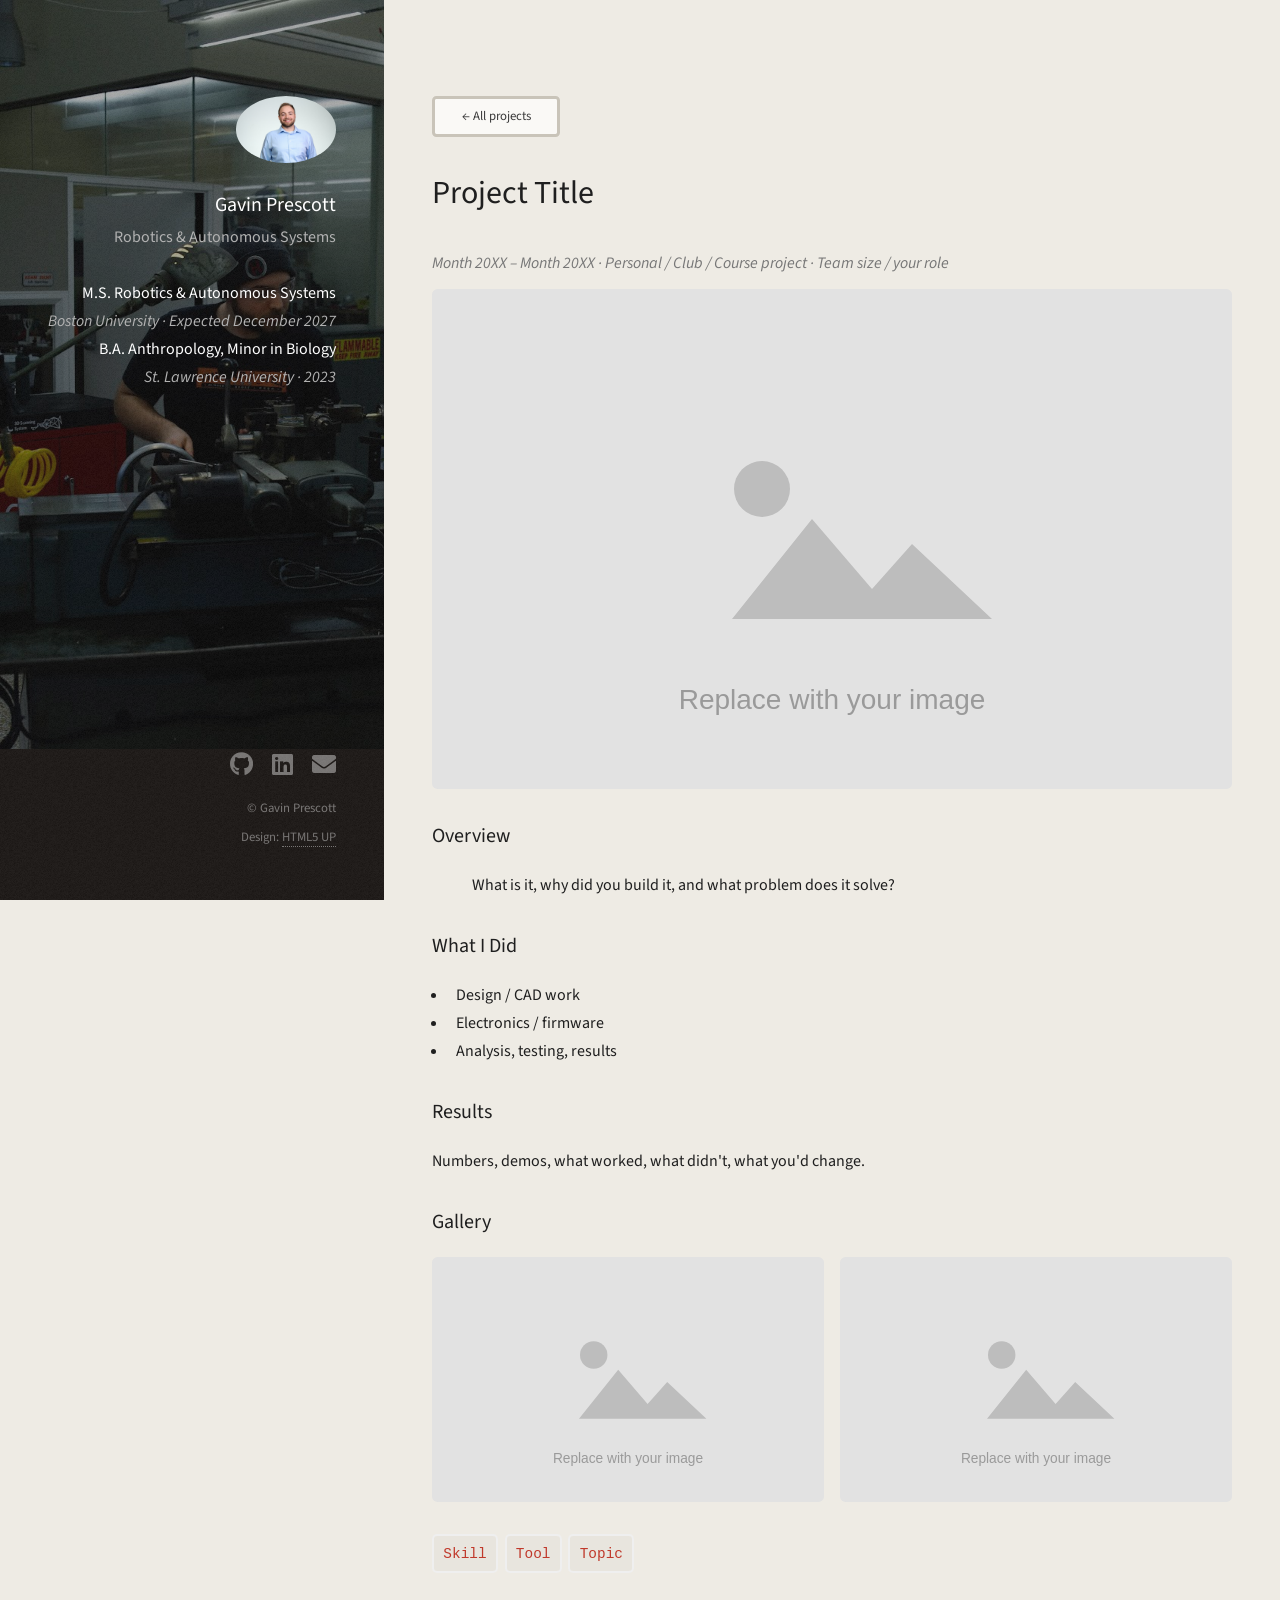
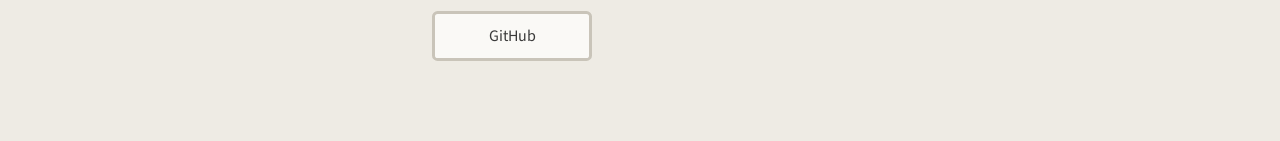
<file: project-template.html>
<!DOCTYPE HTML>
<!--
	Strata by HTML5 UP
	html5up.net | @ajlkn
	Free for personal and commercial use under the CCA 3.0 license (html5up.net/license)
	Keep the "Design: HTML5 UP" credit in the footer — the license requires it.
-->
<html lang="en">
	<head>
		<title>Project Title | Gavin Prescott</title>
		<meta charset="utf-8" />
		<meta name="viewport" content="width=device-width, initial-scale=1" />
		<meta name="description" content="TODO: one-sentence description of you for search engines / link previews" />
		<link rel="stylesheet" href="assets/css/main.css" />
		<link rel="stylesheet" href="assets/css/custom.css" />
		<link rel="icon" href="images/avatar.jpg" />
	</head>
	<body class="is-preload">

		<!-- ============================================================
		     HEADER (left sidebar) — same on every page.
		     If you change it here, change it in the other .html files too.
		     ============================================================ -->
			<header id="header">
				<div class="inner">
					<a href="index.html" class="image avatar"><img src="images/avatar.jpg" alt="Gavin Prescott" /></a>
					<h1><strong>Gavin Prescott</strong></h1>
					<p class="intro-subtitle">
						Robotics &amp; Autonomous Systems<br />
						<br />
						<b>M.S. Robotics &amp; Autonomous Systems</b><br />
						<i>Boston University &middot; Expected December 2027</i><br />
						<b>B.A. Anthropology, Minor in Biology</b><br />
						<i>St. Lawrence University &middot; 2023</i>
					</p>
				</div>
			</header>

		<!-- Main -->
			<div id="main">

				<!-- ============================================================
				     PROJECT DETAIL PAGE TEMPLATE
				     To add a project: copy this file (e.g. to "arm-project.html"),
				     fill it in, and point that project's card links in index.html at it.
				     ============================================================ -->
					<section id="project">
						<ul class="actions small"><li><a href="index.html" class="button small">&larr; All projects</a></li></ul>
						<header class="major">
							<h2>Project Title</h2>
						</header>
						<p class="meta">Month 20XX – Month 20XX · Personal / Club / Course project · Team size / your role</p>
						<span class="image fit"><img src="images/placeholder.svg" alt="Main project photo" /></span>

						<h3>Overview</h3>
						<p class="indent">What is it, why did you build it, and what problem does it solve?</p>

						<h3>What I Did</h3>
						<ul>
							<li>Design / CAD work</li>
							<li>Electronics / firmware</li>
							<li>Analysis, testing, results</li>
						</ul>

						<h3>Results</h3>
						<p>Numbers, demos, what worked, what didn't, what you'd change.</p>
						<!-- Video example:
						<video controls muted playsinline><source src="images/projects/my-project/demo.webm" type="video/webm"></video>
						YouTube example:
						<div class="video-embed"><iframe src="https://www.youtube.com/embed/VIDEO_ID" allowfullscreen></iframe></div>
						-->

						<h3>Gallery</h3>
						<div class="row gtr-50">
							<div class="col-6"><span class="image fit"><img src="images/placeholder.svg" alt="" /></span></div>
							<div class="col-6"><span class="image fit"><img src="images/placeholder.svg" alt="" /></span></div>
						</div>

						<p class="tags"><code>Skill</code> <code>Tool</code> <code>Topic</code></p>
						<ul class="actions">
							<li><a href="https://github.com/GavinPrescott" target="_blank" rel="noopener" class="button">GitHub</a></li>
						</ul>
					</section>

			</div>

		<!-- Footer -->
			<footer id="footer">
				<div class="inner">
					<ul class="icons">
						<li><a href="https://github.com/gavinprescott" target="_blank" rel="noopener" class="icon brands fa-github"><span class="label">GitHub</span></a></li>
						<li><a href="https://www.linkedin.com/in/gavin-prescott/" target="_blank" rel="noopener" class="icon brands fa-linkedin"><span class="label">LinkedIn</span></a></li>
						<li><a href="mailto:gjpres19@bu.edu" class="icon solid fa-envelope"><span class="label">Email</span></a></li>
					</ul>
					<ul class="copyright">
						<li>&copy; Gavin Prescott</li><li>Design: <a href="http://html5up.net">HTML5 UP</a></li>
					</ul>
				</div>
			</footer>

		<!-- Scripts -->
			<script src="assets/js/jquery.min.js"></script>
			<script src="assets/js/jquery.poptrox.min.js"></script>
			<script src="assets/js/browser.min.js"></script>
			<script src="assets/js/breakpoints.min.js"></script>
			<script src="assets/js/util.js"></script>
			<script src="assets/js/main.js"></script>

	</body>
</html>
</file>
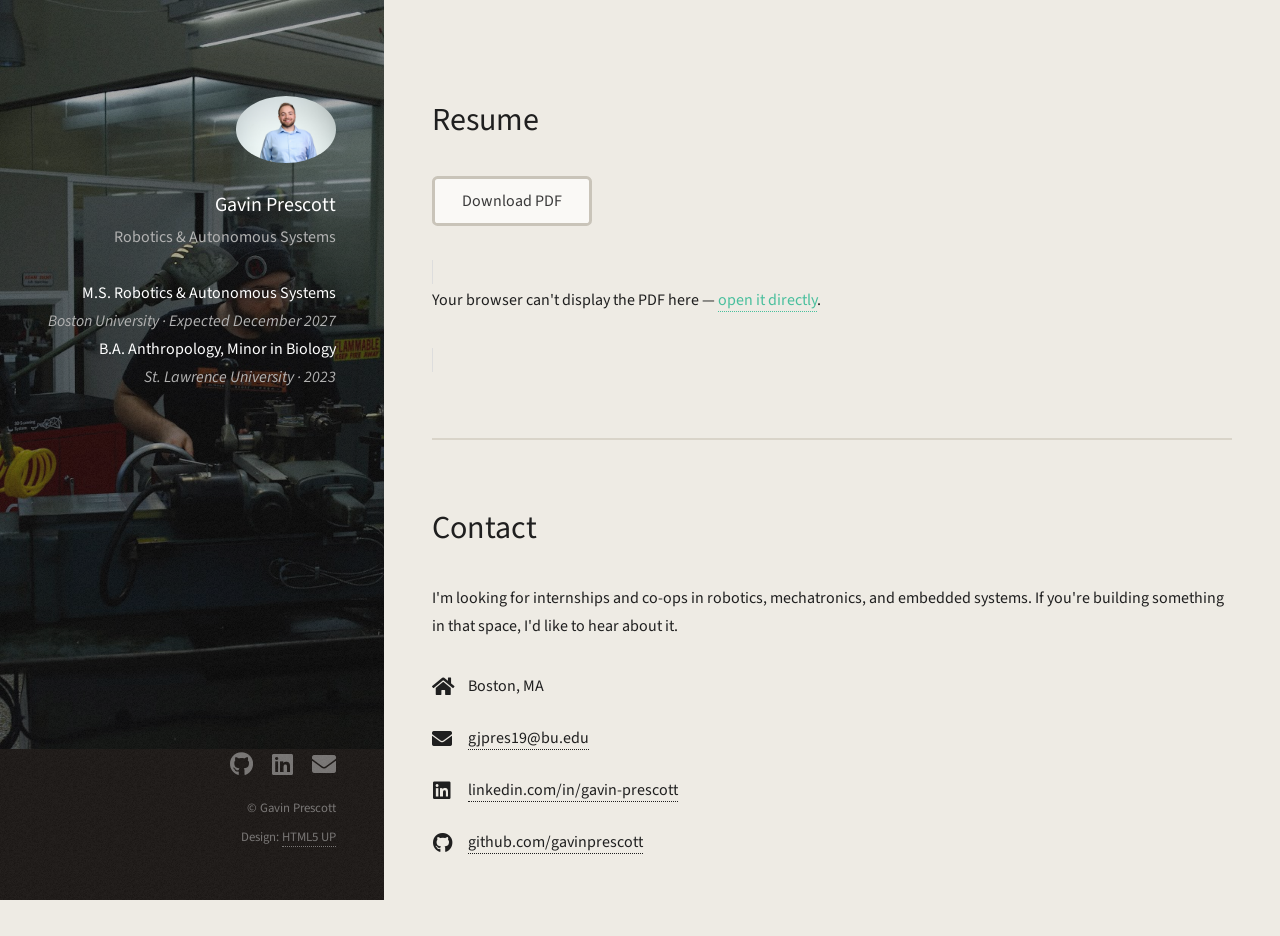
<file: Resume.html>
<!DOCTYPE HTML>
<!--
	Strata by HTML5 UP
	html5up.net | @ajlkn
	Free for personal and commercial use under the CCA 3.0 license (html5up.net/license)
	Keep the "Design: HTML5 UP" credit in the footer — the license requires it.
-->
<html lang="en">
	<head>
		<title>Resume | Gavin Prescott</title>
		<meta charset="utf-8" />
		<meta name="viewport" content="width=device-width, initial-scale=1" />
		<meta name="description" content="Gavin Prescott — Robotics &amp; Autonomous Systems M.S. student at Boston University. Projects in mechanical design, fabrication, and embedded systems." />
		<link rel="stylesheet" href="assets/css/main.css" />
		<link rel="stylesheet" href="assets/css/custom.css" />
		<link rel="icon" href="images/avatar.jpg" />
	</head>
	<body class="is-preload">

		<!-- ============================================================
		     HEADER (left sidebar) — same on every page.
		     If you change it here, change it in the other .html files too.
		     Sidebar background photo = images/bg.jpg
		     ============================================================ -->
			<header id="header">
				<div class="inner">
					<a href="index.html" class="image avatar"><img src="images/avatar.jpg" alt="Gavin Prescott" /></a>
					<h1><strong>Gavin Prescott</strong></h1>
					<p class="intro-subtitle">
						Robotics &amp; Autonomous Systems<br />
						<br />
						<b>M.S. Robotics &amp; Autonomous Systems</b><br />
						<i>Boston University &middot; Expected December 2027</i><br />
						<b>B.A. Anthropology, Minor in Biology</b><br />
						<i>St. Lawrence University &middot; 2023</i>
					</p>
				</div>
			</header>

		<!-- Main -->
			<div id="main">

					<section id="resume">
						<header class="major">
							<h2>Resume</h2>
						</header>
						<ul class="actions">
							<li><a href="files/Resume_Gavin_Prescott_Robotics_Engineer_2026.pdf" download class="button">Download PDF</a></li>
						</ul>
						<object class="resume-embed" data="files/Resume_Gavin_Prescott_Robotics_Engineer_2026.pdf" type="application/pdf">
							<p>Your browser can't display the PDF here &mdash; <a href="files/Resume_Gavin_Prescott_Robotics_Engineer_2026.pdf">open it directly</a>.</p>
						</object>
					</section>

				<!-- Contact -->
					<section id="contact">
						<header class="major">
							<h2>Contact</h2>
						</header>
						<p>I'm looking for internships and co-ops in robotics, mechatronics, and embedded systems. If you're building something in that space, I'd like to hear about it.</p>
						<ul class="labeled-icons">
							<li>
								<h3 class="icon solid fa-home"><span class="label">Location</span></h3>
								Boston, MA
							</li>
							<li>
								<h3 class="icon solid fa-envelope"><span class="label">Email</span></h3>
								<a href="mailto:gjpres19@bu.edu">gjpres19@bu.edu</a>
							</li>
							<li>
								<h3 class="icon brands fa-linkedin"><span class="label">LinkedIn</span></h3>
								<a href="https://www.linkedin.com/in/gavin-prescott/" target="_blank" rel="noopener">linkedin.com/in/gavin-prescott</a>
							</li>
							<li>
								<h3 class="icon brands fa-github"><span class="label">GitHub</span></h3>
								<a href="https://github.com/gavinprescott" target="_blank" rel="noopener">github.com/gavinprescott</a>
							</li>
						</ul>
					</section>

			</div>

		<!-- Footer -->
			<footer id="footer">
				<div class="inner">
					<ul class="icons">
						<li><a href="https://github.com/gavinprescott" target="_blank" rel="noopener" class="icon brands fa-github"><span class="label">GitHub</span></a></li>
						<li><a href="https://www.linkedin.com/in/gavin-prescott/" target="_blank" rel="noopener" class="icon brands fa-linkedin"><span class="label">LinkedIn</span></a></li>
						<li><a href="mailto:gjpres19@bu.edu" class="icon solid fa-envelope"><span class="label">Email</span></a></li>
					</ul>
					<ul class="copyright">
						<li>&copy; Gavin Prescott</li><li>Design: <a href="http://html5up.net">HTML5 UP</a></li>
					</ul>
				</div>
			</footer>

		<!-- Scripts -->
			<script src="assets/js/jquery.min.js"></script>
			<script src="assets/js/jquery.poptrox.min.js"></script>
			<script src="assets/js/browser.min.js"></script>
			<script src="assets/js/breakpoints.min.js"></script>
			<script src="assets/js/util.js"></script>
			<script src="assets/js/main.js"></script>

	</body>
</html>
</file>
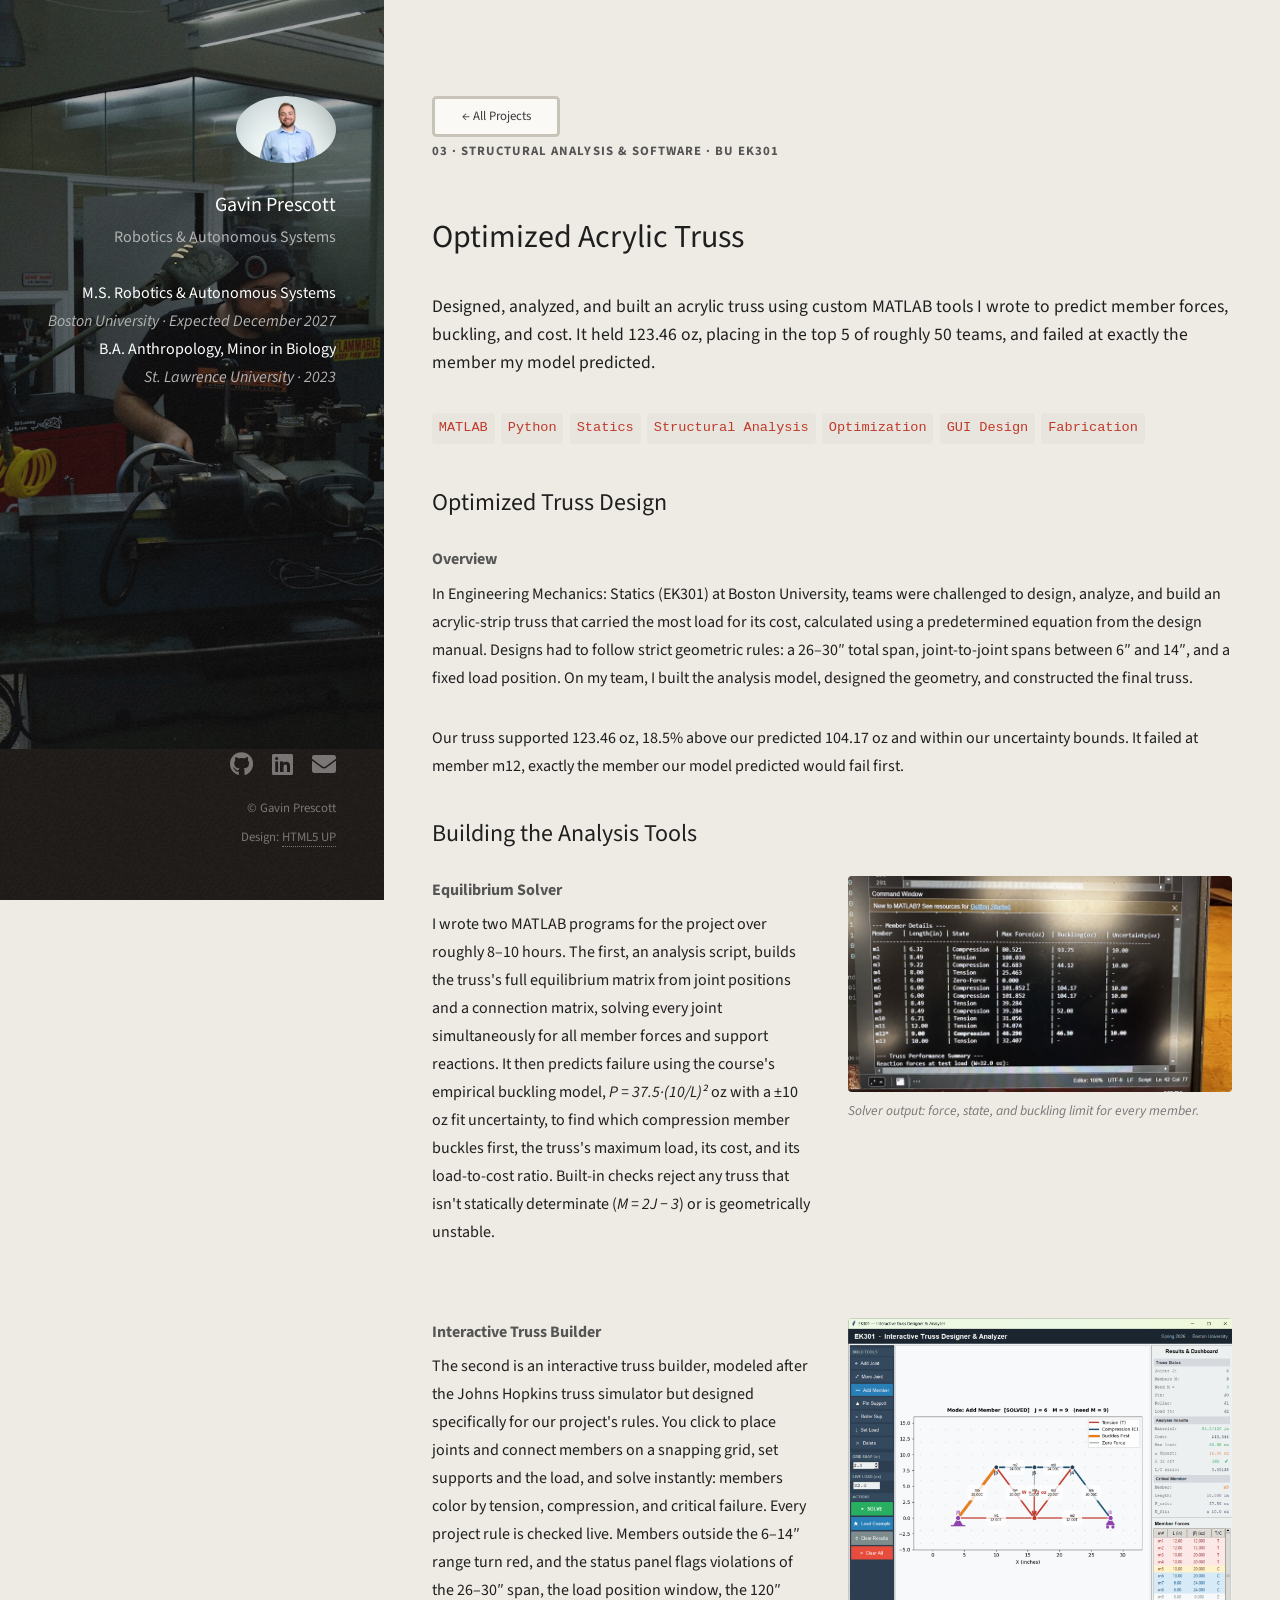
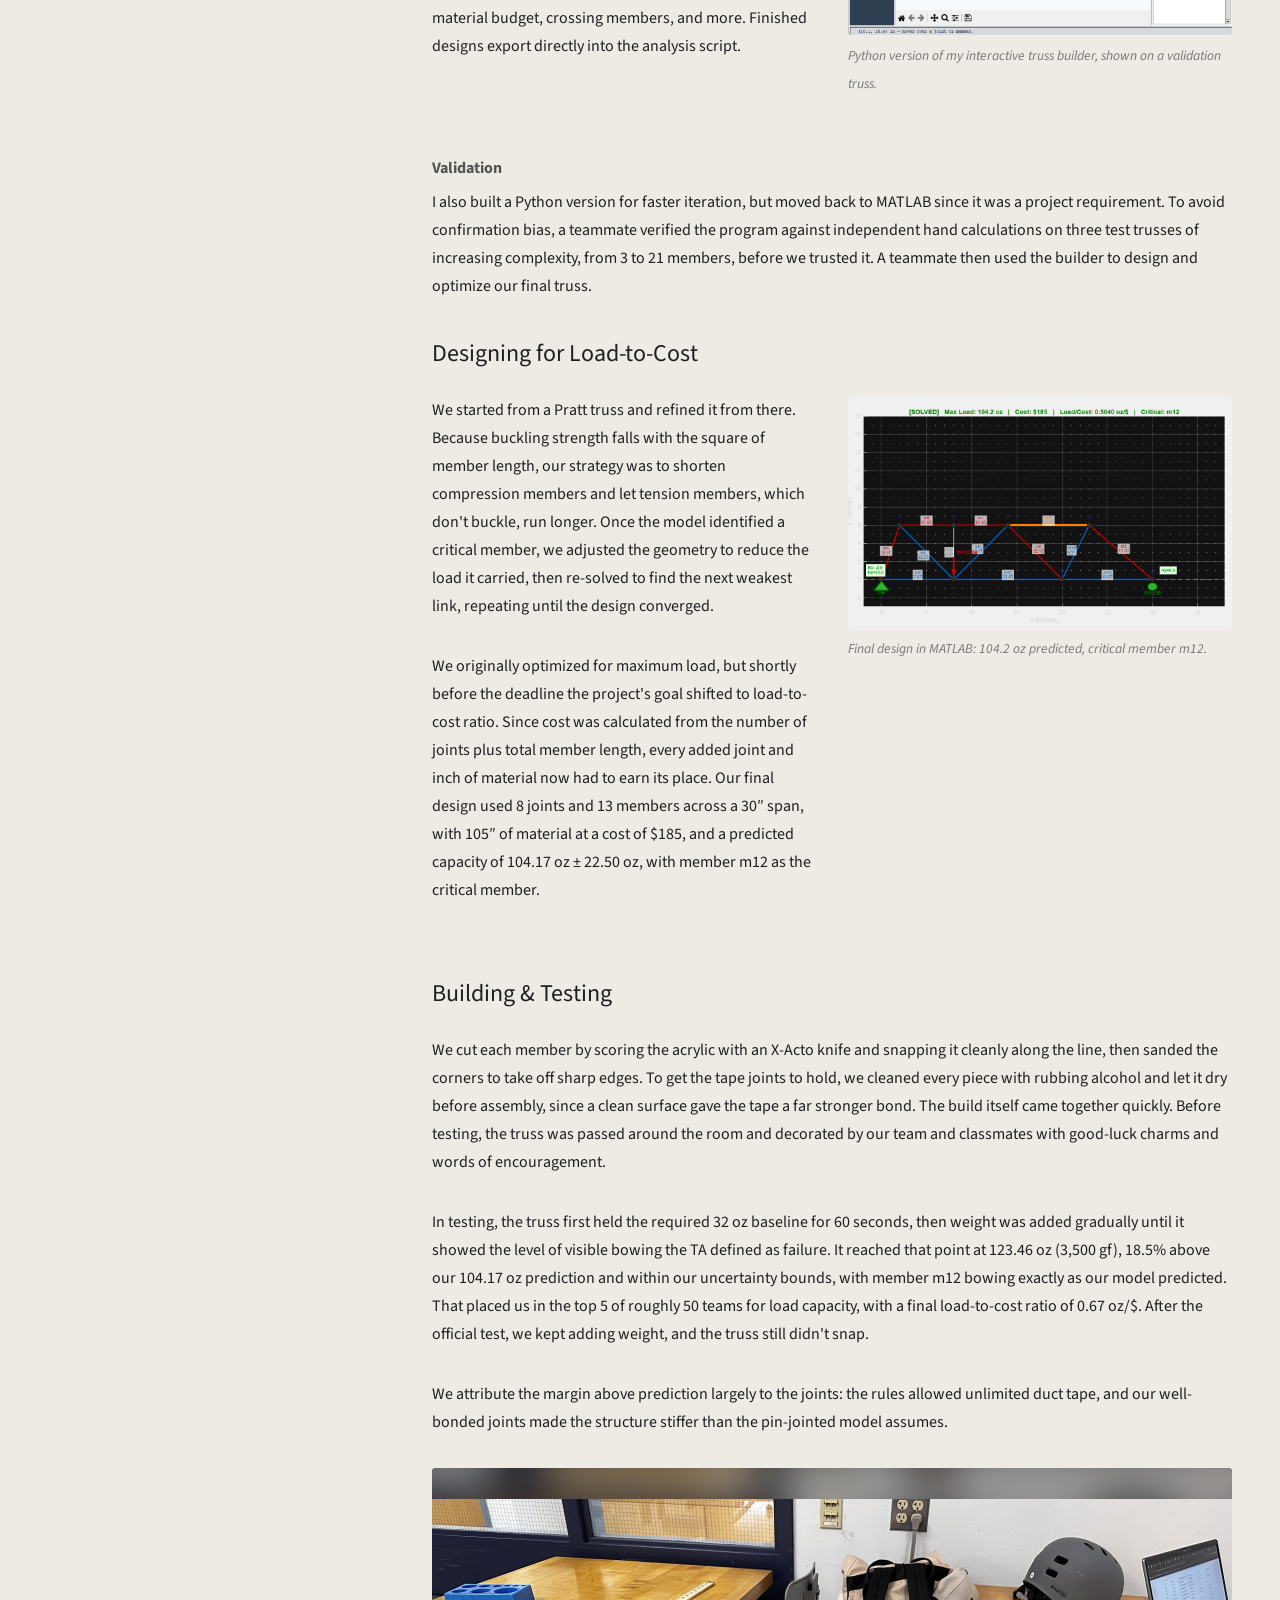
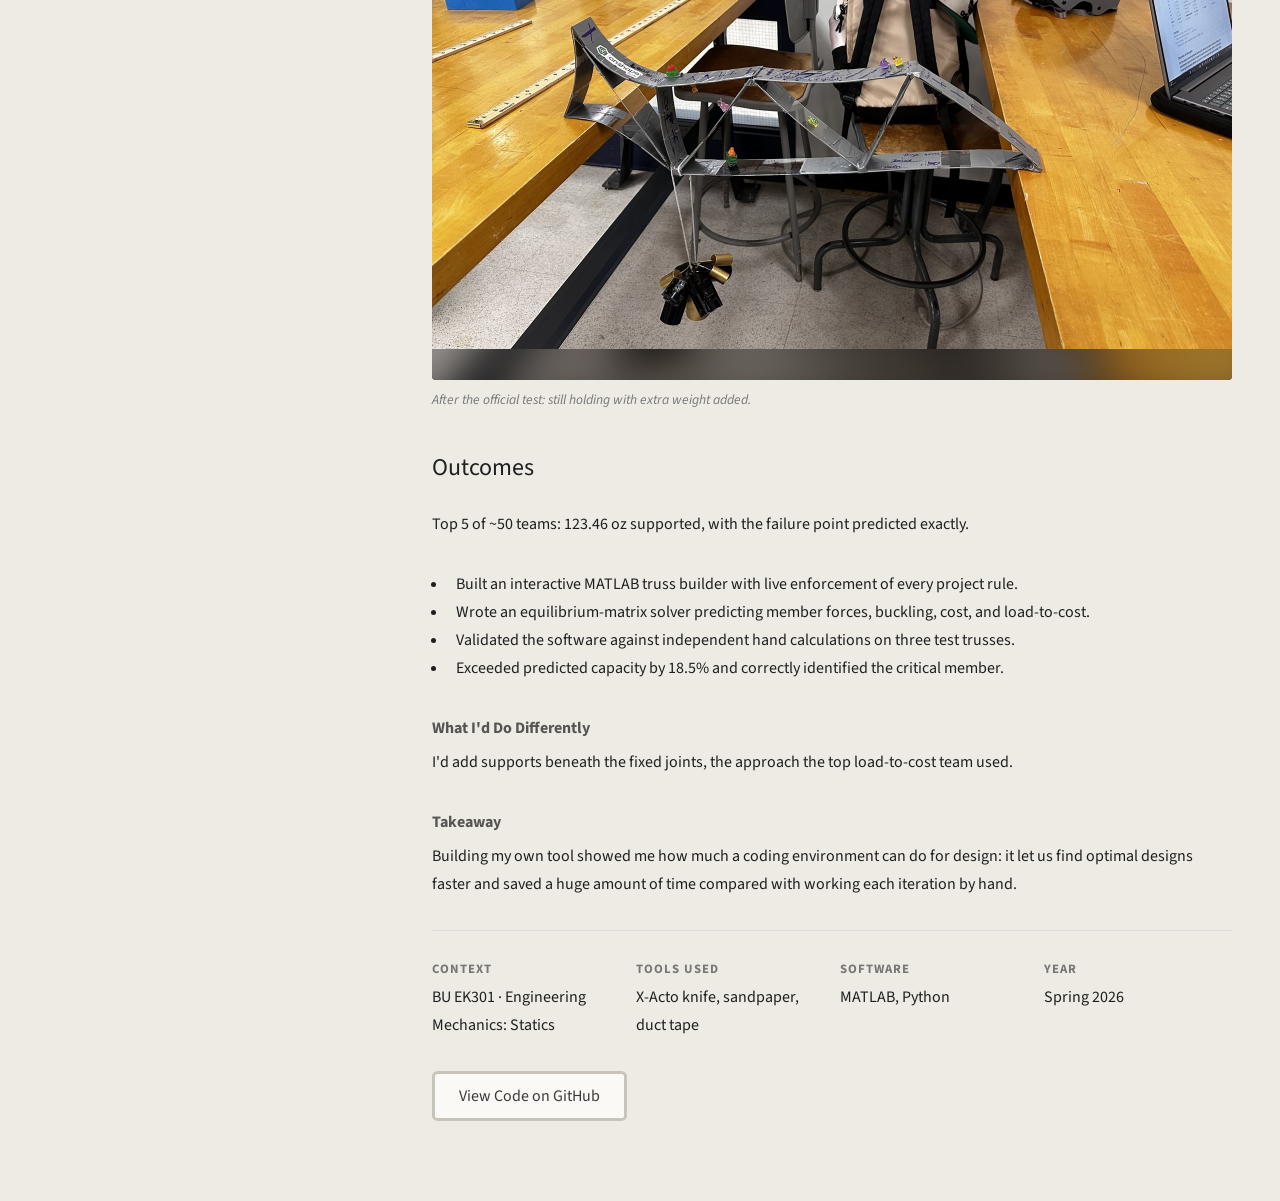
<file: truss.html>
<!DOCTYPE HTML>
<!--
	Strata by HTML5 UP
	html5up.net | @ajlkn
	Free for personal and commercial use under the CCA 3.0 license (html5up.net/license)
	Keep the "Design: HTML5 UP" credit in the footer — the license requires it.
-->
<html lang="en">
	<head>
		<title>Optimized Acrylic Truss | Gavin Prescott</title>
		<meta charset="utf-8" />
		<meta name="viewport" content="width=device-width, initial-scale=1" />
		<meta name="description" content="Gavin Prescott — Robotics &amp; Autonomous Systems M.S. student at Boston University. Projects in mechanical design, fabrication, and embedded systems." />
		<link rel="stylesheet" href="assets/css/main.css" />
		<link rel="stylesheet" href="assets/css/custom.css" />
		<link rel="icon" href="images/avatar.jpg" />
	</head>
	<body class="is-preload">

		<!-- ============================================================
		     HEADER (left sidebar) — same on every page.
		     If you change it here, change it in the other .html files too.
		     Sidebar background photo = images/bg.jpg
		     ============================================================ -->
			<header id="header">
				<div class="inner">
					<a href="index.html" class="image avatar"><img src="images/avatar.jpg" alt="Gavin Prescott" /></a>
					<h1><strong>Gavin Prescott</strong></h1>
					<p class="intro-subtitle">
						Robotics &amp; Autonomous Systems<br />
						<br />
						<b>M.S. Robotics &amp; Autonomous Systems</b><br />
						<i>Boston University &middot; Expected December 2027</i><br />
						<b>B.A. Anthropology, Minor in Biology</b><br />
						<i>St. Lawrence University &middot; 2023</i>
					</p>
				</div>
			</header>

		<!-- Main -->
			<div id="main">


					<section class="project-detail">

    <a href="index.html#projects" class="button small">&larr; All Projects</a>

    <!-- ========== TITLE BLOCK ========== -->
    <p class="project-hero-meta">03 &middot; Structural Analysis &amp; Software &middot; BU EK301</p>

    <header class="major"><h2>Optimized Acrylic Truss</h2></header>

    <p class="lede">Designed, analyzed, and built an acrylic truss using custom MATLAB tools I wrote to predict member
      forces, buckling, and cost. It held 123.46 oz, placing in the top 5 of roughly 50 teams, and failed at exactly the
      member my model predicted.</p>

    <div class="tags">
      <span class="tag">MATLAB</span>
      <span class="tag">Python</span>
      <span class="tag">Statics</span>
      <span class="tag">Structural Analysis</span>
      <span class="tag">Optimization</span>
      <span class="tag">GUI Design</span>
      <span class="tag">Fabrication</span>
    </div>

    <!-- ========== OVERVIEW ========== -->
    <h2>Optimized Truss Design</h2>
    <p class="Step-title">Overview</p>
    <p>In Engineering Mechanics: Statics (EK301) at Boston University, teams were challenged to design, analyze, and build
      an acrylic-strip truss that carried the most load for its cost, calculated using a predetermined equation from the
      design manual. Designs had to follow strict geometric rules: a 26&ndash;30&Prime; total span, joint-to-joint spans
      between 6&Prime; and 14&Prime;, and a fixed load position. On my team, I built the analysis model, designed the
      geometry, and constructed the final truss.</p>
    <p>Our truss supported <strong>123.46 oz</strong>, 18.5% above our predicted 104.17 oz and within our uncertainty
      bounds. It failed at member m12, exactly the member our model predicted would fail first.</p>

    <!-- ========== ANALYSIS TOOLS ========== -->
    <h2>Building the Analysis Tools</h2>

    <div class="step">
      <div class="step-body">
        <p class="Step-title">Equilibrium Solver</p>
        <p>I wrote two MATLAB programs for the project over roughly 8&ndash;10 hours. The first, an analysis script, builds
          the truss's full equilibrium matrix from joint positions and a connection matrix, solving every joint
          simultaneously for all member forces and support reactions. It then predicts failure using the course's empirical
          buckling model, <em>P = 37.5&middot;(10/L)&sup2;</em> oz with a &plusmn;10 oz fit uncertainty, to find which
          compression member buckles first, the truss's maximum load, its cost, and its load-to-cost ratio. Built-in checks
          reject any truss that isn't statically determinate (<em>M = 2J &minus; 3</em>) or is geometrically unstable.</p>
      </div>
      <div class="step-media">
        <figure>
          <img src="images/projects/truss/member-table.jpg" alt="MATLAB output table listing each member's length, tension or compression state, force, and buckling limit">
          <figcaption>Solver output: force, state, and buckling limit for every member.</figcaption>
        </figure>
      </div>
    </div>

    <div class="step">
      <div class="step-body">
        <p class="Step-title">Interactive Truss Builder</p>
        <p>The second is an interactive truss builder, modeled after the Johns Hopkins truss simulator but designed
          specifically for our project's rules. You click to place joints and connect members on a snapping grid, set
          supports and the load, and solve instantly: members color by tension, compression, and critical failure. Every
          project rule is checked live. Members outside the 6&ndash;14&Prime; range turn red, and the status panel flags
          violations of the 26&ndash;30&Prime; span, the load position window, the 120&Prime; material budget, crossing
          members, and more. Finished designs export directly into the analysis script.</p>
      </div>
      <div class="step-media">
        <figure>
          <img src="images/projects/truss/python-builder.png" alt="Truss builder app showing a small truss colored by tension and compression with a results dashboard">
          <figcaption>Python version of my interactive truss builder, shown on a validation truss.</figcaption>
        </figure>
      </div>
    </div>

    <p class="Step-title">Validation</p>
    <p>I also built a Python version for faster iteration, but moved back to MATLAB since it was a project requirement. To
      avoid confirmation bias, a teammate verified the program against independent hand calculations on three test trusses
      of increasing complexity, from 3 to 21 members, before we trusted it. A teammate then used the builder to design and
      optimize our final truss.</p>

    <!-- ========== DESIGN ========== -->
    <h2>Designing for Load-to-Cost</h2>

    <div class="step">
      <div class="step-body">
        <p>We started from a Pratt truss and refined it from there. Because buckling strength falls with the square of
          member length, our strategy was to shorten compression members and let tension members, which don't buckle, run
          longer. Once the model identified a critical member, we adjusted the geometry to reduce the load it carried, then
          re-solved to find the next weakest link, repeating until the design converged.</p>
        <p>We originally optimized for maximum load, but shortly before the deadline the project's goal shifted to
          load-to-cost ratio. Since cost was calculated from the number of joints plus total member length, every added
          joint and inch of material now had to earn its place. Our final design used 8 joints and 13 members across a
          30&Prime; span, with 105&Prime; of material at a cost of $185, and a predicted capacity of 104.17 oz &plusmn;
          22.50 oz, with member m12 as the critical member.</p>
      </div>
      <div class="step-media">
        <figure>
          <img src="images/projects/truss/matlab-final-design.png" alt="MATLAB plot of the final 13-member truss with the critical member highlighted">
          <figcaption>Final design in MATLAB: 104.2 oz predicted, critical member m12.</figcaption>
        </figure>
      </div>
    </div>

    <!-- ========== BUILD & TEST ========== -->
    <h2>Building &amp; Testing</h2>
    <p>We cut each member by scoring the acrylic with an X-Acto knife and snapping it cleanly along the line, then sanded
      the corners to take off sharp edges. To get the tape joints to hold, we cleaned every piece with rubbing alcohol and
      let it dry before assembly, since a clean surface gave the tape a far stronger bond. The build itself came together
      quickly. Before testing, the truss was passed around the room and decorated by our team and classmates with
      good-luck charms and words of encouragement.</p>
    <p>In testing, the truss first held the required 32 oz baseline for 60 seconds, then weight was added gradually until
      it showed the level of visible bowing the TA defined as failure. It reached that point at <strong>123.46 oz
      (3,500 gf)</strong>, 18.5% above our 104.17 oz prediction and within our uncertainty bounds, with member m12 bowing
      exactly as our model predicted. That placed us in the <strong>top 5 of roughly 50 teams</strong> for load capacity,
      with a final load-to-cost ratio of 0.67 oz/$. After the official test, we kept adding weight, and the truss still
      didn't snap.</p>
    <p>We attribute the margin above prediction largely to the joints: the rules allowed unlimited duct tape, and our
      well-bonded joints made the structure stiffer than the pin-jointed model assumes.</p>

    <figure class="figure-showcase">
      <div class="showcase-frame">
        <img class="showcase-bg" src="images/projects/truss/truss-test.jpg" alt="" aria-hidden="true">
        <img class="showcase-fg" src="images/projects/truss/truss-test.jpg" alt="The decorated acrylic truss spanning two supports with weight hanging from it">
      </div>
      <figcaption>After the official test: still holding with extra weight added.</figcaption>
    </figure>

    <!-- ========== OUTCOMES ========== -->
    <h2>Outcomes</h2>
    <p><strong>Top 5 of ~50 teams: 123.46 oz supported, with the failure point predicted exactly.</strong></p>
    <ul>
      <li>Built an interactive MATLAB truss builder with live enforcement of every project rule.</li>
      <li>Wrote an equilibrium-matrix solver predicting member forces, buckling, cost, and load-to-cost.</li>
      <li>Validated the software against independent hand calculations on three test trusses.</li>
      <li>Exceeded predicted capacity by 18.5% and correctly identified the critical member.</li>
    </ul>

    <p class="Step-title">What I'd Do Differently</p>
    <p>I'd add supports beneath the fixed joints, the approach the top load-to-cost team used.</p>

    <p class="Step-title">Takeaway</p>
    <p>Building my own tool showed me how much a coding environment can do for design: it let us find optimal designs
      faster and saved a huge amount of time compared with working each iteration by hand.</p>

    <!-- ========== SPEC BLOCK ========== -->
    <dl class="spec-list">
      <div>
        <dt>Context</dt>
        <dd>BU EK301 &middot; Engineering Mechanics: Statics</dd>
      </div>
      <div>
        <dt>Tools Used</dt>
        <dd>X-Acto knife, sandpaper, duct tape</dd>
      </div>
      <div>
        <dt>Software</dt>
        <dd>MATLAB, Python</dd>
      </div>
      <div>
        <dt>Year</dt>
        <dd>Spring 2026</dd>
      </div>
    </dl>

    <ul class="actions">
      <li><a href="https://github.com/GavinPrescott/RoboticsPortfolio/tree/main/code/ek301-truss" target="_blank" rel="noopener" class="button">View Code on GitHub</a></li>
    </ul>

					</section>

			</div>

		<!-- Footer -->
			<footer id="footer">
				<div class="inner">
					<ul class="icons">
						<li><a href="https://github.com/gavinprescott" target="_blank" rel="noopener" class="icon brands fa-github"><span class="label">GitHub</span></a></li>
						<li><a href="https://www.linkedin.com/in/gavin-prescott/" target="_blank" rel="noopener" class="icon brands fa-linkedin"><span class="label">LinkedIn</span></a></li>
						<li><a href="mailto:gjpres19@bu.edu" class="icon solid fa-envelope"><span class="label">Email</span></a></li>
					</ul>
					<ul class="copyright">
						<li>&copy; Gavin Prescott</li><li>Design: <a href="http://html5up.net">HTML5 UP</a></li>
					</ul>
				</div>
			</footer>

		<!-- Scripts -->
			<script src="assets/js/jquery.min.js"></script>
			<script src="assets/js/jquery.poptrox.min.js"></script>
			<script src="assets/js/browser.min.js"></script>
			<script src="assets/js/breakpoints.min.js"></script>
			<script src="assets/js/util.js"></script>
			<script src="assets/js/main.js"></script>

	</body>
</html>
</file>
<file: assets/css/custom.css>
/* ==========================================================================
   custom.css — your overrides on top of the Strata theme (main.css).
   Put design changes HERE instead of editing main.css, so the theme stays
   intact and your changes are easy to find.
   ========================================================================== */

:root {
	--text: #1f1f1f;       /* body text (the original site forced black text) */
	--tag-text: #c0392b;   /* skill tag color (original used red) */
	--tag-bg: #e8e5de;     /* skill tag background (a shade darker than the page) */
}

#main { color: var(--text); }
#main h2, #main h3 { color: var(--text); }

.indent { text-indent: 40px; }

/* Project cards */
.work-item h3 a { color: inherit; text-decoration: underline; border-bottom: none; }
.work-item h3 a:hover { color: var(--tag-text); }
video { width: 100%; }

/* Skill tags */
.tags code { color: var(--tag-text); background: var(--tag-bg); margin: 0 0.25em 0.4em 0; display: inline-block; }

/* Experience / project meta lines */
.meta { color: #777; font-style: italic; margin-bottom: 0.75em; }
.experience-item { margin-bottom: 2em; }

/* Resume PDF viewer */
.resume-embed { width: 100%; height: 85vh; border: 1px solid #ddd; }

/* Responsive YouTube embed */
.video-embed { position: relative; padding-top: 56.25%; margin-bottom: 2em; }
.video-embed iframe { position: absolute; inset: 0; width: 100%; height: 100%; border: 0; }

/* ---------- Placeholders: anything still to fill in shows up highlighted ---------- */
.placeholder { background: #fff3b0; color: #7a5b00; padding: 0 0.2em; border-radius: 3px; }

/* ---------- Skills ---------- */
.skills-grid { display: grid; grid-template-columns: repeat(auto-fit, minmax(16em, 1fr)); gap: 0 2em; }
.skill-cat h3 { margin-bottom: 0.4em; }

/* ---------- Project detail pages (bagatelle.html etc.) ---------- */
.project-detail .lede { font-size: 1.1em; }
.project-hero-meta, .Step-title { font-weight: bold; color: #555; margin-bottom: 0.4em; }
.project-hero-meta { text-transform: uppercase; letter-spacing: 0.08em; font-size: 0.8em; }
.tags .tag, .tags span { display: inline-block; font-family: monospace; font-size: 0.85em; color: var(--tag-text);
	background: var(--tag-bg); border-radius: 4px; padding: 0.1em 0.5em; margin: 0 0.25em 0.4em 0; }
.project-detail h2 { margin-top: 1.5em; }

.step { display: grid; grid-template-columns: 1fr 1fr; gap: 2em; align-items: start; margin-bottom: 2.5em; }
.step.step-multi { grid-template-columns: 3fr 2fr; }
.step-media { display: grid; gap: 1em; }
@media screen and (max-width: 980px) { .step, .step.step-multi { grid-template-columns: 1fr; } }

figure { margin: 0 0 1em 0; }
figure img { display: block; width: 100%; border-radius: 4px; }
figcaption { font-size: 0.85em; color: #777; font-style: italic; margin-top: 0.4em; }

/* Finished-product showcase: centered photo on a blurred copy of itself */
.figure-showcase .showcase-frame { position: relative; overflow: hidden; border-radius: 4px; height: 32em; background: #111; }
.figure-showcase .showcase-bg { position: absolute; inset: 0; width: 100%; height: 100%; object-fit: cover; filter: blur(20px) brightness(0.7); transform: scale(1.1); }
.figure-showcase .showcase-fg { position: relative; height: 100%; width: auto; max-width: 100%; margin: 0 auto; object-fit: contain; border-radius: 0; }

.spec-list { display: grid; grid-template-columns: repeat(auto-fit, minmax(10em, 1fr)); gap: 1em; border-top: 1px solid #ddd; padding-top: 1.5em; margin-top: 2em; }
.spec-list dt { font-weight: bold; font-size: 0.8em; text-transform: uppercase; letter-spacing: 0.08em; color: #777; }
.spec-list dd { margin: 0; }

/* ---------- About Me page ---------- */
.statement p { font-size: 1.05em; }
.statement-rule { margin: 2.5em 0; }
.era { margin-bottom: 2.5em; }
.era-meta { font-size: 0.8em; text-transform: uppercase; letter-spacing: 0.08em; color: #777; margin-bottom: 0.2em; }

#main strong, #main b { color: var(--text); }

/* ---------- Sidebar photo framing ----------
   Zoom (130%) and focus point (85% from left, 55% from top) of images/bg.jpg.
   Raise the first % to push further right, lower it to go left. */
#header {
	background-size: auto, 130%;
	background-position: top left, 85% 55%;
}

/* ==========================================================================
   About Me page (about.html): sidebar becomes a map + timeline ("journey")
   ========================================================================== */
body.journey-page #header {
	background-image: url("images/overlay.png");   /* drop the lathe photo here so the map reads cleanly */
	background-color: #1c1f22;
	text-align: left;
	padding: 3.5em 3em 2em 3em;
	overflow-y: auto;
}
.journey-home { display: flex; align-items: center; gap: 0.9em; border: 0; color: #fff; margin-bottom: 2em; }
.journey-home img { width: 3.2em; height: 3.2em; border-radius: 50%; object-fit: cover; }
.journey-home span { display: flex; flex-direction: column; line-height: 1.35; }
.journey-home strong { color: #fff; font-weight: 400; font-size: 1.1em; }
.journey-home em { font-size: 0.8em; color: rgba(255,255,255,0.5); font-style: normal; }
.journey-home:hover em { color: #49bf9d; }
.journey-kicker { text-transform: uppercase; letter-spacing: 0.15em; font-size: 0.7em; color: rgba(255,255,255,0.45); margin: 0 0 0.5em 0; }

.journey-map { display: block; width: 100%; height: auto; margin-bottom: 1.5em; overflow: hidden; border-radius: 6px; background: rgba(0,0,0,0.15); }
.journey-map .st { fill: rgba(255,255,255,0.04); stroke: rgba(255,255,255,0.18); stroke-width: 0.7; stroke-linejoin: round; }
.journey-map .st-hl { fill: rgba(255,255,255,0.09); }
.journey-map .seg { fill: none; stroke: rgba(255,255,255,0.22); stroke-width: 1.4; stroke-dasharray: 3 4; transition: stroke 0.5s, stroke-width 0.5s; }
.journey-map .seg.done { stroke: #49bf9d; stroke-width: 2; stroke-dasharray: none; }
.journey-map .pin .dot { fill: #1c1f22; stroke: rgba(255,255,255,0.6); stroke-width: 1.5; transition: fill 0.3s, stroke 0.3s; }
.journey-map .pin .pulse { fill: #49bf9d; opacity: 0; transform-box: fill-box; transform-origin: center; }
.journey-map .pin text { fill: rgba(255,255,255,0.55); font-size: 10.5px; font-family: inherit; transition: fill 0.3s; }
.journey-map .pin.visited .dot { stroke: #49bf9d; }
.journey-map .pin.active .dot { fill: #49bf9d; stroke: #fff; }
.journey-map .pin.active text { fill: #fff; }
.journey-map .pin.active .pulse { animation: journey-pulse 1.8s ease-out infinite; }
@keyframes journey-pulse { 0% { opacity: 0.6; transform: scale(0.5); } 100% { opacity: 0; transform: scale(2.2); } }

.journey-timeline { list-style: none; margin: 0; padding: 0 0 0 1.1em; border-left: 1px solid rgba(255,255,255,0.15); }
.journey-timeline li { position: relative; padding: 0; margin: 0 0 0.35em 0; }
.journey-timeline li::before { content: ""; position: absolute; left: calc(-1.1em - 5px); top: 0.75em; width: 9px; height: 9px; border-radius: 50%;
	background: #1c1f22; border: 1.5px solid rgba(255,255,255,0.35); transition: background 0.3s, border-color 0.3s; }
.journey-timeline a { display: block; border: 0; padding: 0.35em 0.6em; border-radius: 4px; color: rgba(255,255,255,0.55); transition: background 0.3s, color 0.3s; }
.journey-timeline a:hover { background: rgba(255,255,255,0.05); color: #fff; }
.journey-timeline .yr { display: block; font-size: 0.72em; text-transform: uppercase; letter-spacing: 0.1em; color: rgba(255,255,255,0.4); }
.journey-timeline .pl { display: block; font-size: 0.9em; line-height: 1.4; }
.journey-timeline li.visited::before { border-color: #49bf9d; }
.journey-timeline li.active::before { background: #49bf9d; border-color: #49bf9d; }
.journey-timeline li.active a { background: rgba(73,191,157,0.12); color: #fff; }
.journey-timeline li.active .yr { color: #49bf9d; }

.era { scroll-margin-top: 2em; }

/* Tablet / phone: sidebar sits on top of the page, so keep it compact */
@media screen and (max-width: 980px) {
	body.journey-page #header { padding: 2.5em 2em; }
	.journey-map { max-width: 28em; margin-left: auto; margin-right: auto; }
}


/* ---------- Work-in-progress styles (arctos.html + home page card) ---------- */
.wip-banner { display: flex; flex-wrap: wrap; align-items: center; gap: 0.6em 1em; padding: 0.8em 1em; margin: 0 0 1.5em 0;
	border-left: 4px solid #e0a100; background: #fff8e1; border-radius: 4px; font-size: 0.9em; color: #6b5200; }
.wip-badge { display: inline-block; background: #e0a100; color: #fff; font-weight: bold; font-size: 0.75em; letter-spacing: 0.08em;
	text-transform: uppercase; padding: 0.2em 0.7em; border-radius: 999px; font-style: normal; }
.wip-badge.small { font-size: 0.65em; margin-right: 0.4em; vertical-align: middle; }
.phase-status { display: inline-block; font-size: 0.45em; vertical-align: middle; text-transform: uppercase; letter-spacing: 0.08em;
	padding: 0.25em 0.8em; border-radius: 999px; margin-left: 0.5em; font-weight: bold; }
.phase-status.done { background: #e3f4ec; color: #1e7a52; }
.phase-status.active { background: #fff3cd; color: #8a6500; }

/* Flow diagram */
.flow { list-style: none; display: flex; flex-wrap: wrap; gap: 0.75em; padding: 0; margin: 0 0 2em 0; counter-reset: flow; }
.flow-step { position: relative; flex: 1 1 9em; padding: 0.8em 0.9em 0.8em 2.6em; border: 1px solid #ddd; border-radius: 6px;
	background: #faf9f6; line-height: 1.35; counter-increment: flow; margin: 0; }
.flow-step::before { content: counter(flow); position: absolute; left: 0.8em; top: 0.85em; width: 1.4em; height: 1.4em; border-radius: 50%;
	background: #49bf9d; color: #fff; font-size: 0.8em; font-weight: bold; text-align: center; line-height: 1.4em; }
.flow-step strong { display: block; font-size: 0.95em; }
.flow-step span { display: block; font-size: 0.8em; color: #777; }

/* Roadmap checklist */
.roadmap { list-style: none; padding: 0; margin: 0 0 2em 0; }
.roadmap li { position: relative; padding: 0.35em 0 0.35em 2em; margin: 0; }
.roadmap li::before { position: absolute; left: 0; top: 0.35em; width: 1.3em; height: 1.3em; border-radius: 50%; text-align: center;
	line-height: 1.3em; font-size: 0.85em; font-weight: bold; }
.roadmap li.done::before { content: "\2713"; background: #49bf9d; color: #fff; }
.roadmap li.active::before { content: "\2022"; background: #e0a100; color: #fff; }
.roadmap li.next::before { content: ""; border: 2px solid #ccc; box-sizing: border-box; }
.roadmap li.done { color: #555; }
.roadmap li.next { color: #888; }

/* ---------- Page background ----------
   Soft off-white instead of pure white. Change --page-bg to adjust. */
:root { --page-bg: #eeebe4; }
body, .poptrox-popup, .poptrox-popup .caption { background: var(--page-bg); }

/* ---------- Buttons (Resume, Activities & Honors, All Projects, GitHub...) ----------
   The theme's pale border disappears on the off-white page, so give them more contrast. */
#main .button {
	border-color: #c9c4b9;
	background-color: #faf9f6;
	color: #3a3a3a !important;
}
#main .button:hover,
#main .button:active {
	border-color: #49bf9d;
	background-color: rgba(73, 191, 157, 0.08);
	color: #2f8f73 !important;
}

/* ---------- Section divider lines ----------
   The theme's #efefef dividers vanish on the off-white page; darken them slightly. */
#main > section { border-top-color: #d9d4c9; }
hr { border-bottom-color: #d9d4c9; }
</file>
<file: assets/css/main.css>
@import url("fontawesome-all.min.css");
@import url("https://fonts.googleapis.com/css?family=Source+Sans+Pro:400,400italic");

/*
	Strata by HTML5 UP
	html5up.net | @ajlkn
	Free for personal and commercial use under the CCA 3.0 license (html5up.net/license)
*/

html, body, div, span, applet, object,
iframe, h1, h2, h3, h4, h5, h6, p, blockquote,
pre, a, abbr, acronym, address, big, cite,
code, del, dfn, em, img, ins, kbd, q, s, samp,
small, strike, strong, sub, sup, tt, var, b,
u, i, center, dl, dt, dd, ol, ul, li, fieldset,
form, label, legend, table, caption, tbody,
tfoot, thead, tr, th, td, article, aside,
canvas, details, embed, figure, figcaption,
footer, header, hgroup, menu, nav, output, ruby,
section, summary, time, mark, audio, video {
	margin: 0;
	padding: 0;
	border: 0;
	font-size: 100%;
	font: inherit;
	vertical-align: baseline;}

article, aside, details, figcaption, figure,
footer, header, hgroup, menu, nav, section {
	display: block;}

body {
	line-height: 1;
}

ol, ul {
	list-style: none;
}

blockquote, q {
	quotes: none;
}

	blockquote:before, blockquote:after, q:before, q:after {
		content: '';
		content: none;
	}

table {
	border-collapse: collapse;
	border-spacing: 0;
}

body {
	-webkit-text-size-adjust: none;
}

mark {
	background-color: transparent;
	color: inherit;
}

input::-moz-focus-inner {
	border: 0;
	padding: 0;
}

input, select, textarea {
	-moz-appearance: none;
	-webkit-appearance: none;
	-ms-appearance: none;
	appearance: none;
}

/* Basic */

	html {
		box-sizing: border-box;
	}

	*, *:before, *:after {
		box-sizing: inherit;
	}

	body {
		background: #fff;
	}

		body.is-preload *, body.is-preload *:before, body.is-preload *:after {
			-moz-animation: none !important;
			-webkit-animation: none !important;
			-ms-animation: none !important;
			animation: none !important;
			-moz-transition: none !important;
			-webkit-transition: none !important;
			-ms-transition: none !important;
			transition: none !important;
		}

	body, input, select, textarea {
		color: #a2a2a2;
		font-family: "Source Sans Pro", Helvetica, sans-serif;
		font-size: 16pt;
		font-weight: 400;
		line-height: 1.75em;
	}

	a {
		-moz-transition: color 0.2s ease-in-out, border-color 0.2s ease-in-out;
		-webkit-transition: color 0.2s ease-in-out, border-color 0.2s ease-in-out;
		-ms-transition: color 0.2s ease-in-out, border-color 0.2s ease-in-out;
		transition: color 0.2s ease-in-out, border-color 0.2s ease-in-out;
		border-bottom: dotted 1px;
		color: #49bf9d;
		text-decoration: none;
	}

		a:hover {
			border-bottom-color: transparent;
			color: #49bf9d !important;
			text-decoration: none;
		}

	strong, b {
		color: #787878;
		font-weight: 400;
	}

	em, i {
		font-style: italic;
	}

	p {
		margin: 0 0 2em 0;
	}

	h1, h2, h3, h4, h5, h6 {
		color: #787878;
		font-weight: 400;
		line-height: 1em;
		margin: 0 0 1em 0;
	}

		h1 a, h2 a, h3 a, h4 a, h5 a, h6 a {
			color: inherit;
			text-decoration: none;
		}

	h1 {
		font-size: 2em;
		line-height: 1.5em;
	}

	h2 {
		font-size: 1.5em;
		line-height: 1.5em;
	}

	h3 {
		font-size: 1.25em;
		line-height: 1.5em;
	}

	h4 {
		font-size: 1.1em;
		line-height: 1.5em;
	}

	h5 {
		font-size: 0.9em;
		line-height: 1.5em;
	}

	h6 {
		font-size: 0.7em;
		line-height: 1.5em;
	}

	sub {
		font-size: 0.8em;
		position: relative;
		top: 0.5em;
	}

	sup {
		font-size: 0.8em;
		position: relative;
		top: -0.5em;
	}

	hr {
		border: 0;
		border-bottom: solid 2px #efefef;
		margin: 2em 0;
	}

		hr.major {
			margin: 3em 0;
		}

	blockquote {
		border-left: solid 6px #efefef;
		font-style: italic;
		margin: 0 0 2em 0;
		padding: 0.5em 0 0.5em 1.5em;
	}

	code {
		background: #f7f7f7;
		border-radius: 0.35em;
		border: solid 2px #efefef;
		font-family: "Courier New", monospace;
		font-size: 0.9em;
		margin: 0 0.25em;
		padding: 0.25em 0.65em;
	}

	pre {
		-webkit-overflow-scrolling: touch;
		font-family: "Courier New", monospace;
		font-size: 0.9em;
		margin: 0 0 2em 0;
	}

		pre code {
			display: block;
			line-height: 1.75em;
			padding: 1em 1.5em;
			overflow-x: auto;
		}

	.align-left {
		text-align: left;
	}

	.align-center {
		text-align: center;
	}

	.align-right {
		text-align: right;
	}

/* Container */

	.container {
		margin: 0 auto;
		max-width: calc(100% - 4em);
		width: 100%;
	}

		.container.xsmall {
			width: 25%;
		}

		.container.small {
			width: 50%;
		}

		.container.medium {
			width: 75%;
		}

		.container.large {
			width: 125%;
		}

		.container.xlarge {
			width: 150%;
		}

		.container.max {
			width: 100%;
		}

		@media screen and (max-width: 980px) {

			.container {
				width: 100% !important;
				max-width: 100% !important;
			}

		}

		@media screen and (max-width: 480px) {

			.container {
				max-width: calc(100% - 3em);
			}

		}

/* Row */

	.row {
		display: flex;
		flex-wrap: wrap;
		box-sizing: border-box;
		align-items: stretch;
	}

		.row > * {
			box-sizing: border-box;
		}

		.row.gtr-uniform > * > :last-child {
			margin-bottom: 0;
		}

		.row.aln-left {
			justify-content: flex-start;
		}

		.row.aln-center {
			justify-content: center;
		}

		.row.aln-right {
			justify-content: flex-end;
		}

		.row.aln-top {
			align-items: flex-start;
		}

		.row.aln-middle {
			align-items: center;
		}

		.row.aln-bottom {
			align-items: flex-end;
		}

		.row > .imp {
			order: -1;
		}

		.row > .col-1 {
			width: 8.33333%;
		}

		.row > .off-1 {
			margin-left: 8.33333%;
		}

		.row > .col-2 {
			width: 16.66667%;
		}

		.row > .off-2 {
			margin-left: 16.66667%;
		}

		.row > .col-3 {
			width: 25%;
		}

		.row > .off-3 {
			margin-left: 25%;
		}

		.row > .col-4 {
			width: 33.33333%;
		}

		.row > .off-4 {
			margin-left: 33.33333%;
		}

		.row > .col-5 {
			width: 41.66667%;
		}

		.row > .off-5 {
			margin-left: 41.66667%;
		}

		.row > .col-6 {
			width: 50%;
		}

		.row > .off-6 {
			margin-left: 50%;
		}

		.row > .col-7 {
			width: 58.33333%;
		}

		.row > .off-7 {
			margin-left: 58.33333%;
		}

		.row > .col-8 {
			width: 66.66667%;
		}

		.row > .off-8 {
			margin-left: 66.66667%;
		}

		.row > .col-9 {
			width: 75%;
		}

		.row > .off-9 {
			margin-left: 75%;
		}

		.row > .col-10 {
			width: 83.33333%;
		}

		.row > .off-10 {
			margin-left: 83.33333%;
		}

		.row > .col-11 {
			width: 91.66667%;
		}

		.row > .off-11 {
			margin-left: 91.66667%;
		}

		.row > .col-12 {
			width: 100%;
		}

		.row > .off-12 {
			margin-left: 100%;
		}

		.row.gtr-0 {
			margin-top: 0;
			margin-left: 0em;
		}

			.row.gtr-0 > * {
				padding: 0 0 0 0em;
			}

			.row.gtr-0.gtr-uniform {
				margin-top: 0em;
			}

				.row.gtr-0.gtr-uniform > * {
					padding-top: 0em;
				}

		.row.gtr-25 {
			margin-top: 0;
			margin-left: -0.625em;
		}

			.row.gtr-25 > * {
				padding: 0 0 0 0.625em;
			}

			.row.gtr-25.gtr-uniform {
				margin-top: -0.625em;
			}

				.row.gtr-25.gtr-uniform > * {
					padding-top: 0.625em;
				}

		.row.gtr-50 {
			margin-top: 0;
			margin-left: -1.25em;
		}

			.row.gtr-50 > * {
				padding: 0 0 0 1.25em;
			}

			.row.gtr-50.gtr-uniform {
				margin-top: -1.25em;
			}

				.row.gtr-50.gtr-uniform > * {
					padding-top: 1.25em;
				}

		.row {
			margin-top: 0;
			margin-left: -2.5em;
		}

			.row > * {
				padding: 0 0 0 2.5em;
			}

			.row.gtr-uniform {
				margin-top: -2.5em;
			}

				.row.gtr-uniform > * {
					padding-top: 2.5em;
				}

		.row.gtr-150 {
			margin-top: 0;
			margin-left: -3.75em;
		}

			.row.gtr-150 > * {
				padding: 0 0 0 3.75em;
			}

			.row.gtr-150.gtr-uniform {
				margin-top: -3.75em;
			}

				.row.gtr-150.gtr-uniform > * {
					padding-top: 3.75em;
				}

		.row.gtr-200 {
			margin-top: 0;
			margin-left: -5em;
		}

			.row.gtr-200 > * {
				padding: 0 0 0 5em;
			}

			.row.gtr-200.gtr-uniform {
				margin-top: -5em;
			}

				.row.gtr-200.gtr-uniform > * {
					padding-top: 5em;
				}

		@media screen and (max-width: 1800px) {

			.row {
				display: flex;
				flex-wrap: wrap;
				box-sizing: border-box;
				align-items: stretch;
			}

				.row > * {
					box-sizing: border-box;
				}

				.row.gtr-uniform > * > :last-child {
					margin-bottom: 0;
				}

				.row.aln-left {
					justify-content: flex-start;
				}

				.row.aln-center {
					justify-content: center;
				}

				.row.aln-right {
					justify-content: flex-end;
				}

				.row.aln-top {
					align-items: flex-start;
				}

				.row.aln-middle {
					align-items: center;
				}

				.row.aln-bottom {
					align-items: flex-end;
				}

				.row > .imp-xlarge {
					order: -1;
				}

				.row > .col-1-xlarge {
					width: 8.33333%;
				}

				.row > .off-1-xlarge {
					margin-left: 8.33333%;
				}

				.row > .col-2-xlarge {
					width: 16.66667%;
				}

				.row > .off-2-xlarge {
					margin-left: 16.66667%;
				}

				.row > .col-3-xlarge {
					width: 25%;
				}

				.row > .off-3-xlarge {
					margin-left: 25%;
				}

				.row > .col-4-xlarge {
					width: 33.33333%;
				}

				.row > .off-4-xlarge {
					margin-left: 33.33333%;
				}

				.row > .col-5-xlarge {
					width: 41.66667%;
				}

				.row > .off-5-xlarge {
					margin-left: 41.66667%;
				}

				.row > .col-6-xlarge {
					width: 50%;
				}

				.row > .off-6-xlarge {
					margin-left: 50%;
				}

				.row > .col-7-xlarge {
					width: 58.33333%;
				}

				.row > .off-7-xlarge {
					margin-left: 58.33333%;
				}

				.row > .col-8-xlarge {
					width: 66.66667%;
				}

				.row > .off-8-xlarge {
					margin-left: 66.66667%;
				}

				.row > .col-9-xlarge {
					width: 75%;
				}

				.row > .off-9-xlarge {
					margin-left: 75%;
				}

				.row > .col-10-xlarge {
					width: 83.33333%;
				}

				.row > .off-10-xlarge {
					margin-left: 83.33333%;
				}

				.row > .col-11-xlarge {
					width: 91.66667%;
				}

				.row > .off-11-xlarge {
					margin-left: 91.66667%;
				}

				.row > .col-12-xlarge {
					width: 100%;
				}

				.row > .off-12-xlarge {
					margin-left: 100%;
				}

				.row.gtr-0 {
					margin-top: 0;
					margin-left: 0em;
				}

					.row.gtr-0 > * {
						padding: 0 0 0 0em;
					}

					.row.gtr-0.gtr-uniform {
						margin-top: 0em;
					}

						.row.gtr-0.gtr-uniform > * {
							padding-top: 0em;
						}

				.row.gtr-25 {
					margin-top: 0;
					margin-left: -0.625em;
				}

					.row.gtr-25 > * {
						padding: 0 0 0 0.625em;
					}

					.row.gtr-25.gtr-uniform {
						margin-top: -0.625em;
					}

						.row.gtr-25.gtr-uniform > * {
							padding-top: 0.625em;
						}

				.row.gtr-50 {
					margin-top: 0;
					margin-left: -1.25em;
				}

					.row.gtr-50 > * {
						padding: 0 0 0 1.25em;
					}

					.row.gtr-50.gtr-uniform {
						margin-top: -1.25em;
					}

						.row.gtr-50.gtr-uniform > * {
							padding-top: 1.25em;
						}

				.row {
					margin-top: 0;
					margin-left: -2.5em;
				}

					.row > * {
						padding: 0 0 0 2.5em;
					}

					.row.gtr-uniform {
						margin-top: -2.5em;
					}

						.row.gtr-uniform > * {
							padding-top: 2.5em;
						}

				.row.gtr-150 {
					margin-top: 0;
					margin-left: -3.75em;
				}

					.row.gtr-150 > * {
						padding: 0 0 0 3.75em;
					}

					.row.gtr-150.gtr-uniform {
						margin-top: -3.75em;
					}

						.row.gtr-150.gtr-uniform > * {
							padding-top: 3.75em;
						}

				.row.gtr-200 {
					margin-top: 0;
					margin-left: -5em;
				}

					.row.gtr-200 > * {
						padding: 0 0 0 5em;
					}

					.row.gtr-200.gtr-uniform {
						margin-top: -5em;
					}

						.row.gtr-200.gtr-uniform > * {
							padding-top: 5em;
						}

		}

		@media screen and (max-width: 1280px) {

			.row {
				display: flex;
				flex-wrap: wrap;
				box-sizing: border-box;
				align-items: stretch;
			}

				.row > * {
					box-sizing: border-box;
				}

				.row.gtr-uniform > * > :last-child {
					margin-bottom: 0;
				}

				.row.aln-left {
					justify-content: flex-start;
				}

				.row.aln-center {
					justify-content: center;
				}

				.row.aln-right {
					justify-content: flex-end;
				}

				.row.aln-top {
					align-items: flex-start;
				}

				.row.aln-middle {
					align-items: center;
				}

				.row.aln-bottom {
					align-items: flex-end;
				}

				.row > .imp-large {
					order: -1;
				}

				.row > .col-1-large {
					width: 8.33333%;
				}

				.row > .off-1-large {
					margin-left: 8.33333%;
				}

				.row > .col-2-large {
					width: 16.66667%;
				}

				.row > .off-2-large {
					margin-left: 16.66667%;
				}

				.row > .col-3-large {
					width: 25%;
				}

				.row > .off-3-large {
					margin-left: 25%;
				}

				.row > .col-4-large {
					width: 33.33333%;
				}

				.row > .off-4-large {
					margin-left: 33.33333%;
				}

				.row > .col-5-large {
					width: 41.66667%;
				}

				.row > .off-5-large {
					margin-left: 41.66667%;
				}

				.row > .col-6-large {
					width: 50%;
				}

				.row > .off-6-large {
					margin-left: 50%;
				}

				.row > .col-7-large {
					width: 58.33333%;
				}

				.row > .off-7-large {
					margin-left: 58.33333%;
				}

				.row > .col-8-large {
					width: 66.66667%;
				}

				.row > .off-8-large {
					margin-left: 66.66667%;
				}

				.row > .col-9-large {
					width: 75%;
				}

				.row > .off-9-large {
					margin-left: 75%;
				}

				.row > .col-10-large {
					width: 83.33333%;
				}

				.row > .off-10-large {
					margin-left: 83.33333%;
				}

				.row > .col-11-large {
					width: 91.66667%;
				}

				.row > .off-11-large {
					margin-left: 91.66667%;
				}

				.row > .col-12-large {
					width: 100%;
				}

				.row > .off-12-large {
					margin-left: 100%;
				}

				.row.gtr-0 {
					margin-top: 0;
					margin-left: 0em;
				}

					.row.gtr-0 > * {
						padding: 0 0 0 0em;
					}

					.row.gtr-0.gtr-uniform {
						margin-top: 0em;
					}

						.row.gtr-0.gtr-uniform > * {
							padding-top: 0em;
						}

				.row.gtr-25 {
					margin-top: 0;
					margin-left: -0.5em;
				}

					.row.gtr-25 > * {
						padding: 0 0 0 0.5em;
					}

					.row.gtr-25.gtr-uniform {
						margin-top: -0.5em;
					}

						.row.gtr-25.gtr-uniform > * {
							padding-top: 0.5em;
						}

				.row.gtr-50 {
					margin-top: 0;
					margin-left: -1em;
				}

					.row.gtr-50 > * {
						padding: 0 0 0 1em;
					}

					.row.gtr-50.gtr-uniform {
						margin-top: -1em;
					}

						.row.gtr-50.gtr-uniform > * {
							padding-top: 1em;
						}

				.row {
					margin-top: 0;
					margin-left: -2em;
				}

					.row > * {
						padding: 0 0 0 2em;
					}

					.row.gtr-uniform {
						margin-top: -2em;
					}

						.row.gtr-uniform > * {
							padding-top: 2em;
						}

				.row.gtr-150 {
					margin-top: 0;
					margin-left: -3em;
				}

					.row.gtr-150 > * {
						padding: 0 0 0 3em;
					}

					.row.gtr-150.gtr-uniform {
						margin-top: -3em;
					}

						.row.gtr-150.gtr-uniform > * {
							padding-top: 3em;
						}

				.row.gtr-200 {
					margin-top: 0;
					margin-left: -4em;
				}

					.row.gtr-200 > * {
						padding: 0 0 0 4em;
					}

					.row.gtr-200.gtr-uniform {
						margin-top: -4em;
					}

						.row.gtr-200.gtr-uniform > * {
							padding-top: 4em;
						}

		}

		@media screen and (max-width: 980px) {

			.row {
				display: flex;
				flex-wrap: wrap;
				box-sizing: border-box;
				align-items: stretch;
			}

				.row > * {
					box-sizing: border-box;
				}

				.row.gtr-uniform > * > :last-child {
					margin-bottom: 0;
				}

				.row.aln-left {
					justify-content: flex-start;
				}

				.row.aln-center {
					justify-content: center;
				}

				.row.aln-right {
					justify-content: flex-end;
				}

				.row.aln-top {
					align-items: flex-start;
				}

				.row.aln-middle {
					align-items: center;
				}

				.row.aln-bottom {
					align-items: flex-end;
				}

				.row > .imp-medium {
					order: -1;
				}

				.row > .col-1-medium {
					width: 8.33333%;
				}

				.row > .off-1-medium {
					margin-left: 8.33333%;
				}

				.row > .col-2-medium {
					width: 16.66667%;
				}

				.row > .off-2-medium {
					margin-left: 16.66667%;
				}

				.row > .col-3-medium {
					width: 25%;
				}

				.row > .off-3-medium {
					margin-left: 25%;
				}

				.row > .col-4-medium {
					width: 33.33333%;
				}

				.row > .off-4-medium {
					margin-left: 33.33333%;
				}

				.row > .col-5-medium {
					width: 41.66667%;
				}

				.row > .off-5-medium {
					margin-left: 41.66667%;
				}

				.row > .col-6-medium {
					width: 50%;
				}

				.row > .off-6-medium {
					margin-left: 50%;
				}

				.row > .col-7-medium {
					width: 58.33333%;
				}

				.row > .off-7-medium {
					margin-left: 58.33333%;
				}

				.row > .col-8-medium {
					width: 66.66667%;
				}

				.row > .off-8-medium {
					margin-left: 66.66667%;
				}

				.row > .col-9-medium {
					width: 75%;
				}

				.row > .off-9-medium {
					margin-left: 75%;
				}

				.row > .col-10-medium {
					width: 83.33333%;
				}

				.row > .off-10-medium {
					margin-left: 83.33333%;
				}

				.row > .col-11-medium {
					width: 91.66667%;
				}

				.row > .off-11-medium {
					margin-left: 91.66667%;
				}

				.row > .col-12-medium {
					width: 100%;
				}

				.row > .off-12-medium {
					margin-left: 100%;
				}

				.row.gtr-0 {
					margin-top: 0;
					margin-left: 0em;
				}

					.row.gtr-0 > * {
						padding: 0 0 0 0em;
					}

					.row.gtr-0.gtr-uniform {
						margin-top: 0em;
					}

						.row.gtr-0.gtr-uniform > * {
							padding-top: 0em;
						}

				.row.gtr-25 {
					margin-top: 0;
					margin-left: -0.5em;
				}

					.row.gtr-25 > * {
						padding: 0 0 0 0.5em;
					}

					.row.gtr-25.gtr-uniform {
						margin-top: -0.5em;
					}

						.row.gtr-25.gtr-uniform > * {
							padding-top: 0.5em;
						}

				.row.gtr-50 {
					margin-top: 0;
					margin-left: -1em;
				}

					.row.gtr-50 > * {
						padding: 0 0 0 1em;
					}

					.row.gtr-50.gtr-uniform {
						margin-top: -1em;
					}

						.row.gtr-50.gtr-uniform > * {
							padding-top: 1em;
						}

				.row {
					margin-top: 0;
					margin-left: -2em;
				}

					.row > * {
						padding: 0 0 0 2em;
					}

					.row.gtr-uniform {
						margin-top: -2em;
					}

						.row.gtr-uniform > * {
							padding-top: 2em;
						}

				.row.gtr-150 {
					margin-top: 0;
					margin-left: -3em;
				}

					.row.gtr-150 > * {
						padding: 0 0 0 3em;
					}

					.row.gtr-150.gtr-uniform {
						margin-top: -3em;
					}

						.row.gtr-150.gtr-uniform > * {
							padding-top: 3em;
						}

				.row.gtr-200 {
					margin-top: 0;
					margin-left: -4em;
				}

					.row.gtr-200 > * {
						padding: 0 0 0 4em;
					}

					.row.gtr-200.gtr-uniform {
						margin-top: -4em;
					}

						.row.gtr-200.gtr-uniform > * {
							padding-top: 4em;
						}

		}

		@media screen and (max-width: 736px) {

			.row {
				display: flex;
				flex-wrap: wrap;
				box-sizing: border-box;
				align-items: stretch;
			}

				.row > * {
					box-sizing: border-box;
				}

				.row.gtr-uniform > * > :last-child {
					margin-bottom: 0;
				}

				.row.aln-left {
					justify-content: flex-start;
				}

				.row.aln-center {
					justify-content: center;
				}

				.row.aln-right {
					justify-content: flex-end;
				}

				.row.aln-top {
					align-items: flex-start;
				}

				.row.aln-middle {
					align-items: center;
				}

				.row.aln-bottom {
					align-items: flex-end;
				}

				.row > .imp-small {
					order: -1;
				}

				.row > .col-1-small {
					width: 8.33333%;
				}

				.row > .off-1-small {
					margin-left: 8.33333%;
				}

				.row > .col-2-small {
					width: 16.66667%;
				}

				.row > .off-2-small {
					margin-left: 16.66667%;
				}

				.row > .col-3-small {
					width: 25%;
				}

				.row > .off-3-small {
					margin-left: 25%;
				}

				.row > .col-4-small {
					width: 33.33333%;
				}

				.row > .off-4-small {
					margin-left: 33.33333%;
				}

				.row > .col-5-small {
					width: 41.66667%;
				}

				.row > .off-5-small {
					margin-left: 41.66667%;
				}

				.row > .col-6-small {
					width: 50%;
				}

				.row > .off-6-small {
					margin-left: 50%;
				}

				.row > .col-7-small {
					width: 58.33333%;
				}

				.row > .off-7-small {
					margin-left: 58.33333%;
				}

				.row > .col-8-small {
					width: 66.66667%;
				}

				.row > .off-8-small {
					margin-left: 66.66667%;
				}

				.row > .col-9-small {
					width: 75%;
				}

				.row > .off-9-small {
					margin-left: 75%;
				}

				.row > .col-10-small {
					width: 83.33333%;
				}

				.row > .off-10-small {
					margin-left: 83.33333%;
				}

				.row > .col-11-small {
					width: 91.66667%;
				}

				.row > .off-11-small {
					margin-left: 91.66667%;
				}

				.row > .col-12-small {
					width: 100%;
				}

				.row > .off-12-small {
					margin-left: 100%;
				}

				.row.gtr-0 {
					margin-top: 0;
					margin-left: 0em;
				}

					.row.gtr-0 > * {
						padding: 0 0 0 0em;
					}

					.row.gtr-0.gtr-uniform {
						margin-top: 0em;
					}

						.row.gtr-0.gtr-uniform > * {
							padding-top: 0em;
						}

				.row.gtr-25 {
					margin-top: 0;
					margin-left: -0.375em;
				}

					.row.gtr-25 > * {
						padding: 0 0 0 0.375em;
					}

					.row.gtr-25.gtr-uniform {
						margin-top: -0.375em;
					}

						.row.gtr-25.gtr-uniform > * {
							padding-top: 0.375em;
						}

				.row.gtr-50 {
					margin-top: 0;
					margin-left: -0.75em;
				}

					.row.gtr-50 > * {
						padding: 0 0 0 0.75em;
					}

					.row.gtr-50.gtr-uniform {
						margin-top: -0.75em;
					}

						.row.gtr-50.gtr-uniform > * {
							padding-top: 0.75em;
						}

				.row {
					margin-top: 0;
					margin-left: -1.5em;
				}

					.row > * {
						padding: 0 0 0 1.5em;
					}

					.row.gtr-uniform {
						margin-top: -1.5em;
					}

						.row.gtr-uniform > * {
							padding-top: 1.5em;
						}

				.row.gtr-150 {
					margin-top: 0;
					margin-left: -2.25em;
				}

					.row.gtr-150 > * {
						padding: 0 0 0 2.25em;
					}

					.row.gtr-150.gtr-uniform {
						margin-top: -2.25em;
					}

						.row.gtr-150.gtr-uniform > * {
							padding-top: 2.25em;
						}

				.row.gtr-200 {
					margin-top: 0;
					margin-left: -3em;
				}

					.row.gtr-200 > * {
						padding: 0 0 0 3em;
					}

					.row.gtr-200.gtr-uniform {
						margin-top: -3em;
					}

						.row.gtr-200.gtr-uniform > * {
							padding-top: 3em;
						}

		}

		@media screen and (max-width: 480px) {

			.row {
				display: flex;
				flex-wrap: wrap;
				box-sizing: border-box;
				align-items: stretch;
			}

				.row > * {
					box-sizing: border-box;
				}

				.row.gtr-uniform > * > :last-child {
					margin-bottom: 0;
				}

				.row.aln-left {
					justify-content: flex-start;
				}

				.row.aln-center {
					justify-content: center;
				}

				.row.aln-right {
					justify-content: flex-end;
				}

				.row.aln-top {
					align-items: flex-start;
				}

				.row.aln-middle {
					align-items: center;
				}

				.row.aln-bottom {
					align-items: flex-end;
				}

				.row > .imp-xsmall {
					order: -1;
				}

				.row > .col-1-xsmall {
					width: 8.33333%;
				}

				.row > .off-1-xsmall {
					margin-left: 8.33333%;
				}

				.row > .col-2-xsmall {
					width: 16.66667%;
				}

				.row > .off-2-xsmall {
					margin-left: 16.66667%;
				}

				.row > .col-3-xsmall {
					width: 25%;
				}

				.row > .off-3-xsmall {
					margin-left: 25%;
				}

				.row > .col-4-xsmall {
					width: 33.33333%;
				}

				.row > .off-4-xsmall {
					margin-left: 33.33333%;
				}

				.row > .col-5-xsmall {
					width: 41.66667%;
				}

				.row > .off-5-xsmall {
					margin-left: 41.66667%;
				}

				.row > .col-6-xsmall {
					width: 50%;
				}

				.row > .off-6-xsmall {
					margin-left: 50%;
				}

				.row > .col-7-xsmall {
					width: 58.33333%;
				}

				.row > .off-7-xsmall {
					margin-left: 58.33333%;
				}

				.row > .col-8-xsmall {
					width: 66.66667%;
				}

				.row > .off-8-xsmall {
					margin-left: 66.66667%;
				}

				.row > .col-9-xsmall {
					width: 75%;
				}

				.row > .off-9-xsmall {
					margin-left: 75%;
				}

				.row > .col-10-xsmall {
					width: 83.33333%;
				}

				.row > .off-10-xsmall {
					margin-left: 83.33333%;
				}

				.row > .col-11-xsmall {
					width: 91.66667%;
				}

				.row > .off-11-xsmall {
					margin-left: 91.66667%;
				}

				.row > .col-12-xsmall {
					width: 100%;
				}

				.row > .off-12-xsmall {
					margin-left: 100%;
				}

				.row.gtr-0 {
					margin-top: 0;
					margin-left: 0em;
				}

					.row.gtr-0 > * {
						padding: 0 0 0 0em;
					}

					.row.gtr-0.gtr-uniform {
						margin-top: 0em;
					}

						.row.gtr-0.gtr-uniform > * {
							padding-top: 0em;
						}

				.row.gtr-25 {
					margin-top: 0;
					margin-left: -0.375em;
				}

					.row.gtr-25 > * {
						padding: 0 0 0 0.375em;
					}

					.row.gtr-25.gtr-uniform {
						margin-top: -0.375em;
					}

						.row.gtr-25.gtr-uniform > * {
							padding-top: 0.375em;
						}

				.row.gtr-50 {
					margin-top: 0;
					margin-left: -0.75em;
				}

					.row.gtr-50 > * {
						padding: 0 0 0 0.75em;
					}

					.row.gtr-50.gtr-uniform {
						margin-top: -0.75em;
					}

						.row.gtr-50.gtr-uniform > * {
							padding-top: 0.75em;
						}

				.row {
					margin-top: 0;
					margin-left: -1.5em;
				}

					.row > * {
						padding: 0 0 0 1.5em;
					}

					.row.gtr-uniform {
						margin-top: -1.5em;
					}

						.row.gtr-uniform > * {
							padding-top: 1.5em;
						}

				.row.gtr-150 {
					margin-top: 0;
					margin-left: -2.25em;
				}

					.row.gtr-150 > * {
						padding: 0 0 0 2.25em;
					}

					.row.gtr-150.gtr-uniform {
						margin-top: -2.25em;
					}

						.row.gtr-150.gtr-uniform > * {
							padding-top: 2.25em;
						}

				.row.gtr-200 {
					margin-top: 0;
					margin-left: -3em;
				}

					.row.gtr-200 > * {
						padding: 0 0 0 3em;
					}

					.row.gtr-200.gtr-uniform {
						margin-top: -3em;
					}

						.row.gtr-200.gtr-uniform > * {
							padding-top: 3em;
						}

		}

/* Section/Article */

	section.special, article.special {
		text-align: center;
	}

	header p {
		color: #b2b2b2;
		position: relative;
		margin: 0 0 1.5em 0;
	}

	header h2 + p {
		font-size: 1.25em;
		margin-top: -1em;
		line-height: 1.5em;
	}

	header h3 + p {
		font-size: 1.1em;
		margin-top: -0.8em;
		line-height: 1.5em;
	}

	header h4 + p,
	header h5 + p,
	header h6 + p {
		font-size: 0.9em;
		margin-top: -0.6em;
		line-height: 1.5em;
	}

	header.major h2 {
		font-size: 2em;
	}

/* Form */

	form {
		margin: 0 0 2em 0;
	}

	label {
		color: #787878;
		display: block;
		font-size: 0.9em;
		font-weight: 400;
		margin: 0 0 1em 0;
	}

	input[type="text"],
	input[type="password"],
	input[type="email"],
	select,
	textarea {
		-moz-appearance: none;
		-webkit-appearance: none;
		-ms-appearance: none;
		appearance: none;
		background: #f7f7f7;
		border-radius: 0.35em;
		border: solid 2px transparent;
		color: inherit;
		display: block;
		outline: 0;
		padding: 0 0.75em;
		text-decoration: none;
		width: 100%;
	}

		input[type="text"]:invalid,
		input[type="password"]:invalid,
		input[type="email"]:invalid,
		select:invalid,
		textarea:invalid {
			box-shadow: none;
		}

		input[type="text"]:focus,
		input[type="password"]:focus,
		input[type="email"]:focus,
		select:focus,
		textarea:focus {
			border-color: #49bf9d;
		}

	select {
		background-image: url("data:image/svg+xml;charset=utf8,%3Csvg xmlns='http://www.w3.org/2000/svg' width='40' height='40' preserveAspectRatio='none' viewBox='0 0 40 40'%3E%3Cpath d='M9.4,12.3l10.4,10.4l10.4-10.4c0.2-0.2,0.5-0.4,0.9-0.4c0.3,0,0.6,0.1,0.9,0.4l3.3,3.3c0.2,0.2,0.4,0.5,0.4,0.9 c0,0.4-0.1,0.6-0.4,0.9L20.7,31.9c-0.2,0.2-0.5,0.4-0.9,0.4c-0.3,0-0.6-0.1-0.9-0.4L4.3,17.3c-0.2-0.2-0.4-0.5-0.4-0.9 c0-0.4,0.1-0.6,0.4-0.9l3.3-3.3c0.2-0.2,0.5-0.4,0.9-0.4S9.1,12.1,9.4,12.3z' fill='%23dfdfdf' /%3E%3C/svg%3E");
		background-size: 1.25rem;
		background-repeat: no-repeat;
		background-position: calc(100% - 1rem) center;
		height: 2.75em;
		padding-right: 2.75em;
		text-overflow: ellipsis;
	}

		select option {
			color: #787878;
			background: #fff;
		}

		select:focus::-ms-value {
			background-color: transparent;
		}

		select::-ms-expand {
			display: none;
		}

	input[type="text"],
	input[type="password"],
	input[type="email"],
	select {
		height: 2.75em;
	}

	textarea {
		padding: 0.75em;
	}

	input[type="checkbox"],
	input[type="radio"] {
		-moz-appearance: none;
		-webkit-appearance: none;
		-ms-appearance: none;
		appearance: none;
		display: block;
		float: left;
		margin-right: -2em;
		opacity: 0;
		width: 1em;
		z-index: -1;
	}

		input[type="checkbox"] + label,
		input[type="radio"] + label {
			text-decoration: none;
			color: #a2a2a2;
			cursor: pointer;
			display: inline-block;
			font-size: 1em;
			font-weight: 400;
			padding-left: 2.4em;
			padding-right: 0.75em;
			position: relative;
		}

			input[type="checkbox"] + label:before,
			input[type="radio"] + label:before {
				-moz-osx-font-smoothing: grayscale;
				-webkit-font-smoothing: antialiased;
				display: inline-block;
				font-style: normal;
				font-variant: normal;
				text-rendering: auto;
				line-height: 1;
				text-transform: none !important;
				font-family: 'Font Awesome 5 Free';
				font-weight: 900;
			}

			input[type="checkbox"] + label:before,
			input[type="radio"] + label:before {
				background: #f7f7f7;
				border-radius: 0.35em;
				border: solid 2px transparent;
				content: '';
				display: inline-block;
				font-size: 0.8em;
				height: 2.0625em;
				left: 0;
				line-height: 1.85625em;
				position: absolute;
				text-align: center;
				top: 0;
				width: 2.0625em;
			}

		input[type="checkbox"]:checked + label:before,
		input[type="radio"]:checked + label:before {
			background: #787878;
			border-color: #787878;
			color: #fff;
			content: '\f00c';
		}

		input[type="checkbox"]:focus + label:before,
		input[type="radio"]:focus + label:before {
			border-color: #49bf9d;
		}

	input[type="checkbox"] + label:before {
		border-radius: 0.35em;
	}

	input[type="radio"] + label:before {
		border-radius: 100%;
	}

	::-webkit-input-placeholder {
		color: #b2b2b2 !important;
		opacity: 1.0;
	}

	:-moz-placeholder {
		color: #b2b2b2 !important;
		opacity: 1.0;
	}

	::-moz-placeholder {
		color: #b2b2b2 !important;
		opacity: 1.0;
	}

	:-ms-input-placeholder {
		color: #b2b2b2 !important;
		opacity: 1.0;
	}

/* Box */

	.box {
		border-radius: 0.35em;
		border: solid 2px #efefef;
		margin-bottom: 2em;
		padding: 1.5em;
	}

		.box > :last-child,
		.box > :last-child > :last-child,
		.box > :last-child > :last-child > :last-child {
			margin-bottom: 0;
		}

		.box.alt {
			border: 0;
			border-radius: 0;
			padding: 0;
		}

/* Icon */

	.icon {
		text-decoration: none;
		border-bottom: none;
		position: relative;
	}

		.icon:before {
			-moz-osx-font-smoothing: grayscale;
			-webkit-font-smoothing: antialiased;
			display: inline-block;
			font-style: normal;
			font-variant: normal;
			text-rendering: auto;
			line-height: 1;
			text-transform: none !important;
			font-family: 'Font Awesome 5 Free';
			font-weight: 400;
		}

		.icon > .label {
			display: none;
		}

		.icon:before {
			line-height: inherit;
		}

		.icon.solid:before {
			font-weight: 900;
		}

		.icon.brands:before {
			font-family: 'Font Awesome 5 Brands';
		}

/* Image */

	.image {
		border-radius: 0.35em;
		border: 0;
		display: inline-block;
		position: relative;
	}

		.image:before {
			-moz-transition: opacity 0.2s ease-in-out;
			-webkit-transition: opacity 0.2s ease-in-out;
			-ms-transition: opacity 0.2s ease-in-out;
			transition: opacity 0.2s ease-in-out;
			background: url("images/overlay.png");
			border-radius: 0.35em;
			content: '';
			display: block;
			height: 100%;
			left: 0;
			opacity: 0.0;
			position: absolute;
			top: 0;
			width: 100%;
		}

		.image.thumb {
			text-align: center;
		}

			.image.thumb:after {
				-moz-transition: opacity 0.2s ease-in-out;
				-webkit-transition: opacity 0.2s ease-in-out;
				-ms-transition: opacity 0.2s ease-in-out;
				transition: opacity 0.2s ease-in-out;
				border-radius: 0.35em;
				border: solid 3px rgba(255, 255, 255, 0.5);
				color: #fff;
				content: 'View';
				display: inline-block;
				font-size: 0.8em;
				font-weight: 400;
				left: 50%;
				line-height: 2.25em;
				margin: -1.25em 0 0 -3em;
				opacity: 0;
				padding: 0 1.5em;
				position: absolute;
				text-align: center;
				text-decoration: none;
				top: 50%;
				white-space: nowrap;
			}

			.image.thumb:hover:after {
				opacity: 1.0;
			}

			.image.thumb:hover:before {
				background: url("images/overlay.png"), url("images/overlay.png");
				opacity: 0.7;
			}

		.image img {
			border-radius: 0.35em;
			display: block;
		}

		.image.left {
			float: left;
			margin: 0 1.5em 1em 0;
			top: 0.25em;
		}

		.image.right {
			float: right;
			margin: 0 0 1em 1.5em;
			top: 0.25em;
		}

		.image.left, .image.right {
			max-width: 40%;
		}

			.image.left img, .image.right img {
				width: 100%;
			}

		.image.fit {
			display: block;
			margin: 0 0 2em 0;
			width: 100%;
		}

			.image.fit img {
				width: 100%;
			}

		.image.avatar {
			border-radius: 100%;
		}

			.image.avatar:before {
				display: none;
			}

			.image.avatar img {
				border-radius: 100%;
				width: 100%;
			}

/* List */

	ol {
		list-style: decimal;
		margin: 0 0 2em 0;
		padding-left: 1.25em;
	}

		ol li {
			padding-left: 0.25em;
		}

	ul {
		list-style: disc;
		margin: 0 0 2em 0;
		padding-left: 1em;
	}

		ul li {
			padding-left: 0.5em;
		}

		ul.alt {
			list-style: none;
			padding-left: 0;
		}

			ul.alt li {
				border-top: solid 2px #efefef;
				padding: 0.5em 0;
			}

				ul.alt li:first-child {
					border-top: 0;
					padding-top: 0;
				}

	dl {
		margin: 0 0 2em 0;
	}

/* Icons */

	ul.icons {
		cursor: default;
		list-style: none;
		padding-left: 0;
	}

		ul.icons li {
			display: inline-block;
			padding: 0 1em 0 0;
		}

			ul.icons li:last-child {
				padding-right: 0;
			}

			ul.icons li .icon:before {
				font-size: 1.5em;
			}

/* Labeled Icons */

	ul.labeled-icons {
		list-style: none;
		padding: 0;
	}

		ul.labeled-icons li {
			line-height: 1.75em;
			margin: 1.5em 0 0 0;
			padding-left: 2.25em;
			position: relative;
		}

			ul.labeled-icons li:first-child {
				margin-top: 0;
			}

			ul.labeled-icons li a {
				color: inherit;
			}

			ul.labeled-icons li h3 {
				color: #b2b2b2;
				left: 0;
				position: absolute;
				text-align: center;
				top: 0;
				width: 1em;
			}

/* Actions */

	ul.actions {
		display: -moz-flex;
		display: -webkit-flex;
		display: -ms-flex;
		display: flex;
		cursor: default;
		list-style: none;
		margin-left: -1em;
		padding-left: 0;
	}

		ul.actions li {
			padding: 0 0 0 1em;
			vertical-align: middle;
		}

		ul.actions.special {
			-moz-justify-content: center;
			-webkit-justify-content: center;
			-ms-justify-content: center;
			justify-content: center;
			width: 100%;
			margin-left: 0;
		}

			ul.actions.special li:first-child {
				padding-left: 0;
			}

		ul.actions.stacked {
			-moz-flex-direction: column;
			-webkit-flex-direction: column;
			-ms-flex-direction: column;
			flex-direction: column;
			margin-left: 0;
		}

			ul.actions.stacked li {
				padding: 1.3em 0 0 0;
			}

				ul.actions.stacked li:first-child {
					padding-top: 0;
				}

		ul.actions.fit {
			width: calc(100% + 1em);
		}

			ul.actions.fit li {
				-moz-flex-grow: 1;
				-webkit-flex-grow: 1;
				-ms-flex-grow: 1;
				flex-grow: 1;
				-moz-flex-shrink: 1;
				-webkit-flex-shrink: 1;
				-ms-flex-shrink: 1;
				flex-shrink: 1;
				width: 100%;
			}

				ul.actions.fit li > * {
					width: 100%;
				}

			ul.actions.fit.stacked {
				width: 100%;
			}

		@media screen and (max-width: 480px) {

			ul.actions:not(.fixed) {
				-moz-flex-direction: column;
				-webkit-flex-direction: column;
				-ms-flex-direction: column;
				flex-direction: column;
				margin-left: 0;
				width: 100% !important;
			}

				ul.actions:not(.fixed) li {
					-moz-flex-grow: 1;
					-webkit-flex-grow: 1;
					-ms-flex-grow: 1;
					flex-grow: 1;
					-moz-flex-shrink: 1;
					-webkit-flex-shrink: 1;
					-ms-flex-shrink: 1;
					flex-shrink: 1;
					padding: 1em 0 0 0;
					text-align: center;
					width: 100%;
				}

					ul.actions:not(.fixed) li > * {
						width: 100%;
					}

					ul.actions:not(.fixed) li:first-child {
						padding-top: 0;
					}

					ul.actions:not(.fixed) li input[type="submit"],
					ul.actions:not(.fixed) li input[type="reset"],
					ul.actions:not(.fixed) li input[type="button"],
					ul.actions:not(.fixed) li button,
					ul.actions:not(.fixed) li .button {
						width: 100%;
					}

						ul.actions:not(.fixed) li input[type="submit"].icon:before,
						ul.actions:not(.fixed) li input[type="reset"].icon:before,
						ul.actions:not(.fixed) li input[type="button"].icon:before,
						ul.actions:not(.fixed) li button.icon:before,
						ul.actions:not(.fixed) li .button.icon:before {
							margin-left: -0.5em;
						}

		}

/* Table */

	.table-wrapper {
		-webkit-overflow-scrolling: touch;
		overflow-x: auto;
	}

	table {
		margin: 0 0 2em 0;
		width: 100%;
	}

		table tbody tr {
			border: solid 1px #efefef;
			border-left: 0;
			border-right: 0;
		}

			table tbody tr:nth-child(2n + 1) {
				background-color: #f7f7f7;
			}

		table td {
			padding: 0.75em 0.75em;
		}

		table th {
			color: #787878;
			font-size: 0.9em;
			font-weight: 400;
			padding: 0 0.75em 0.75em 0.75em;
			text-align: left;
		}

		table thead {
			border-bottom: solid 2px #efefef;
		}

		table tfoot {
			border-top: solid 2px #efefef;
		}

		table.alt {
			border-collapse: separate;
		}

			table.alt tbody tr td {
				border: solid 2px #efefef;
				border-left-width: 0;
				border-top-width: 0;
			}

				table.alt tbody tr td:first-child {
					border-left-width: 2px;
				}

			table.alt tbody tr:first-child td {
				border-top-width: 2px;
			}

			table.alt thead {
				border-bottom: 0;
			}

			table.alt tfoot {
				border-top: 0;
			}

/* Button */

	input[type="submit"],
	input[type="reset"],
	input[type="button"],
	.button {
		-moz-appearance: none;
		-webkit-appearance: none;
		-ms-appearance: none;
		appearance: none;
		-moz-transition: background-color 0.2s ease-in-out, color 0.2s ease-in-out, border-color 0.2s ease-in-out;
		-webkit-transition: background-color 0.2s ease-in-out, color 0.2s ease-in-out, border-color 0.2s ease-in-out;
		-ms-transition: background-color 0.2s ease-in-out, color 0.2s ease-in-out, border-color 0.2s ease-in-out;
		transition: background-color 0.2s ease-in-out, color 0.2s ease-in-out, border-color 0.2s ease-in-out;
		background-color: transparent;
		border-radius: 0.35em;
		border: solid 3px #efefef;
		color: #787878 !important;
		cursor: pointer;
		display: inline-block;
		font-weight: 400;
		height: 3.15em;
		height: calc(2.75em + 6px);
		line-height: 2.75em;
		min-width: 10em;
		padding: 0 1.5em;
		text-align: center;
		text-decoration: none;
		white-space: nowrap;
	}

		input[type="submit"]:hover,
		input[type="reset"]:hover,
		input[type="button"]:hover,
		.button:hover {
			border-color: #49bf9d;
			color: #49bf9d !important;
		}

		input[type="submit"]:active,
		input[type="reset"]:active,
		input[type="button"]:active,
		.button:active {
			background-color: rgba(73, 191, 157, 0.1);
			border-color: #49bf9d;
			color: #49bf9d !important;
		}

		input[type="submit"].icon,
		input[type="reset"].icon,
		input[type="button"].icon,
		.button.icon {
			padding-left: 1.35em;
		}

			input[type="submit"].icon:before,
			input[type="reset"].icon:before,
			input[type="button"].icon:before,
			.button.icon:before {
				margin-right: 0.5em;
			}

		input[type="submit"].fit,
		input[type="reset"].fit,
		input[type="button"].fit,
		.button.fit {
			min-width: 0;
			width: 100%;
		}

		input[type="submit"].small,
		input[type="reset"].small,
		input[type="button"].small,
		.button.small {
			font-size: 0.8em;
		}

		input[type="submit"].large,
		input[type="reset"].large,
		input[type="button"].large,
		.button.large {
			font-size: 1.35em;
		}

		input[type="submit"].primary,
		input[type="reset"].primary,
		input[type="button"].primary,
		.button.primary {
			background-color: #49bf9d;
			border-color: #49bf9d;
			color: #ffffff !important;
		}

			input[type="submit"].primary:hover,
			input[type="reset"].primary:hover,
			input[type="button"].primary:hover,
			.button.primary:hover {
				background-color: #5cc6a7;
				border-color: #5cc6a7;
			}

			input[type="submit"].primary:active,
			input[type="reset"].primary:active,
			input[type="button"].primary:active,
			.button.primary:active {
				background-color: #3eb08f;
				border-color: #3eb08f;
			}

		input[type="submit"].disabled, input[type="submit"]:disabled,
		input[type="reset"].disabled,
		input[type="reset"]:disabled,
		input[type="button"].disabled,
		input[type="button"]:disabled,
		.button.disabled,
		.button:disabled {
			background-color: #e7e7e7 !important;
			border-color: #e7e7e7 !important;
			color: #b2b2b2 !important;
			cursor: default;
		}

/* Work Item */

	.work-item {
		margin: 0 0 2em 0;
	}

		.work-item .image {
			margin: 0 0 1.5em 0;
		}

		.work-item h3 {
			font-size: 1em;
			margin: 0 0 0.5em 0;
		}

		.work-item p {
			font-size: 0.8em;
			line-height: 1.5em;
			margin: 0;
		}

/* Header */

	#header {
		display: -moz-flex;
		display: -webkit-flex;
		display: -ms-flex;
		display: flex;
		-moz-flex-direction: column;
		-webkit-flex-direction: column;
		-ms-flex-direction: column;
		flex-direction: column;
		-moz-align-items: -moz-flex-end;
		-webkit-align-items: -webkit-flex-end;
		-ms-align-items: -ms-flex-end;
		align-items: flex-end;
		-moz-justify-content: space-between;
		-webkit-justify-content: space-between;
		-ms-justify-content: space-between;
		justify-content: space-between;
		background-color: #1f1815;
		background-attachment: scroll,								scroll;
		background-image: url("images/overlay.png"), url("../../images/bg.jpg");
		background-position: top left,							top left;
		background-repeat: repeat,								no-repeat;
		background-size: auto,								150%;
		color: rgba(255, 255, 255, 0.5);
		height: 100%;
		left: 0;
		padding: 8em 4em;
		position: fixed;
		text-align: right;
		top: 0;
		width: 35%;
	}

		#header > * {
			-moz-flex-shrink: 0;
			-webkit-flex-shrink: 0;
			-ms-flex-shrink: 0;
			flex-shrink: 0;
			width: 100%;
		}

		#header > .inner {
			-moz-flex-grow: 1;
			-webkit-flex-grow: 1;
			-ms-flex-grow: 1;
			flex-grow: 1;
			margin: 0 0 2em 0;
		}

		#header strong, #header b {
			color: #ffffff;
		}

		#header h2, #header h3, #header h4, #header h5, #header h6 {
			color: #ffffff;
		}

		#header h1 {
			color: rgba(255, 255, 255, 0.5);
			font-size: 1.35em;
			line-height: 1.75em;
			margin: 0;
		}

		#header .image.avatar {
			margin: 0 0 1em 0;
			width: 6.25em;
		}

/* Footer */

	#footer .icons {
		margin: 1em 0 0 0;
	}

		#footer .icons a {
			color: rgba(255, 255, 255, 0.4);
		}

	#footer .copyright {
		color: rgba(255, 255, 255, 0.4);
		font-size: 0.8em;
		list-style: none;
		margin: 1em 0 0 0;
		padding: 0;
	}

		#footer .copyright li {
			border-left: solid 1px rgba(255, 255, 255, 0.25);
			display: inline-block;
			line-height: 1em;
			margin-left: 0.75em;
			padding-left: 0.75em;
		}

			#footer .copyright li:first-child {
				border-left: 0;
				margin-left: 0;
				padding-left: 0;
			}

			#footer .copyright li a {
				color: inherit;
			}

/* Main */

	#main {
		margin-left: 35%;
		max-width: 54em;
		padding: 8em 4em 4em 4em;
		width: calc(100% - 35%);
	}

		#main > section {
			border-top: solid 2px #efefef;
			margin: 4em 0 0 0;
			padding: 4em 0 0 0;
		}

			#main > section:first-child {
				border-top: 0;
				margin-top: 0;
				padding-top: 0;
			}

/* Poptrox */

	@-moz-keyframes spin {
		0% {
			-moz-transform: rotate(0deg);
			-webkit-transform: rotate(0deg);
			-ms-transform: rotate(0deg);
			transform: rotate(0deg);
		}

		100% {
			-moz-transform: rotate(360deg);
			-webkit-transform: rotate(360deg);
			-ms-transform: rotate(360deg);
			transform: rotate(360deg);
		}
	}

	@-webkit-keyframes spin {
		0% {
			-moz-transform: rotate(0deg);
			-webkit-transform: rotate(0deg);
			-ms-transform: rotate(0deg);
			transform: rotate(0deg);
		}

		100% {
			-moz-transform: rotate(360deg);
			-webkit-transform: rotate(360deg);
			-ms-transform: rotate(360deg);
			transform: rotate(360deg);
		}
	}

	@-ms-keyframes spin {
		0% {
			-moz-transform: rotate(0deg);
			-webkit-transform: rotate(0deg);
			-ms-transform: rotate(0deg);
			transform: rotate(0deg);
		}

		100% {
			-moz-transform: rotate(360deg);
			-webkit-transform: rotate(360deg);
			-ms-transform: rotate(360deg);
			transform: rotate(360deg);
		}
	}

	@keyframes spin {
		0% {
			-moz-transform: rotate(0deg);
			-webkit-transform: rotate(0deg);
			-ms-transform: rotate(0deg);
			transform: rotate(0deg);
		}

		100% {
			-moz-transform: rotate(360deg);
			-webkit-transform: rotate(360deg);
			-ms-transform: rotate(360deg);
			transform: rotate(360deg);
		}
	}

	.poptrox-popup {
		-moz-box-sizing: content-box;
		-webkit-box-sizing: content-box;
		-ms-box-sizing: content-box;
		box-sizing: content-box;
		-webkit-tap-highlight-color: rgba(255, 255, 255, 0);
		background: #fff;
		border-radius: 0.35em;
		box-shadow: 0 0.1em 0.15em 0 rgba(0, 0, 0, 0.15);
		overflow: hidden;
		padding-bottom: 3em;
	}

		.poptrox-popup .loader {
			text-decoration: none;
			-moz-animation: spin 1s linear infinite;
			-webkit-animation: spin 1s linear infinite;
			-ms-animation: spin 1s linear infinite;
			animation: spin 1s linear infinite;
			font-size: 1.5em;
			height: 1em;
			left: 50%;
			line-height: 1em;
			margin: -0.5em 0 0 -0.5em;
			position: absolute;
			top: 50%;
			width: 1em;
		}

			.poptrox-popup .loader:before {
				-moz-osx-font-smoothing: grayscale;
				-webkit-font-smoothing: antialiased;
				display: inline-block;
				font-style: normal;
				font-variant: normal;
				text-rendering: auto;
				line-height: 1;
				text-transform: none !important;
				font-family: 'Font Awesome 5 Free';
				font-weight: 900;
			}

			.poptrox-popup .loader:before {
				content: '\f1ce';
			}

		.poptrox-popup .caption {
			background: #fff;
			bottom: 0;
			cursor: default;
			font-size: 0.9em;
			height: 3em;
			left: 0;
			line-height: 2.8em;
			position: absolute;
			text-align: center;
			width: 100%;
			z-index: 1;
		}

		.poptrox-popup .nav-next,
		.poptrox-popup .nav-previous {
			text-decoration: none;
			-moz-transition: opacity 0.2s ease-in-out;
			-webkit-transition: opacity 0.2s ease-in-out;
			-ms-transition: opacity 0.2s ease-in-out;
			transition: opacity 0.2s ease-in-out;
			-webkit-tap-highlight-color: rgba(255, 255, 255, 0);
			background: rgba(0, 0, 0, 0.01);
			cursor: pointer;
			height: 100%;
			opacity: 0;
			position: absolute;
			top: 0;
			width: 50%;
		}

			.poptrox-popup .nav-next:before,
			.poptrox-popup .nav-previous:before {
				-moz-osx-font-smoothing: grayscale;
				-webkit-font-smoothing: antialiased;
				display: inline-block;
				font-style: normal;
				font-variant: normal;
				text-rendering: auto;
				line-height: 1;
				text-transform: none !important;
				font-family: 'Font Awesome 5 Free';
				font-weight: 900;
			}

			.poptrox-popup .nav-next:before,
			.poptrox-popup .nav-previous:before {
				color: #fff;
				font-size: 2.5em;
				height: 1em;
				line-height: 1em;
				margin-top: -0.75em;
				position: absolute;
				text-align: center;
				top: 50%;
				width: 1.5em;
			}

		.poptrox-popup .nav-next {
			right: 0;
		}

			.poptrox-popup .nav-next:before {
				content: '\f105';
				right: 0;
			}

		.poptrox-popup .nav-previous {
			left: 0;
		}

			.poptrox-popup .nav-previous:before {
				content: '\f104';
				left: 0;
			}

		.poptrox-popup .closer {
			text-decoration: none;
			-moz-transition: opacity 0.2s ease-in-out;
			-webkit-transition: opacity 0.2s ease-in-out;
			-ms-transition: opacity 0.2s ease-in-out;
			transition: opacity 0.2s ease-in-out;
			-webkit-tap-highlight-color: rgba(255, 255, 255, 0);
			color: #fff;
			height: 4em;
			line-height: 4em;
			opacity: 0;
			position: absolute;
			right: 0;
			text-align: center;
			top: 0;
			width: 4em;
			z-index: 2;
		}

			.poptrox-popup .closer:before {
				-moz-osx-font-smoothing: grayscale;
				-webkit-font-smoothing: antialiased;
				display: inline-block;
				font-style: normal;
				font-variant: normal;
				text-rendering: auto;
				line-height: 1;
				text-transform: none !important;
				font-family: 'Font Awesome 5 Free';
				font-weight: 900;
			}

			.poptrox-popup .closer:before {
				-moz-box-sizing: content-box;
				-webkit-box-sizing: content-box;
				-ms-box-sizing: content-box;
				box-sizing: content-box;
				border-radius: 100%;
				border: solid 3px rgba(255, 255, 255, 0.5);
				content: '\f00d';
				display: block;
				font-size: 1em;
				height: 1.75em;
				left: 50%;
				line-height: 1.75em;
				margin: -0.875em 0 0 -0.875em;
				position: absolute;
				top: 50%;
				width: 1.75em;
			}

		.poptrox-popup:hover .nav-next,
		.poptrox-popup:hover .nav-previous {
			opacity: 0.5;
		}

			.poptrox-popup:hover .nav-next:hover,
			.poptrox-popup:hover .nav-previous:hover {
				opacity: 1.0;
			}

		.poptrox-popup:hover .closer {
			opacity: 0.5;
		}

			.poptrox-popup:hover .closer:hover {
				opacity: 1.0;
			}

/* Touch */

	body.is-touch .image.thumb:before {
		opacity: 0.5 !important;
	}

	body.is-touch .image.thumb:after {
		display: none !important;
	}

	body.is-touch #header {
		background-attachment: scroll;
		background-size: auto, cover;
	}

	body.is-touch .poptrox-popup .nav-next,
	body.is-touch .poptrox-popup .nav-previous,
	body.is-touch .poptrox-popup .closer {
		opacity: 1.0 !important;
	}

/* XLarge */

	@media screen and (max-width: 1800px) {

		/* Basic */

			body, input, select, textarea {
				font-size: 12pt;
			}

	}

/* Large */

	@media screen and (max-width: 1280px) {

		/* Header */

			#header {
				padding: 6em 3em 3em 3em;
				width: 30%;
			}

				#header h1 {
					font-size: 1.25em;
				}

					#header h1 br {
						display: none;
					}

				#header > .inner {
					margin-bottom: 0;
				}

		/* Footer */

			#footer .copyright li {
				border-left-width: 0;
				display: block;
				line-height: 2.25em;
				margin-left: 0;
				padding-left: 0;
			}

		/* Main */

			#main {
				margin-left: 30%;
				max-width: none;
				padding: 6em 3em 3em 3em;
				width: calc(100% - 30%);
			}

	}

/* Medium */

	@media screen and (max-width: 980px) {

		/* Basic */

			h1 br, h2 br, h3 br, h4 br, h5 br, h6 br {
				display: none;
			}

		/* List */

			ul.icons li .icon {
				font-size: 1.25em;
			}

		/* Header */

			#header {
				background-attachment: scroll;
				background-position: top left, center center;
				background-size: auto,		cover;
				left: auto;
				padding: 6em 4em;
				position: relative;
				text-align: center;
				top: auto;
				width: 100%;
				display: block;
			}

				#header h1 {
					font-size: 1.75em;
				}

					#header h1 br {
						display: inline;
					}

		/* Footer */

			#footer {
				background-attachment: scroll;
				background-color: #1f1815;
				background-image: url("images/overlay.png"), url("../../images/bg.jpg");
				background-position: top left,						bottom center;
				background-repeat: repeat,							no-repeat;
				background-size: auto,							cover;
				bottom: auto;
				left: auto;
				padding: 4em 4em 6em 4em;
				position: relative;
				text-align: center;
				width: 100%;
			}

				#footer .icons {
					margin: 0 0 1em 0;
				}

				#footer .copyright {
					margin: 0 0 1em 0;
				}

					#footer .copyright li {
						border-left-width: 1px;
						display: inline-block;
						line-height: 1em;
						margin-left: 0.75em;
						padding-left: 0.75em;
					}

		/* Main */

			#main {
				margin: 0;
				padding: 6em 4em;
				width: 100%;
			}

	}

/* Small */

	@media screen and (max-width: 736px) {

		/* Basic */

			h1 {
				font-size: 1.5em;
			}

			h2 {
				font-size: 1.2em;
			}

			h3 {
				font-size: 1em;
			}

		/* Section/Article */

			section.special, article.special {
				text-align: center;
			}

			header.major h2 {
				font-size: 1.35em;
			}

		/* List */

			ul.labeled-icons li {
				padding-left: 2em;
			}

				ul.labeled-icons li h3 {
					line-height: 1.75em;
				}

		/* Header */

			#header {
				padding: 2.25em 1.5em;
			}

				#header h1 {
					font-size: 1.35em;
				}

		/* Footer */

			#footer {
				padding: 2.25em 1.5em;
			}

		/* Main */

			#main {
				padding: 2.25em 1.5em 0.25em 1.5em;
			}

				#main > section {
					margin: 2.25em 0 0 0;
					padding: 2.25em 0 0 0;
				}

		/* Poptrox */

			.poptrox-popup {
				border-radius: 0;
			}

				.poptrox-popup .nav-next:before,
				.poptrox-popup .nav-previous:before {
					margin-top: -1em;
				}

	}

/* XSmall */

	@media screen and (max-width: 480px) {

		/* Header */

			#header {
				padding: 4.5em 1.5em;
			}

				#header h1 br {
					display: none;
				}

		/* Footer */

			#footer .copyright li {
				border-left-width: 0;
				display: block;
				line-height: 2.25em;
				margin-left: 0;
				padding-left: 0;
			}

	}
</file>
